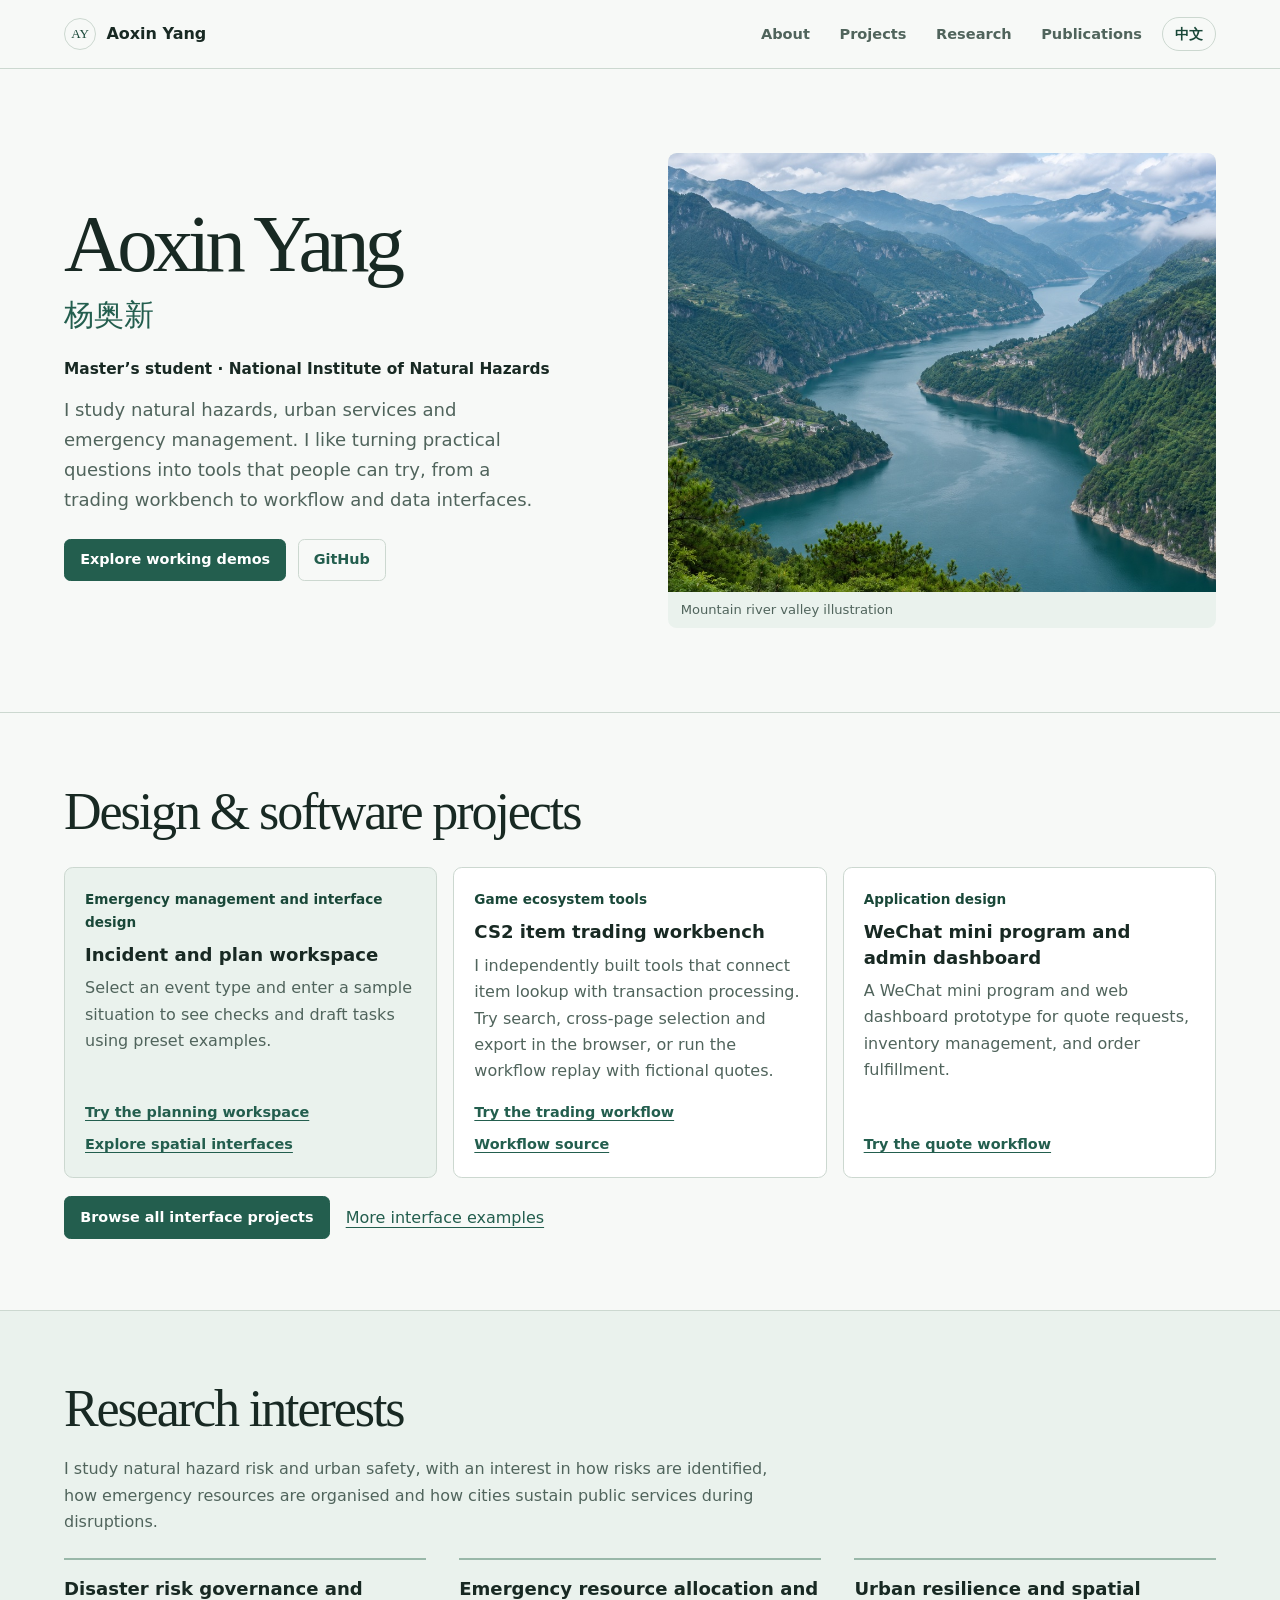
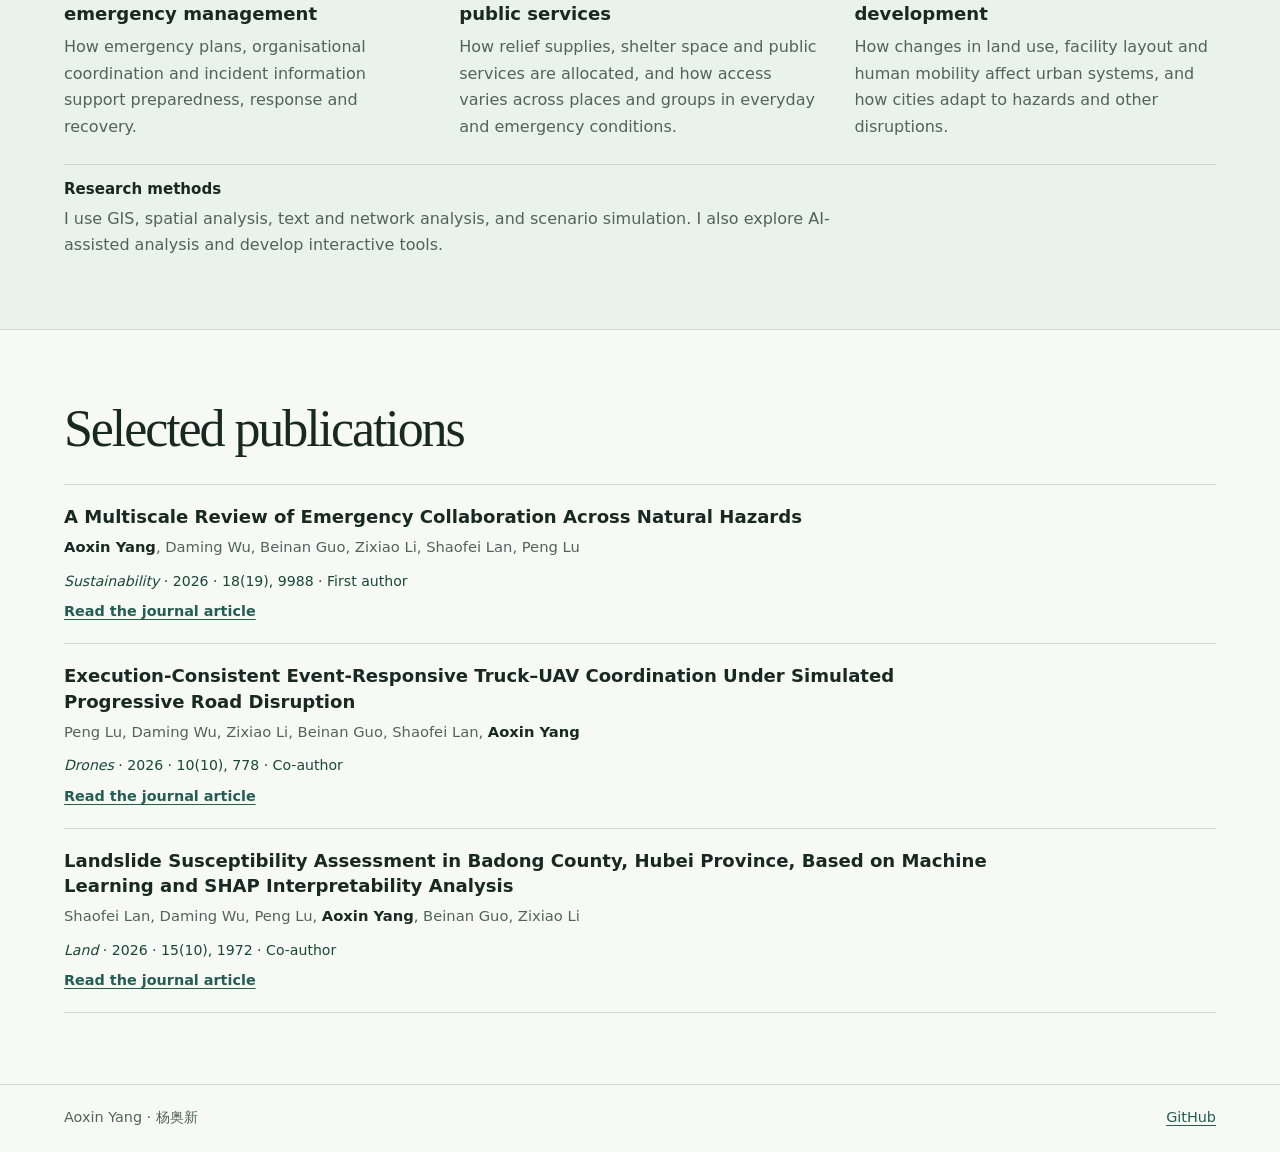
<file: index.html>
<!doctype html>
<html lang="en">
<head>
  <meta charset="utf-8">
  <meta name="viewport" content="width=device-width, initial-scale=1">
  <meta name="theme-color" content="#f7f9f7">
  <meta name="description" content="Aoxin Yang (杨奥新). Software projects, spatial analysis and emergency management.">
  <title>Aoxin Yang · 杨奥新</title>
  <style>
    :root {
      color-scheme: light;
      --paper: #f7f9f7;
      --ink: #182923;
      --muted: #50645c;
      --green: #235e4e;
      --green-dark: #194738;
      --line: #ccd8d0;
      --wash: #eaf2ed;
      --serif: Georgia, 'Songti SC', 'Noto Serif CJK SC', serif;
      --sans: system-ui, -apple-system, 'PingFang SC', 'Microsoft YaHei', sans-serif;
    }
    *, *::before, *::after { box-sizing: border-box; }
    body { margin: 0; background: var(--paper); color: var(--ink); font: 1rem/1.65 var(--sans); }
    a { color: var(--green); text-underline-offset: .23em; }
    a:hover { color: var(--green-dark); }
    :focus-visible { outline: solid 2px var(--green); outline-offset: 4px; }
    h1, h2, h3, p, figure { margin: 0; }
    h1, h2 { font-family: var(--serif); font-weight: 400; line-height: 1.08; }
    h2 { font-size: clamp(2.1rem, 4.3vw, 3.25rem); letter-spacing: -.04em; }
    h3 { font-size: 1.13rem; line-height: 1.4; font-weight: 650; }
    section[id] { scroll-margin-top: 5.5rem; }
    .wrap { width: min(calc(100% - 3rem), 72rem); margin-inline: auto; }
    .jump { position: absolute; z-index: 10; top: .5rem; left: .5rem; padding: .55rem .8rem; background: white; transform: translateY(-170%); }
    .jump:focus { transform: none; }
    .top { position: sticky; top: 0; z-index: 3; background: var(--paper); border-bottom: 1px solid var(--line); }
    .bar { display: flex; min-height: 4.25rem; align-items: center; justify-content: space-between; gap: 1.25rem; }
    .mark { display: flex; align-items: center; gap: .65rem; color: var(--ink); text-decoration: none; font-weight: 650; white-space: nowrap; }
    .mark span { display: grid; place-items: center; width: 2rem; height: 2rem; border: 1px solid var(--line); border-radius: 50%; color: var(--green-dark); font: .82rem var(--serif); }
    nav { display: flex; align-items: center; gap: clamp(.8rem, 2.6vw, 1.85rem); margin-left: auto; }
    nav a { text-decoration: none; color: var(--muted); font-size: .91rem; font-weight: 600; }
    nav a:hover { text-decoration: underline; }
    .language { background: transparent; border: 1px solid var(--line); border-radius: 999px; color: var(--green-dark); font: 600 .88rem var(--sans); padding: .4rem .75rem; cursor: pointer; white-space: nowrap; }
    .language:hover { background: var(--wash); }
    .hero { display: grid; grid-template-columns: 1fr 1.04fr; align-items: center; gap: clamp(2rem, 6vw, 5.5rem); padding-block: clamp(3rem, 6.6vw, 5.75rem); }
    .hero h1 { font-size: clamp(3.05rem, 6.3vw, 6rem); letter-spacing: -.061em; }
    .other-name { margin-top: .4rem; font: 400 clamp(1.25rem, 2.5vw, 1.9rem) / 1.4 var(--serif); color: var(--green); }
    .affiliation { margin-top: 1.3rem; color: var(--ink); font-size: .96rem; font-weight: 650; }
    .intro { margin-top: .8rem; max-width: 43ch; color: var(--muted); font-size: clamp(1rem, 1.6vw, 1.13rem); }
    .actions { display: flex; align-items: center; flex-wrap: wrap; gap: .7rem; margin-top: 1.5rem; }
    .button { display: inline-flex; align-items: center; min-height: 2.65rem; padding: .53rem .95rem; border: 1px solid var(--green); border-radius: .4rem; color: #fff; background: var(--green); font-size: .9rem; font-weight: 650; text-decoration: none; }
    .button:hover { background: var(--green-dark); color: #fff; }
    .button.light { background: transparent; color: var(--green); border-color: var(--line); }
    .button.light:hover { background: var(--wash); border-color: var(--green); }
    .terrain { overflow: hidden; border-radius: .55rem; background: var(--wash); }
    .terrain img { display: block; aspect-ratio: 5 / 4; width: 100%; height: auto; object-fit: cover; object-position: 55% 48%; }
    .terrain figcaption { padding: .45rem .8rem; color: var(--muted); font-size: .82rem; }
    .band { border-block: 1px solid var(--line); background: var(--wash); }
    .section { padding-block: clamp(2.75rem, 5.5vw, 4.6rem); }
    .section h2 { margin-bottom: 1.7rem; }
    .topics { display: grid; grid-template-columns: repeat(3, minmax(0, 1fr)); gap: 1.4rem 2.1rem; }
    .topics article { border-top: 2px solid #99b8a9; padding-top: 1rem; }
    .research-intro { margin: -.5rem 0 1.4rem; max-width: 70ch; color: var(--muted); }
    .research-methods { border-top: 1px solid var(--line); margin-top: 1.5rem; padding-top: .9rem; }
    .research-methods h3 { font-size: .94rem; margin-bottom: .35rem; }
    .research-methods p { color: var(--muted); max-width: 79ch; }
    .topics p, .project p, .paper details p { color: var(--muted); margin-top: .5rem; }
    .paper { padding: 1.2rem 0; border-bottom: 1px solid var(--line); }
    .paper:first-of-type { border-top: 1px solid var(--line); }
    .paper h3 { margin-bottom: .36rem; max-width: 74ch; }
    .paper-meta { color: var(--green-dark); font-size: .88rem; }
    .paper .paper-actions { margin-top: .45rem; }
    .paper-title, .authors { overflow-wrap: anywhere; }
    .authors { color: var(--muted); font-size: .92rem; margin-block: .15rem .65rem; }
    .authors strong { color: var(--ink); }
    .paper-actions { display: flex; gap: 1rem; align-items: baseline; font-size: .9rem; }
    .paper-actions a { font-weight: 650; }
    details { margin-top: .45rem; max-width: 82ch; color: var(--green); }
    summary { cursor: pointer; width: fit-content; font-size: .9rem; font-weight: 650; }
    details p { font-size: .95rem; }
    .projects { border-top: 1px solid var(--line); }
    .project-grid { display: grid; grid-template-columns: repeat(3, minmax(0, 1fr)); gap: 1rem; }
    .project { display: flex; flex-direction: column; padding: 1.25rem; background: #fff; border: 1px solid var(--line); border-radius: .55rem; }
    .project.featured { background: var(--wash); }
    .project-type { margin-bottom: .55rem; color: var(--green-dark); font-size: .85rem; font-weight: 650; }
    .project .actions { margin-top: auto; padding-top: 1rem; gap: .55rem .9rem; font-size: .9rem; font-weight: 650; }
    .project-footer { margin-top: 1.15rem; gap: .6rem 1rem; }
    footer { border-top: 1px solid var(--line); }
    .foot { display: flex; justify-content: space-between; gap: 1rem; padding-block: 1.35rem; font-size: .9rem; color: var(--muted); }
    :lang(zh-CN) h1, :lang(zh-CN) h2 { letter-spacing: -.025em; }
    @media (max-width: 780px) {
      .hero { gap: 2.3rem; }
      .topics, .project-grid { grid-template-columns: repeat(2, minmax(0, 1fr)); }
    }
    @media (max-width: 600px) {
      .wrap { width: calc(100% - 2rem); }
      .bar { gap: .55rem; flex-wrap: wrap; padding-top: .6rem; }
      nav { order: 1; width: 100%; margin: 0; gap: .65rem 1.15rem; padding: .2rem 0 .58rem; flex-wrap: wrap; }
      section[id] { scroll-margin-top: 6.5rem; }
      .hero { grid-template-columns: 1fr; }
      .terrain img { aspect-ratio: 16 / 10; }
      .topics, .project-grid { grid-template-columns: 1fr; }
    }
  </style>
</head>
<body>
  <a class="jump" href="#main" data-zh="跳到正文">Skip to content</a>
  <header class="top" id="top">
    <div class="bar wrap">
      <a class="mark" href="#about"><span aria-hidden="true">AY</span> Aoxin Yang</a>
      <nav aria-label="Primary navigation">
        <a href="#about" data-zh="简介">About</a>
        <a href="#projects" data-zh="作品">Projects</a>
        <a href="#research" data-zh="研究方向">Research</a>
        <a href="#publications" data-zh="发表">Publications</a>
      </nav>
      <button class="language" type="button" lang="zh-CN" hidden>中文</button>
    </div>
  </header>
  <main id="main">
    <section class="hero wrap" id="about" aria-labelledby="name">
      <div>
        <h1 id="name" data-zh="杨奥新">Aoxin Yang</h1>
        <p class="other-name" lang="zh-CN" data-zh="Aoxin Yang">杨奥新</p>
        <p class="affiliation" data-zh="硕士研究生 · 应急管理部国家自然灾害防治研究院">Master’s student · National Institute of Natural Hazards</p>
        <p class="intro" data-zh="我关注自然灾害、城市公共服务和应急管理，也喜欢把工作里的实际问题做成可以试用的工具。这里展示我做过的交易工作台、应用流程和交互界面。">I study natural hazards, urban services and emergency management. I like turning practical questions into tools that people can try, from a trading workbench to workflow and data interfaces.</p>
        <div class="actions">
          <a class="button" href="#projects" data-zh="查看可运行作品">Explore working demos</a>
          <a class="button light" href="https://github.com/YangAoxin">GitHub</a>
        </div>
      </div>
      <figure class="terrain">
        <img src="terrain.jpg" alt="" width="1200" height="800">
        <figcaption data-zh="山地河谷示意">Mountain river valley illustration</figcaption>
      </figure>
    </section>

    <div class="projects">
      <section class="section wrap" id="projects" aria-labelledby="projects-title">
        <h2 id="projects-title" data-zh="设计与开发作品">Design &amp; software projects</h2>
        <div class="project-grid">
          <article class="project featured">
            <div class="project-type" data-zh="应急管理与交互设计">Emergency management and interface design</div>
            <h3 data-zh="灾情与预案工作台">Incident and plan workspace</h3>
            <p data-zh="选择灾害类型并填写示例情况，查看待核实事项和任务草稿。演示使用预设情景和条目。">Select an event type and enter a sample situation to see checks and draft tasks using preset examples.</p>
            <div class="actions">
              <a href="projects.html#plan-workspace" data-project="plan-workspace" data-zh="体验预案工作台">Try the planning workspace</a>
              <a href="projects.html#urban" data-project="urban" data-zh="体验空间交互">Explore spatial interfaces</a>
            </div>
          </article>
          <article class="project">
            <div class="project-type" data-zh="游戏生态工具">Game ecosystem tools</div>
            <h3 data-zh="CS2 饰品交易工作台">CS2 item trading workbench</h3>
            <p data-zh="我独立开发了从饰品查询到交易处理的一套工具。网页演示提供搜索、跨页勾选和清单导出，开源示例用虚构报价回放交易流程。">I independently built tools that connect item lookup with transaction processing. Try search, cross-page selection and export in the browser, or run the workflow replay with fictional quotes.</p>
            <div class="actions">
              <a href="projects.html#cs2" data-project="cs2" data-zh="体验选品与上架">Try the trading workflow</a>
              <a href="https://github.com/YangAoxin/cs2-market-workbench" data-zh="查看工作流源码">Workflow source</a>
            </div>
          </article>
          <article class="project">
            <div class="project-type" data-zh="应用界面设计">Application design</div>
            <h3 data-zh="微信小程序与管理后台">WeChat mini program and admin dashboard</h3>
            <p data-zh="结合微信小程序与 Web 管理后台，探索询价、库存管理和订单履约流程。">A WeChat mini program and web dashboard prototype for quote requests, inventory management, and order fulfillment.</p>
            <div class="actions"><a href="projects.html#wechat" data-project="wechat" data-zh="体验询价与管理后台">Try the quote workflow</a></div>
          </article>
        </div>
        <div class="actions project-footer">
          <a class="button" href="projects.html" data-project="" data-zh="浏览全部界面作品">Browse all interface projects</a>
          <a href="https://yangaoxin.github.io/research-models-and-demos/" data-zh="打开更多界面示例">More interface examples</a>
        </div>
      </section>
    </div>
    <div class="band">
      <section class="section wrap" id="research" aria-labelledby="research-title">
        <h2 id="research-title" data-zh="研究方向">Research interests</h2>
        <p class="research-intro" data-zh="我关注自然灾害防治与城市安全，尤其是风险如何被识别、应急资源怎样组织，以及城市如何在受扰动时维持公共服务。">I study natural hazard risk and urban safety, with an interest in how risks are identified, how emergency resources are organised and how cities sustain public services during disruptions.</p>
        <div class="topics">
          <article>
            <h3 data-zh="灾害风险治理与应急管理">Disaster risk governance and emergency management</h3>
            <p data-zh="关注灾前准备、灾时响应与灾后恢复中，应急预案、组织协作和灾情信息如何衔接。">How emergency plans, organisational coordination and incident information support preparedness, response and recovery.</p>
          </article>
          <article>
            <h3 data-zh="应急资源配置与公共服务">Emergency resource allocation and public services</h3>
            <p data-zh="关注应急物资、避难空间和公共服务的配置，以及不同地区与人群在平时和灾时获得支持的机会。">How relief supplies, shelter space and public services are allocated, and how access varies across places and groups in everyday and emergency conditions.</p>
          </article>
          <article>
            <h3 data-zh="城市韧性与空间发展">Urban resilience and spatial development</h3>
            <p data-zh="关注土地利用、设施布局和人群流动的变化怎样影响城市运行，以及城市如何适应自然灾害等扰动。">How changes in land use, facility layout and human mobility affect urban systems, and how cities adapt to hazards and other disruptions.</p>
          </article>
        </div>
        <div class="research-methods">
          <h3 data-zh="研究方法">Research methods</h3>
          <p data-zh="使用地理信息系统（GIS）、空间分析、文本与网络分析和情景模拟，也在探索人工智能辅助分析与交互工具开发。">I use GIS, spatial analysis, text and network analysis, and scenario simulation. I also explore AI-assisted analysis and develop interactive tools.</p>
        </div>
      </section>
    </div>

    <section class="section wrap" id="publications" aria-labelledby="publications-title">
      <h2 id="publications-title" data-zh="代表性发表">Selected publications</h2>
      <article class="paper">
        <h3 class="paper-title" lang="en">A Multiscale Review of Emergency Collaboration Across Natural Hazards</h3>
        <p class="authors" lang="en"><strong>Aoxin Yang</strong>, Daming Wu, Beinan Guo, Zixiao Li, Shaofei Lan, Peng Lu</p>
        <p class="paper-meta"><i>Sustainability</i> · 2026 · 18(19), 9988 · <span data-zh="第一作者">First author</span></p>
        <div class="paper-actions"><a href="https://doi.org/10.3390/su18199988" data-zh="阅读期刊全文">Read the journal article</a></div>
      </article>
      <article class="paper">
        <h3 class="paper-title" lang="en">Execution-Consistent Event-Responsive Truck–UAV Coordination Under Simulated Progressive Road Disruption</h3>
        <p class="authors" lang="en">Peng Lu, Daming Wu, Zixiao Li, Beinan Guo, Shaofei Lan, <strong>Aoxin Yang</strong></p>
        <p class="paper-meta"><i>Drones</i> · 2026 · 10(10), 778 · <span data-zh="合著">Co-author</span></p>
        <div class="paper-actions"><a href="https://doi.org/10.3390/drones10100778" data-zh="阅读期刊全文">Read the journal article</a></div>
      </article>
      <article class="paper">
        <h3 class="paper-title" lang="en">Landslide Susceptibility Assessment in Badong County, Hubei Province, Based on Machine Learning and SHAP Interpretability Analysis</h3>
        <p class="authors" lang="en">Shaofei Lan, Daming Wu, Peng Lu, <strong>Aoxin Yang</strong>, Beinan Guo, Zixiao Li</p>
        <p class="paper-meta"><i>Land</i> · 2026 · 15(10), 1972 · <span data-zh="合著">Co-author</span></p>
        <div class="paper-actions"><a href="https://doi.org/10.3390/land15101972" data-zh="阅读期刊全文">Read the journal article</a></div>
      </article>
    </section>
  </main>
  <footer>
    <div class="foot wrap">
      <span>Aoxin Yang · <span lang="zh-CN">杨奥新</span></span>
      <a href="https://github.com/YangAoxin">GitHub</a>
    </div>
  </footer>
  <script>
    const switcher = document.querySelector('.language');
    const translations = [...document.querySelectorAll('[data-zh]')].map(element => ({
      element,
      en: element.textContent,
      zh: element.dataset.zh,
    }));
    let useChinese = new URL(location.href).searchParams.get('lang') === 'zh';
    switcher.hidden = false;
    function renderLanguage() {
      document.documentElement.lang = useChinese ? 'zh-CN' : 'en';
      document.querySelector('nav').setAttribute('aria-label', useChinese ? '站点导航' : 'Primary navigation');
      document.querySelector('.other-name').lang = useChinese ? 'en' : 'zh-CN';
      for (const { element, en, zh } of translations) {
        element.textContent = useChinese ? zh : en;
      }
      for (const link of document.querySelectorAll('[data-project]')) {
        const destination = new URL(link.getAttribute('href'), location.href);
        if (useChinese) destination.searchParams.set('lang', 'zh');
        else destination.searchParams.delete('lang');
        link.href = destination.href;
      }
      switcher.textContent = useChinese ? 'English' : '中文';
      switcher.lang = useChinese ? 'en' : 'zh-CN';
    }
    renderLanguage();
    switcher.addEventListener('click', () => {
      useChinese = !useChinese;
      renderLanguage();
    });
  </script>
</body>
</html>
</file>
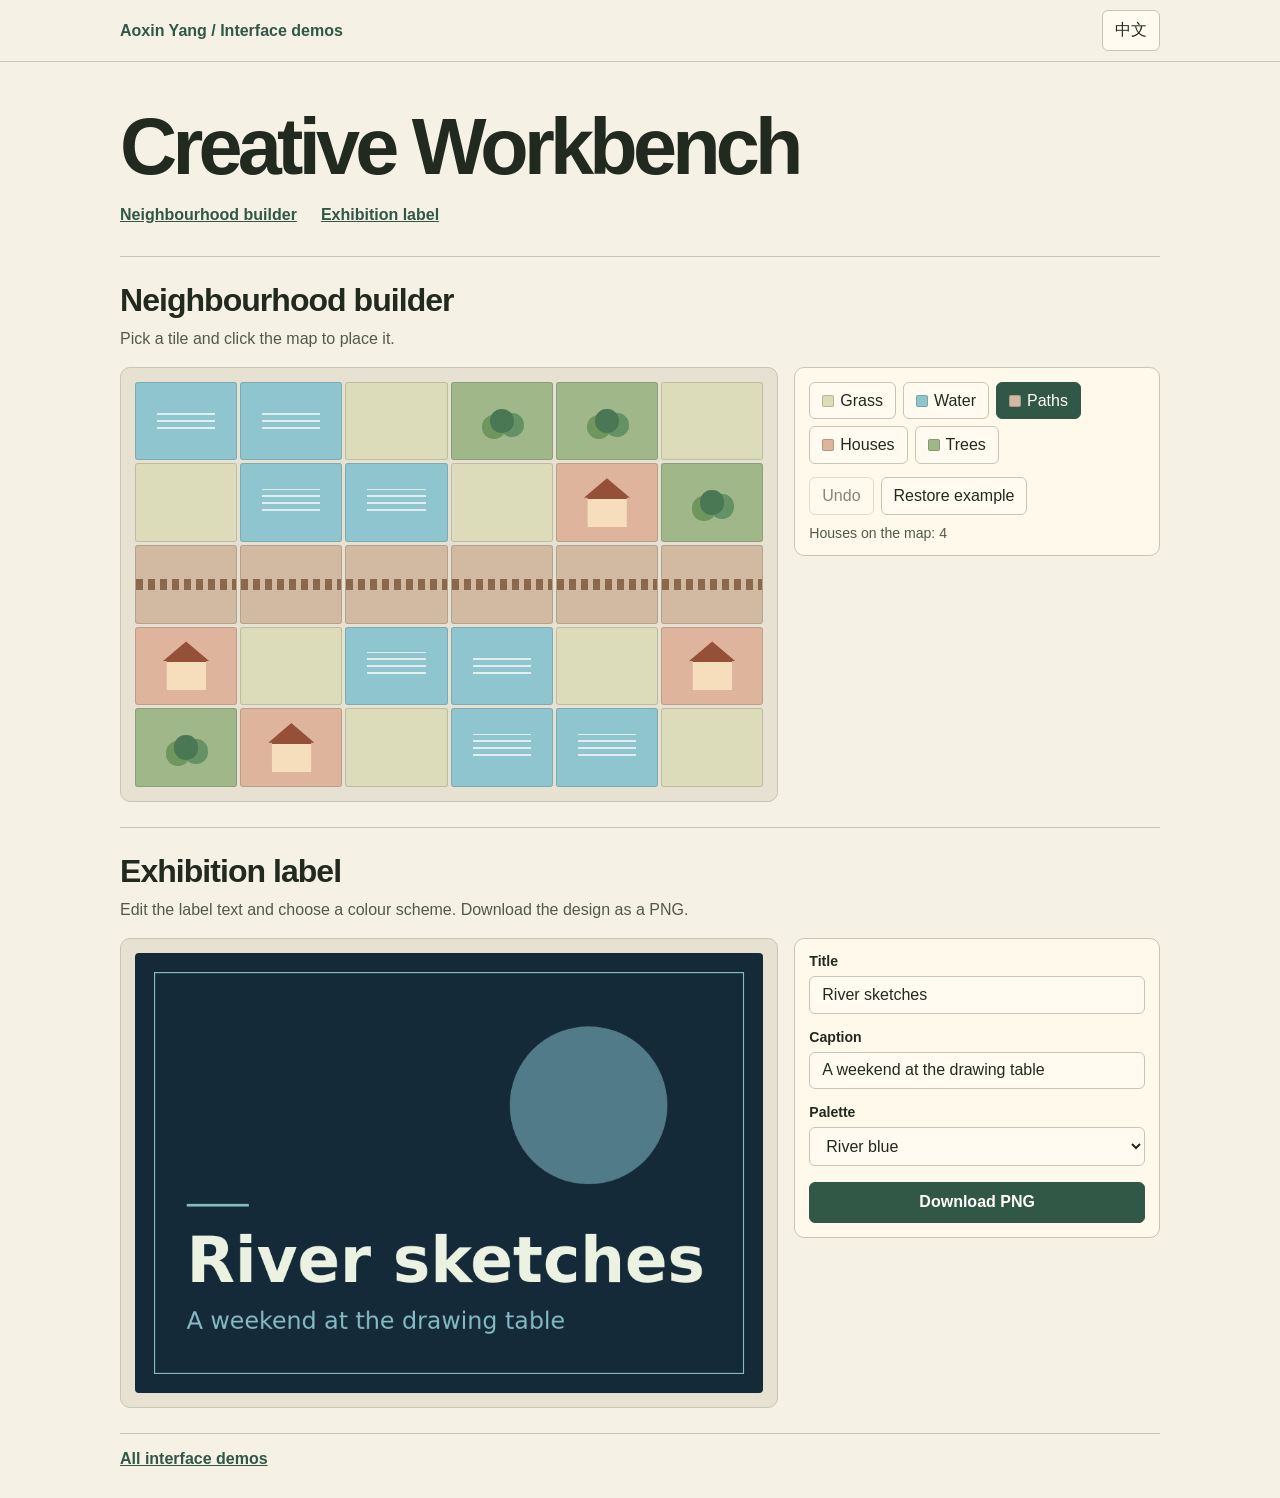
<file: demo-creative-workbench.html>
<!doctype html>
<html lang="en">
<head>
<meta charset="utf-8">
<meta name="viewport" content="width=device-width, initial-scale=1">
<title>Creative Workbench · Aoxin Yang</title>
<style>
:root {
  font-family: "Instrument Sans", -apple-system, BlinkMacSystemFont, "Segoe UI", "PingFang SC", sans-serif;
  color: #22291f;
  background: #f6f1e5;
  --edge: #c7c5b4;
  --green: #315746;
  --muted: #51594b;
}
* { box-sizing: border-box; }
body, h1, h2, p { margin: 0; }
.wrap { width: min(1040px, calc(100% - 44px)); margin-inline: auto; }
.site { border-bottom: 1px solid var(--edge); }
.top { min-height: 61px; display: flex; align-items: center; justify-content: space-between; gap: 12px; }
a { color: var(--green); font-weight: 700; }
.top a { text-decoration: none; }
.top a:hover { text-decoration: underline; }
button, input, select { font: inherit; }
button, .download { cursor: pointer; }
:focus-visible { outline: 3px solid #a64821; outline-offset: 3px; }
button, select, input {
  border: 1px solid var(--edge); border-radius: 6px; background: #fffbf1;
  color: #22291f; padding: .55rem .75rem;
}
button:disabled { cursor: default; opacity: .55; }
button:not(:disabled):hover { border-color: var(--green); }
.intro { padding: 46px 0 32px; }
h1 { font-size: clamp(2.5rem, 7vw, 4.95rem); line-height: .98; letter-spacing: -.06em; }
:lang(zh-CN) h1 { letter-spacing: -.035em; }
.intro nav { display: flex; flex-wrap: wrap; gap: 12px 24px; margin-top: 20px; }
.work { border-top: 1px solid var(--edge); padding: 25px 0; scroll-margin-top: 15px; }
.heading { margin-bottom: 16px; }
h2 { font-size: clamp(1.55rem, 4vw, 2rem); line-height: 1.17; letter-spacing: -.03em; }
.heading p { color: var(--muted); margin-top: 8px; line-height: 1.48; }
.work-grid { display: grid; grid-template-columns: minmax(0, 1.8fr) minmax(220px, 1fr); align-items: start; gap: 16px; }
.map-surface, .poster-surface { min-width: 0; padding: 14px; border-radius: 10px; background: #e7e1d2; border: 1px solid var(--edge); }
.board { display: grid; grid-template-columns: repeat(6,minmax(0,1fr)); gap: 3px; }
.tile {
  border: 1px solid #424a3e35; border-radius: 3px; aspect-ratio: 1.3;
  display: grid; place-items: center; position: relative; padding: 0;
}
.tile:focus-visible { z-index: 1; }
.tile:hover { filter: brightness(.92); }
.ground { background: #dddcba; }
.water { background: #8fc5cf; }
.water::after { content: ""; width: 58%; height: 35%; background: repeating-linear-gradient(0deg, transparent 0 5px,#e1eef1 5px 7px); }
.path { background: #d1baa1; }
.path::after { content: ""; width: 100%; height: 14%; background: repeating-linear-gradient(90deg,#8a684b 0 7px,transparent 7px 12px); }
.home { background: #dfb49c; }
.home::after { content: ""; width: 46%; height: 64%; background: linear-gradient(#945039 43%,#f6ddbb 43%); clip-path: polygon(50% 0,100% 40%,93% 40%,93% 100%,8% 100%,8% 40%,0 40%); }
.park { background: #9fb789; }
.park::after { content: ""; width: 24%; height: 32%; border-radius: 48%; background: #4b7854; box-shadow: 10px 4px #649265,-8px 6px #6e965d; }
.control { background: #fff9ec; border-radius: 10px; border: 1px solid var(--edge); padding: 14px; }
.palette { display: flex; flex-wrap: wrap; gap: 7px; }
.palette button { display: flex; align-items: center; gap: 6px; }
.palette button[aria-pressed="true"] { color: white; background: var(--green); border-color: var(--green); }
.chip { display: inline-block; width: 12px; height: 12px; border-radius: 2px; border: 1px solid #22291f35; }
.map-actions { display: flex; flex-wrap: wrap; gap: 7px; margin-top: 13px; }
.status { color: var(--muted); margin-top: 10px; font-size: .88rem; min-height: 1em; }
.poster-surface canvas { display: block; width: 100%; height: auto; border-radius: 4px; }
.fields { display: grid; gap: 7px; }
.fields label { font-size: .88rem; font-weight: 700; margin-top: 8px; }
.fields label:first-child { margin-top: 0; }
.fields input, .fields select { min-width: 0; width: 100%; }
.download {
  margin-top: 9px; border: 1px solid var(--green); color: white; background: var(--green);
  text-align: center; text-decoration: none; padding: .65rem .75rem; border-radius: 6px;
}
.download:hover { background: #233e32; }
.footer { border-top: 1px solid var(--edge); padding: 16px 0 30px; }
@media(max-width:700px) {
  .wrap { width: calc(100% - 30px); }
  .work-grid { grid-template-columns: minmax(0,1fr); }
  .work-grid .control { grid-row: 1; }
}

</style>

  <link rel="stylesheet" href="demo-showcase.css">
  <script src="demo-showcase.js" defer></script>
</head>
<body>
<header class="site">
  <div class="wrap top">
    <a href="interface-demos.html" data-en="Aoxin Yang / Interface demos" data-zh="杨奥新 / 交互作品">Aoxin Yang / Interface demos</a>
    <button type="button" id="language" lang="zh-CN">中文</button>
  </div>
</header>
<main class="wrap">
  <header class="intro">
    <h1 data-en="Creative Workbench" data-zh="创作工作台">Creative Workbench</h1>
    <nav aria-label="Workspaces" data-aria-en="Workspaces" data-aria-zh="工作台入口">
      <a href="#map" data-en="Neighbourhood builder" data-zh="街区拼搭">Neighbourhood builder</a>
      <a href="#poster" data-en="Exhibition label" data-zh="展签设计">Exhibition label</a>
    </nav>
  </header>
  <section data-focus-demo="map" id="map" class="work" aria-labelledby="map-title">
    <div class="heading">
      <h2 id="map-title" data-en="Neighbourhood builder" data-zh="街区拼搭">Neighbourhood builder</h2>
      <p data-en="Pick a tile and click the map to place it." data-zh="选一个地块类型，再点击地图铺设。">Pick a tile and click the map to place it.</p>
    </div>
    <div class="work-grid">
      <div class="map-surface"><div id="board" class="board" role="group" aria-label="Editable map" data-aria-en="Editable map" data-aria-zh="可编辑街区地图"></div></div>
      <div class="control">
        <div id="palette" class="palette" role="group" aria-label="Tile types" data-aria-en="Tile types" data-aria-zh="地块类型"></div>
        <div class="map-actions">
          <button type="button" id="undo" data-en="Undo" data-zh="撤销">Undo</button>
          <button type="button" id="reset" data-en="Restore example" data-zh="恢复示例">Restore example</button>
        </div>
        <p id="map-status" class="status" role="status"></p>
      </div>
    </div>
  </section>
  <section data-focus-demo="poster" id="poster" class="work" aria-labelledby="poster-title">
    <div class="heading">
      <h2 id="poster-title" data-en="Exhibition label" data-zh="展签设计">Exhibition label</h2>
      <p data-en="Edit the label text and choose a colour scheme. Download the design as a PNG." data-zh="改展签文字、切换配色，再把当前效果导出为 PNG。">Edit the label text and choose a colour scheme. Download the design as a PNG.</p>
    </div>
    <div class="work-grid">
      <div class="poster-surface"><canvas id="canvas" width="900" height="630" role="img" aria-label="Exhibition label preview" data-aria-en="Exhibition label preview" data-aria-zh="展签预览"></canvas></div>
      <div class="control fields">
        <label for="poster-name"><span data-en="Title" data-zh="展签标题">Title</span></label>
        <input id="poster-name" value="River sketches" maxlength="38">
        <label for="poster-caption"><span data-en="Caption" data-zh="副标题">Caption</span></label>
        <input id="poster-caption" value="A weekend at the drawing table" maxlength="55">
        <label for="poster-style"><span data-en="Palette" data-zh="配色">Palette</span></label>
        <select id="poster-style"></select>
        <a class="download" id="download" download="exhibition-label.png" data-en="Download PNG" data-zh="下载 PNG">Download PNG</a>
      </div>
    </div>
  </section>
</main>
<footer class="wrap footer"><a href="interface-demos.html" data-en="All interface demos" data-zh="全部交互作品">All interface demos</a></footer>
<script>
"use strict";

const get = id => document.getElementById(id);
let zh = new URLSearchParams(location.search).get("lang") === "zh";
const local = ([en, chinese]) => zh ? chinese : en;
const types = [
  ["ground", ["Grass", "草地"]],
  ["water", ["Water", "水面"]],
  ["path", ["Paths", "步道"]],
  ["home", ["Houses", "住宅"]],
  ["park", ["Trees", "树木"]],
];
const sample = [
  1, 1, 0, 4, 4, 0,
  0, 1, 1, 0, 3, 4,
  2, 2, 2, 2, 2, 2,
  3, 0, 1, 1, 0, 3,
  4, 3, 0, 1, 1, 0,
];
const columns = 6;
let map = [...sample];
let historyStack = [];
let brush = 2;

function button() {
  const item = document.createElement("button");
  item.type = "button";
  return item;
}

const picker = types.map(([kind], index) => {
  const item = button();
  const chip = document.createElement("span");
  chip.className = "chip " + kind;
  chip.setAttribute("aria-hidden", "true");
  const name = document.createElement("span");
  item.append(chip, name);
  item.addEventListener("click", () => {
    brush = index;
    renderMap();
  });
  get("palette").append(item);
  return item;
});

const tiles = map.map((_, index) => {
  const tile = button();
  tile.addEventListener("click", () => {
    if (map[index] === brush) return;
    historyStack.push([...map]);
    map[index] = brush;
    renderMap();
  });
  tile.addEventListener("keydown", event => {
    const directions = {ArrowLeft: -1, ArrowRight: 1, ArrowUp: -columns, ArrowDown: columns};
    if (!Object.hasOwn(directions, event.key)) return;
    event.preventDefault();
    const next = index + directions[event.key];
    tiles[next]?.focus();
  });
  get("board").append(tile);
  return tile;
});

function renderMap() {
  picker.forEach((item, index) => {
    item.lastElementChild.textContent = local(types[index][1]);
    item.setAttribute("aria-pressed", String(index === brush));
  });
  tiles.forEach((item, index) => {
    const [kind, names] = types[map[index]];
    const column = index % columns + 1;
    const row = Math.floor(index / columns) + 1;
    item.className = "tile " + kind;
    const position = local([`Row ${row}, column ${column}`, `第 ${row} 行，第 ${column} 列`]);
    item.setAttribute("aria-label", position + " · " + local(names));
  });
  const houses = map.filter(value => value === 3).length;
  get("map-status").textContent = local([`Houses on the map: ${houses}`, `地图上的住宅数：${houses}`]);
  get("undo").disabled = historyStack.length === 0;
}
get("undo").addEventListener("click", () => {
  if (!historyStack.length) return;
  map = historyStack.pop();
  renderMap();
});
get("reset").addEventListener("click", () => {
  if (map.every((item, index) => item === sample[index])) return;
  historyStack.push([...map]);
  map = [...sample];
  renderMap();
});

const palettes = [
  {names: ["River blue", "河岸蓝"], background: "#142a39", ink: "#ecf2e1", accent: "#85bbc5", shape: "#517b88"},
  {names: ["Clay red", "陶土红"], background: "#582d28", ink: "#fff2de", accent: "#f3ad92", shape: "#b36a59"},
  {names: ["Garden green", "庭院绿"], background: "#213c33", ink: "#f0f1d8", accent: "#b9d49d", shape: "#5f8c77"},
];
const canvas = get("canvas");
const context = canvas.getContext("2d");
const nameField = get("poster-name");
const caption = get("poster-caption");
const style = get("poster-style");
for (const [index] of palettes.entries()) {
  const option = document.createElement("option");
  option.value = String(index);
  style.append(option);
}

function fit(text, size, weight) {
  do {
    context.font = `${weight} ${size}px system-ui, sans-serif`;
    if (context.measureText(text).width <= 750) break;
    size -= 1;
  } while (size > 0);
}

function renderPoster() {
  const colour = palettes[Number(style.value)];
  context.fillStyle = colour.background;
  context.fillRect(0, 0, canvas.width, canvas.height);
  context.strokeStyle = colour.accent;
  context.lineWidth = 2;
  context.strokeRect(28, 28, canvas.width - 56, canvas.height - 56);
  context.fillStyle = colour.shape;
  context.beginPath();
  context.arc(650, 218, 113, 0, 2 * Math.PI);
  context.fill();
  context.fillStyle = colour.accent;
  context.fillRect(74, 359, 89, 4);
  const title = nameField.value.trim();
  context.fillStyle = colour.ink;
  fit(title, 98, 700);
  context.fillText(title, 74, 471);
  const subtitle = caption.value.trim();
  context.fillStyle = colour.accent;
  fit(subtitle, 34, 400);
  context.fillText(subtitle, 74, 538);
  get("download").href = canvas.toDataURL("image/png");
}

nameField.addEventListener("input", renderPoster);
caption.addEventListener("input", renderPoster);
style.addEventListener("change", renderPoster);

function renderLanguage() {
  document.documentElement.lang = zh ? "zh-CN" : "en";
  document.title = local(["Creative Workbench · Aoxin Yang", "创作工作台 · 杨奥新"]);
  document.querySelectorAll("[data-en]").forEach(node => {
    node.textContent = local([node.dataset.en, node.dataset.zh]);
  });
  document.querySelectorAll("[data-aria-en]").forEach(node => {
    node.setAttribute("aria-label", local([node.dataset.ariaEn, node.dataset.ariaZh]));
  });
  get("language").textContent = local(["中文", "English"]);
  get("language").lang = local(["zh-CN", "en"]);
  nameField.placeholder = local(["Enter a title", "输入标题"]);
  caption.placeholder = local(["Enter a caption", "输入副标题"]);
  Array.from(style.options).forEach((option, index) => {
    option.textContent = local(palettes[index].names);
  });
  document.querySelectorAll('a[href="interface-demos.html"], a[href="interface-demos.html?lang=zh"]').forEach(link => {
    link.setAttribute("href", zh ? "interface-demos.html?lang=zh" : "interface-demos.html");
  });
  renderMap();
  renderPoster();
}

get("language").addEventListener("click", () => {
  zh = !zh;
  renderLanguage();
});
renderLanguage();

</script>
</body>
</html>
</file>
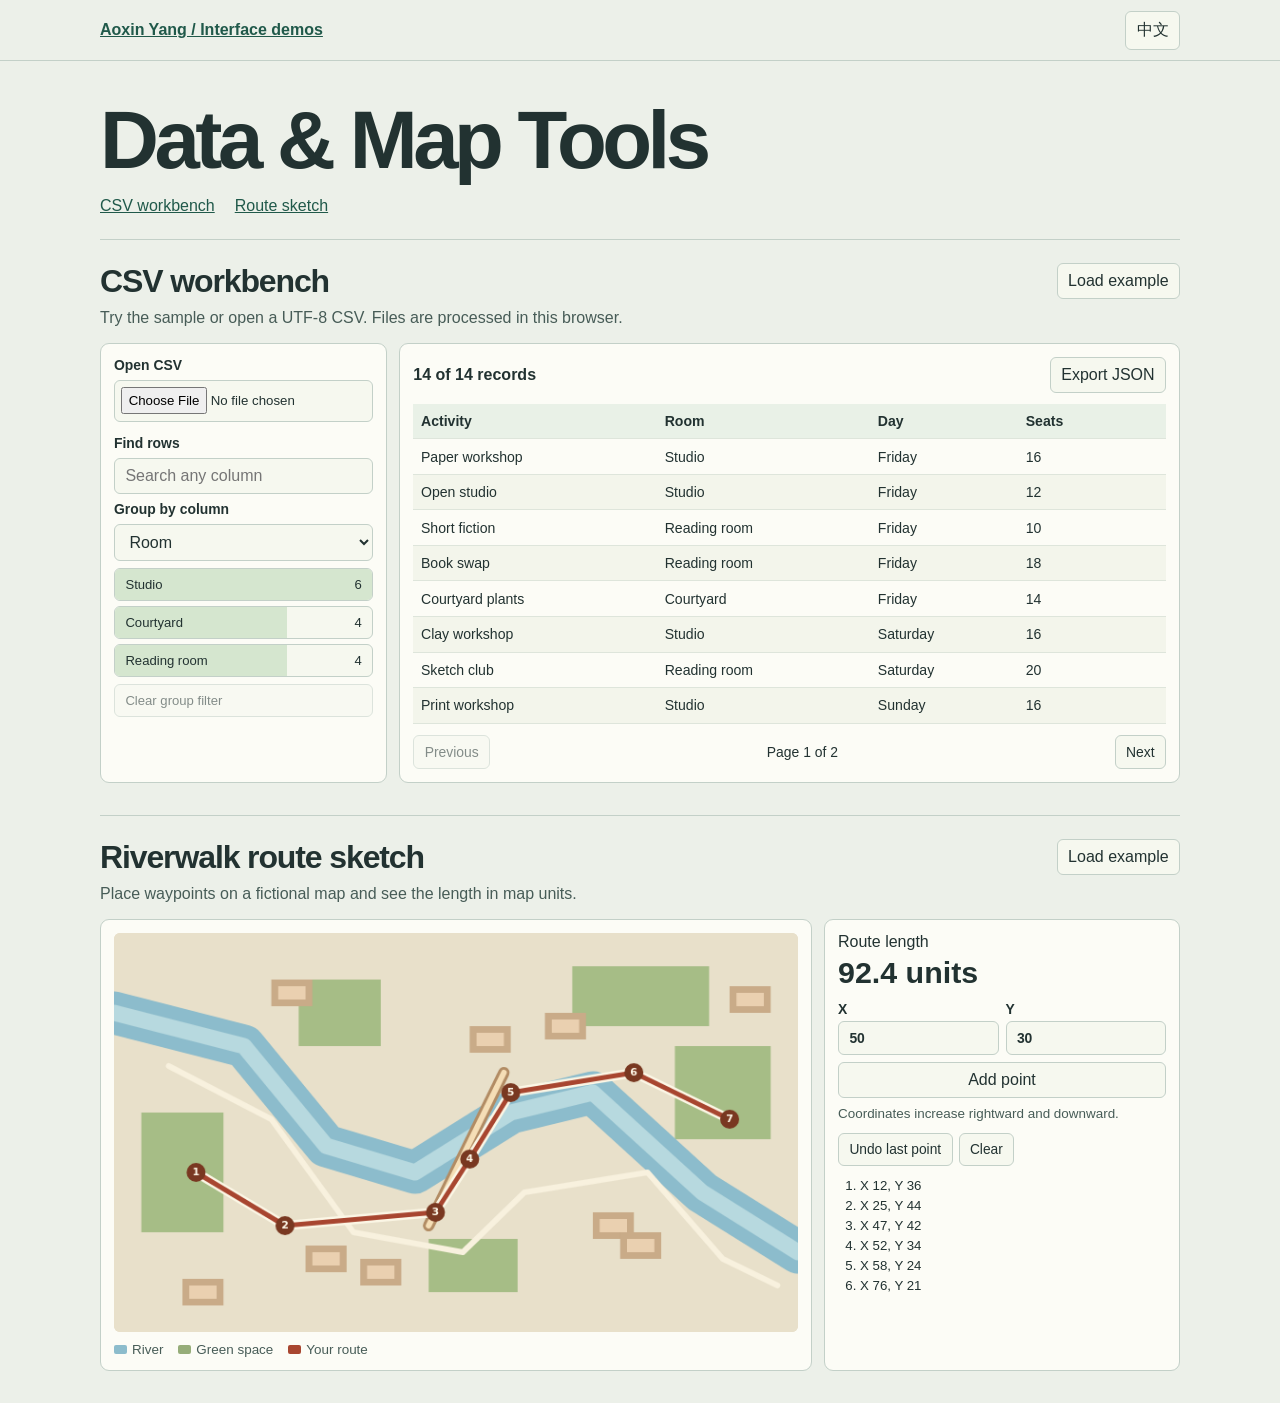
<file: demo-data-map-tools.html>
<!doctype html>
<html lang="en">
<head>
<meta charset="utf-8">
<meta name="viewport" content="width=device-width, initial-scale=1">
<title>Data &amp; Map Tools · Aoxin Yang</title>
<style>
:root{font-family:"Instrument Sans",-apple-system,BlinkMacSystemFont,"Segoe UI","PingFang SC",sans-serif;color:#223231;background:#ecf0e9;--line:#c3d0c8;--muted:#475c57;--leaf:#20594a;--paper:#fcfcf6}
*{box-sizing:border-box}
[hidden]{display:none!important}
body,h1,h2,p{margin:0}
.wrap{width:min(1080px,calc(100% - 42px));margin-inline:auto}
a{color:var(--leaf)}
button,input,select{font:inherit}
button,input,select{border:1px solid var(--line);border-radius:6px;background:#f6f8ef;padding:.5rem .65rem;color:inherit}
button:not(:disabled),input[type=file],select{cursor:pointer}
button:disabled{opacity:.55}
button:not(:disabled):hover{border-color:var(--leaf)}
:focus-visible{outline:2px solid #a34728;outline-offset:3px}
.mast{border-bottom:1px solid var(--line)}
.mast-inner{min-height:60px;display:flex;align-items:center;justify-content:space-between;gap:12px}
.mast a{font-weight:700}
.intro{padding:38px 0 24px}
h1{font-size:clamp(2.65rem,7vw,5.1rem);line-height:1;letter-spacing:-.055em}
:lang(zh-CN) h1{letter-spacing:-.025em}
.intro nav{display:flex;gap:20px;flex-wrap:wrap;margin-top:16px}
.tool{border-top:1px solid var(--line);padding:23px 0 32px;scroll-margin-top:12px}
.section-head{display:flex;align-items:start;justify-content:space-between;gap:12px;margin-bottom:14px}
h2{font-size:clamp(1.45rem,3.5vw,2rem);letter-spacing:-.035em}
.section-head p,.hint{color:var(--muted);line-height:1.45;margin-top:6px}
.section-head button{flex-shrink:0}
.data-layout{display:grid;grid-template-columns:minmax(210px,.92fr) minmax(0,2.5fr);gap:12px}
.route-layout{display:grid;grid-template-columns:minmax(0,2fr) minmax(240px,1fr);gap:12px}
.card{background:var(--paper);border:1px solid var(--line);border-radius:9px;padding:13px;min-width:0}
.filters{display:grid;align-content:start;gap:7px}
.filters label,.route-panel label{font-size:.87rem;font-weight:700}
.filters input,.filters select,.route-panel input{max-width:100%;min-width:0}
.filters input[type=file]{margin-bottom:6px;padding:.4rem;font-size:.83rem}
.filters input[type=file]::file-selector-button{max-width:100%;font:inherit;padding:.25rem .33rem}
.filters button#clear{font-size:.82rem;text-align:left}
.bars{display:grid;gap:5px}
.group-bar{text-align:left;position:relative;isolation:isolate;min-width:0;font-size:.82rem;display:flex;justify-content:space-between;gap:7px;overflow:hidden}
.group-bar[aria-pressed=true]{border-color:var(--leaf);font-weight:700}
.group-bar::before{content:"";position:absolute;z-index:-1;inset:0 auto 0 0;width:var(--bar);background:#d5e6cf}
.group-bar[aria-pressed=true]::before{background:#b5d4a5}
.group-bar span:first-child{max-width:100%;overflow:hidden;text-overflow:ellipsis;white-space:nowrap}
.table-head,.pagination{display:flex;align-items:center;justify-content:space-between;flex-wrap:wrap;gap:8px}
.table-view{overflow:auto;min-height:130px;margin:11px 0}
table{width:100%;border-collapse:collapse;font-size:.88rem}
thead{background:#e9f1e7;text-align:left}
th,td{border-bottom:1px solid #dee5db;padding:.58rem .48rem;vertical-align:top;min-width:72px;max-width:280px;overflow-wrap:anywhere}
tbody tr:nth-child(even){background:#f3f5eb}
.pagination{font-size:.87rem}
#error{color:#982f26;font-size:.91rem;margin-top:9px}
.map-card canvas{width:100%;display:block;border-radius:6px;cursor:crosshair;background:#e8e0ca}
.legend{display:flex;gap:15px;flex-wrap:wrap;margin-top:10px;color:var(--muted);font-size:.84rem}
.legend>span{display:flex;gap:5px;align-items:center}
.legend i{width:13px;height:9px;border-radius:2px}
.river{background:#8cbccc}.park{background:#96ad79}.way{background:#a84630}
.route-total output{display:block;font-size:1.9rem;font-weight:700;margin:.28rem 0 .65rem;font-variant-numeric:tabular-nums}
#coordinates{display:grid;grid-template-columns:1fr 1fr;gap:7px}
#coordinates label{display:grid;gap:4px}
#coordinates button{grid-column:1/-1}
.hint{font-size:.84rem}
.way-actions{display:flex;gap:6px;flex-wrap:wrap;margin-top:10px;font-size:.86rem}
#points{max-height:116px;overflow:auto;margin:10px 0 0;padding-left:22px;font-size:.83rem;line-height:1.5}
@media(max-width:700px){.wrap{width:calc(100% - 28px)}.data-layout,.route-layout{grid-template-columns:minmax(0,1fr)}.section-head{flex-wrap:wrap}.intro{padding:31px 0 20px}}

</style>

  <link rel="stylesheet" href="demo-showcase.css">
  <script src="demo-showcase.js" defer></script>
</head>
<body>
<header class="mast">
  <div class="wrap mast-inner">
    <a href="interface-demos.html" id="gallery" data-en="Aoxin Yang / Interface demos" data-zh="杨奥新 / 交互作品">Aoxin Yang / Interface demos</a>
    <button type="button" id="language" lang="zh-CN">中文</button>
  </div>
</header>
<main class="wrap">
  <header class="intro">
    <h1 data-en="Data &amp; Map Tools" data-zh="数据与地图工具">Data &amp; Map Tools</h1>
    <nav aria-label="Tools" data-aria-en="Tools" data-aria-zh="工具入口">
      <a href="#csv" data-en="CSV workbench" data-zh="CSV 工作台">CSV workbench</a>
      <a href="#route" data-en="Route sketch" data-zh="路线画板">Route sketch</a>
    </nav>
  </header>

  <section data-focus-demo="csv" id="csv" class="tool" aria-labelledby="csv-title">
    <div class="section-head">
      <div>
        <h2 id="csv-title" data-en="CSV workbench" data-zh="CSV 工作台">CSV workbench</h2>
        <p data-en="Try the sample or open a UTF‑8 CSV. Files are processed in this browser." data-zh="试用示例，或打开自己的 UTF‑8 CSV。文件只在当前浏览器内处理。">Try the sample or open a UTF‑8 CSV. Files are processed in this browser.</p>
      </div>
      <button type="button" id="sample" data-en="Load example" data-zh="载入示例">Load example</button>
    </div>
    <div class="data-layout">
      <aside class="card filters">
        <label for="file" data-en="Open CSV" data-zh="打开 CSV">Open CSV</label>
        <input type="file" id="file" accept=".csv,text/csv">
        <label for="search" data-en="Find rows" data-zh="搜索记录">Find rows</label>
        <input type="search" id="search" placeholder="Search any column" data-placeholder-en="Search any column" data-placeholder-zh="搜索任意列">
        <label for="group" data-en="Group by column" data-zh="按字段分组">Group by column</label>
        <select id="group"></select>
        <div id="bars" class="bars" role="group" aria-label="Filter by group" data-aria-en="Filter by group" data-aria-zh="按分组筛选"></div>
        <button type="button" id="clear" data-en="Clear group filter" data-zh="清除分组筛选">Clear group filter</button>
      </aside>
      <div class="card record-card">
        <div class="table-head">
          <strong id="rows-label"></strong>
          <button type="button" id="export" data-en="Export JSON" data-zh="导出 JSON">Export JSON</button>
        </div>
        <p id="error" role="alert" hidden></p>
        <div class="table-view" tabindex="0" role="region" aria-label="CSV table" data-aria-en="CSV table" data-aria-zh="CSV 数据表">
          <table id="data" aria-labelledby="rows-label"></table>
        </div>
        <div class="pagination">
          <button type="button" id="prev" data-en="Previous" data-zh="上一页">Previous</button>
          <span id="pages" role="status"></span>
          <button type="button" id="next" data-en="Next" data-zh="下一页">Next</button>
        </div>
      </div>
    </div>
  </section>

  <section data-focus-demo="route" id="route" class="tool" aria-labelledby="route-title">
    <div class="section-head">
      <div>
        <h2 id="route-title" data-en="Riverwalk route sketch" data-zh="滨河步行路线画板">Riverwalk route sketch</h2>
        <p data-en="Place waypoints on a fictional map and see the length in map units." data-zh="在虚构地图上点选途经点，查看路线长度（图上单位）。">Place waypoints on a fictional map and see the length in map units.</p>
      </div>
      <button type="button" id="route-sample" data-en="Load example" data-zh="载入示例">Load example</button>
    </div>
    <div class="route-layout">
      <div class="card map-card">
        <canvas id="map" width="720" height="420" role="img" aria-label="Fictional map with a river and footbridge" data-aria-en="Fictional map with a river and footbridge" data-aria-zh="有河流和步行桥的虚构地图"></canvas>
        <div class="legend">
          <span><i class="river"></i><span data-en="River" data-zh="河流">River</span></span>
          <span><i class="park"></i><span data-en="Green space" data-zh="绿地">Green space</span></span>
          <span><i class="way"></i><span data-en="Your route" data-zh="绘制路线">Your route</span></span>
        </div>
      </div>
      <aside class="card route-panel">
        <div class="route-total">
          <span data-en="Route length" data-zh="路线长度">Route length</span>
          <output id="length" aria-live="polite"></output>
        </div>
        <form id="coordinates">
          <label>X <input type="number" id="x" min="0" max="100" value="50" required></label>
          <label>Y <input type="number" id="y" min="0" max="60" value="30" required></label>
          <button type="submit" data-en="Add point" data-zh="添加点">Add point</button>
        </form>
        <p class="hint" data-en="Coordinates increase rightward and downward." data-zh="横坐标向右递增，纵坐标向下递增。">Coordinates increase rightward and downward.</p>
        <div class="way-actions">
          <button type="button" id="undo" data-en="Undo last point" data-zh="撤销末点">Undo last point</button>
          <button type="button" id="clear-map" data-en="Clear" data-zh="清空">Clear</button>
        </div>
        <ol id="points" aria-label="Waypoints" data-aria-en="Waypoints" data-aria-zh="途经点"></ol>
      </aside>
    </div>
  </section>
</main>
<script>
"use strict";

const $ = id => document.getElementById(id);
let chinese = new URLSearchParams(location.search).get("lang") === "zh";
const t = (en, zh) => chinese ? zh : en;
function node(tag, text = "") {
  const item = document.createElement(tag);
  item.textContent = text;
  return item;
}

function parseCSV(source) {
  const records = [];
  let row = [];
  let field = "";
  let mode = "start";
  const input = source.replace(/^\uFEFF/, "");

  function pushField() {
    row.push(field);
    field = "";
    mode = "start";
  }
  function pushRow() {
    pushField();
    if (row.length > 1 || row[0] !== "") records.push(row);
    row = [];
  }

  for (let i = 0; i < input.length; i += 1) {
    const char = input[i];
    if (mode === "quoted") {
      if (char !== '"') field += char;
      else if (input[i + 1] === '"') {
        field += '"';
        i += 1;
      } else mode = "closed";
      continue;
    }
    if (char === ",") pushField();
    else if (char === "\n" || char === "\r") {
      pushRow();
      if (char === "\r" && input[i + 1] === "\n") i += 1;
    } else if (char === '"' && mode === "start") mode = "quoted";
    else {
      if (mode === "closed" || char === '"') throw new Error("format");
      field += char;
      mode = "plain";
    }
  }
  if (mode === "quoted") throw new Error("format");
  if (row.length || field || mode === "closed") pushRow();

  const [header, ...rows] = records;
  if (!header?.length) throw new Error("format");
  const names = header.map(item => item.trim());
  if (names.some(item => !item) || new Set(names).size !== names.length ||
      rows.some(record => record.length !== names.length)) throw new Error("format");
  if (names.length > 35 || rows.length > 10000) throw new Error("limit");
  return {names, rows};
}

const exampleEn = `Activity,Room,Day,Seats
Paper workshop,Studio,Friday,16
Open studio,Studio,Friday,12
Short fiction,Reading room,Friday,10
Book swap,Reading room,Friday,18
Courtyard plants,Courtyard,Friday,14
Clay workshop,Studio,Saturday,16
Sketch club,Reading room,Saturday,20
Print workshop,Studio,Sunday,16
Sunday sketch,Courtyard,Sunday,22
Small concert,Courtyard,Saturday,24
Book repair,Studio,Sunday,12
Picture books,Reading room,Sunday,15
Pencil drawing,Studio,Saturday,18
Plant sketch,Courtyard,Sunday,12`;
const exampleZh = `活动,场地,日期,名额
纸艺手作,手作室,周五,16
开放工坊,手作室,周五,12
短篇共读,阅览室,周五,10
旧书交换,阅览室,周五,18
庭院植物角,庭院,周五,14
黏土小物,手作室,周六,16
速写小组,阅览室,周六,20
手工拓印,手作室,周日,16
周日写生,庭院,周日,22
庭院音乐会,庭院,周六,24
书籍修补,手作室,周日,12
绘本阅读,阅览室,周日,15
铅笔绘画,手作室,周六,18
植物写生,庭院,周日,12`;
const perPage = 8;
let dataset;
let searchRows = [];
let filteredRows = [];
let groupColumn = 1;
let selectedGroup = null;
let page = 0;
let usingSample = true;
let error = "";
let importId = 0;
const sortGroups = ([first, countA], [second, countB]) => countB - countA || first.localeCompare(second);
const normalize = text => text.normalize("NFKC").toLocaleLowerCase();

function setData(next, sample) {
  dataset = next;
  searchRows = next.rows.map(row => normalize(row.join("\n")));
  groupColumn = sample ? 1 : 0;
  usingSample = sample;
  selectedGroup = null;
  page = 0;
  $("search").value = "";
  error = "";
  renderData();
}

function renderGroups(rows) {
  const counts = new Map();
  for (const row of rows) {
    const key = row[groupColumn];
    counts.set(key, (counts.get(key) ?? 0) + 1);
  }
  const rankings = [...counts].sort(sortGroups);
  const visible = rankings.slice(0, 6);
  if (selectedGroup !== null && counts.has(selectedGroup) && !visible.some(([key]) => key === selectedGroup)) {
    visible.push([selectedGroup, counts.get(selectedGroup)]);
  }
  const bars = visible.map(([name, count]) => {
    const bar = node("button");
    bar.type = "button";
    bar.className = "group-bar";
    bar.setAttribute("aria-pressed", String(name === selectedGroup));
    bar.style.setProperty("--bar", (100 * count / rankings[0][1]) + "%");
    bar.append(node("span", name || t("(empty)", "（空白）")), node("span", String(count)));
    bar.addEventListener("click", () => {
      selectedGroup = selectedGroup === name ? null : name;
      page = 0;
      renderData();
      $("bars").children[visible.findIndex(([key]) => key === name)]?.focus({preventScroll:true});
    });
    return bar;
  });
  $("bars").replaceChildren(...bars);
}

function renderData() {
  $("group").replaceChildren(...dataset.names.map((name, index) => {
    const option = node("option", name);
    option.value = String(index);
    return option;
  }));
  $("group").value = String(groupColumn);
  const query = normalize($("search").value.trim());
  const searchedRows = dataset.rows.filter((_, index) => searchRows[index].includes(query));
  renderGroups(searchedRows);
  filteredRows = selectedGroup === null
    ? searchedRows : searchedRows.filter(row => row[groupColumn] === selectedGroup);
  const pages = Math.max(1, Math.ceil(filteredRows.length / perPage));
  page = Math.min(page, pages - 1);
  const header = node("thead");
  const headings = node("tr");
  headings.append(...dataset.names.map(label => {
    const cell = node("th", label);
    cell.scope = "col";
    return cell;
  }));
  header.append(headings);
  const body = node("tbody");
  for (const row of filteredRows.slice(page * perPage, (page + 1) * perPage)) {
    const line = node("tr");
    line.append(...row.map(value => node("td", value)));
    body.append(line);
  }
  if (!filteredRows.length) {
    const empty = node("td", t("No matching records.", "没有符合条件的记录。"));
    empty.colSpan = dataset.names.length;
    const line = node("tr");
    line.append(empty);
    body.append(line);
  }
  $("data").replaceChildren(header, body);
  $("rows-label").textContent = t(
    `${filteredRows.length} of ${dataset.rows.length} records`,
    `${filteredRows.length} / ${dataset.rows.length} 条记录`,
  );
  $("pages").textContent = t(`Page ${page + 1} of ${pages}`, `第 ${page + 1} / ${pages} 页`);
  $("prev").disabled = page === 0;
  $("next").disabled = page + 1 === pages;
  $("clear").disabled = selectedGroup === null;
  $("export").disabled = !filteredRows.length;
  $("error").hidden = !error;
  const limits = t("Use a file up to 1 MB, 35 columns and 10,000 records.", "文件需在 1 MB、35 列和 10,000 条记录以内。");
  const format = t("Use a UTF‑8 CSV with unique column titles and the same number of columns in every row.", "请选择 UTF‑8 CSV，首行列名需唯一，每条记录的列数需一致。");
  $("error").textContent = error === "limit" ? limits : error ? format : "";
}

function loadExample() {
  importId += 1;
  $("file").value = "";
  setData(parseCSV(t(exampleEn, exampleZh)), true);
}
$("sample").addEventListener("click", loadExample);
$("file").addEventListener("change", async () => {
  const file = $("file").files[0];
  if (!file) return;
  const id = ++importId;
  try {
    if (file.size > 1024 * 1024) throw new Error("limit");
    const contents = new TextDecoder("utf-8", {fatal:true}).decode(await file.arrayBuffer());
    if (id === importId) setData(parseCSV(contents), false);
  } catch (failure) {
    if (id !== importId) return;
    $("file").value = "";
    error = failure.message === "limit" ? "limit" : "format";
    renderData();
  }
});
$("search").addEventListener("input", () => { page = 0; renderData(); });
$("group").addEventListener("change", () => {
  groupColumn = Number($("group").value);
  selectedGroup = null;
  page = 0;
  renderData();
});
$("clear").addEventListener("click", () => { selectedGroup = null; page = 0; renderData(); });
$("prev").addEventListener("click", () => { page -= 1; renderData(); });
$("next").addEventListener("click", () => { page += 1; renderData(); });
$("export").addEventListener("click", () => {
  const records = filteredRows.map(row => Object.fromEntries(dataset.names.map((name, index) => [name, row[index]])));
  const url = URL.createObjectURL(new Blob([JSON.stringify(records, null, 2)], {type:"application/json"}));
  const download = node("a");
  download.href = url;
  download.download = "filtered-records.json";
  download.click();
  setTimeout(() => URL.revokeObjectURL(url), 5000);
});

const canvas = $("map");
const ctx = canvas.getContext("2d");
const mapHeight = 60;
const mapWidth = 100;
const river = [[0,12],[19,17],[31,32],[44,36],[58,27],[70,24],[86,39],[100,48]];
const banks = [[8,20],[23,28],[35,45],[51,48],[60,39],[78,36],[89,49],[97,53]];
const sampleRoute = [[12,36],[25,44],[47,42],[52,34],[58,24],[76,21],[90,28]];
let waypoints = sampleRoute.map(point => [...point]);
const screenX = x => x * canvas.width / mapWidth;
const screenY = y => y * canvas.height / mapHeight;

function path(points, colour, width) {
  if (!points.length) return;
  ctx.beginPath();
  ctx.moveTo(screenX(points[0][0]), screenY(points[0][1]));
  for (const [x,y] of points.slice(1)) ctx.lineTo(screenX(x), screenY(y));
  ctx.lineWidth = width;
  ctx.lineCap = "round";
  ctx.lineJoin = "round";
  ctx.strokeStyle = colour;
  ctx.stroke();
}
function rectangle(x, y, w, h, colour) {
  ctx.fillStyle = colour;
  ctx.fillRect(screenX(x), screenY(y), screenX(w), screenY(h));
}
function renderRoute() {
  rectangle(0, 0, mapWidth, mapHeight, "#e8e0ca");
  for (const [x,y,w,h] of [[4,27,12,18],[67,5,20,9],[46,46,13,8],[82,17,14,14],[27,7,12,10]]) {
    rectangle(x,y,w,h,"#a6bd86");
  }
  for (const [x,y] of [[28,47],[36,49],[70,42],[74,45],[63,12],[52,14],[23,7],[10,52],[90,8]]) {
    rectangle(x,y,6,4,"#c9ab88");
    rectangle(x+1,y+1,4,2,"#ead0b0");
  }
  path(river,"#8cbccc",45);
  path(river,"#b7d9df",17);
  path(banks,"#f8f1de",6);
  path([[46,44],[57,21]],"#b28c64",12);
  path([[46,44],[57,21]],"#f5deb6",6);
  path(waypoints,"#fcf7e6",10);
  path(waypoints,"#a84630",5);

  let length = 0;
  waypoints.forEach(([x,y], index) => {
    if (index) {
      const [previousX, previousY] = waypoints[index - 1];
      length += Math.hypot(x - previousX, y - previousY);
    }
    const px = Math.max(12, Math.min(canvas.width - 12, screenX(x)));
    const py = Math.max(12, Math.min(canvas.height - 12, screenY(y)));
    ctx.beginPath();
    ctx.arc(px, py, 10, 0, Math.PI * 2);
    ctx.fillStyle = "#793821";
    ctx.fill();
    ctx.fillStyle = "#fff9e9";
    ctx.font = "bold 11px system-ui";
    ctx.textAlign = "center";
    ctx.textBaseline = "middle";
    ctx.fillText(String(index + 1), px, py);
  });
  $("length").value = length.toFixed(1) + t(" units", " 图上单位");
  $("points").replaceChildren(...waypoints.map(([x,y]) => node("li", `X ${x}, Y ${y}`)));
  $("undo").disabled = !waypoints.length;
  $("clear-map").disabled = !waypoints.length;
}
function addPoint(x, y) {
  waypoints.push([x,y]);
  $("x").value = x;
  $("y").value = y;
  renderRoute();
}
canvas.addEventListener("click", event => {
  const rect = canvas.getBoundingClientRect();
  const x = Math.round(mapWidth * (event.clientX - rect.left) / rect.width);
  const y = Math.round(mapHeight * (event.clientY - rect.top) / rect.height);
  addPoint(Math.min(mapWidth, Math.max(0, x)), Math.min(mapHeight, Math.max(0, y)));
});
$("coordinates").addEventListener("submit", event => {
  event.preventDefault();
  addPoint($("x").valueAsNumber, $("y").valueAsNumber);
});
$("undo").addEventListener("click", () => { waypoints.pop(); renderRoute(); });
$("clear-map").addEventListener("click", () => { waypoints = []; renderRoute(); });
$("route-sample").addEventListener("click", () => {
  waypoints = sampleRoute.map(point => [...point]);
  renderRoute();
});

function renderLanguage() {
  document.documentElement.lang = t("en","zh-CN");
  document.title = t("Data & Map Tools · Aoxin Yang","数据与地图工具 · 杨奥新");
  for (const element of document.querySelectorAll("[data-en]")) {
    element.textContent = t(element.dataset.en,element.dataset.zh);
  }
  for (const element of document.querySelectorAll("[data-aria-en]")) {
    element.setAttribute("aria-label",t(element.dataset.ariaEn,element.dataset.ariaZh));
  }
  $("search").placeholder = t($("search").dataset.placeholderEn,$("search").dataset.placeholderZh);
  $("language").textContent = t("中文","English");
  $("language").lang = t("zh-CN","en");
  const gallery = new URL($("gallery").href);
  if (chinese) gallery.searchParams.set("lang","zh");
  else gallery.searchParams.delete("lang");
  $("gallery").href = gallery.href;
  if (usingSample) loadExample();
  else renderData();
  renderRoute();
}
$("language").addEventListener("click", () => { chinese = !chinese; renderLanguage(); });
renderLanguage();

</script>
</body>
</html>
</file>
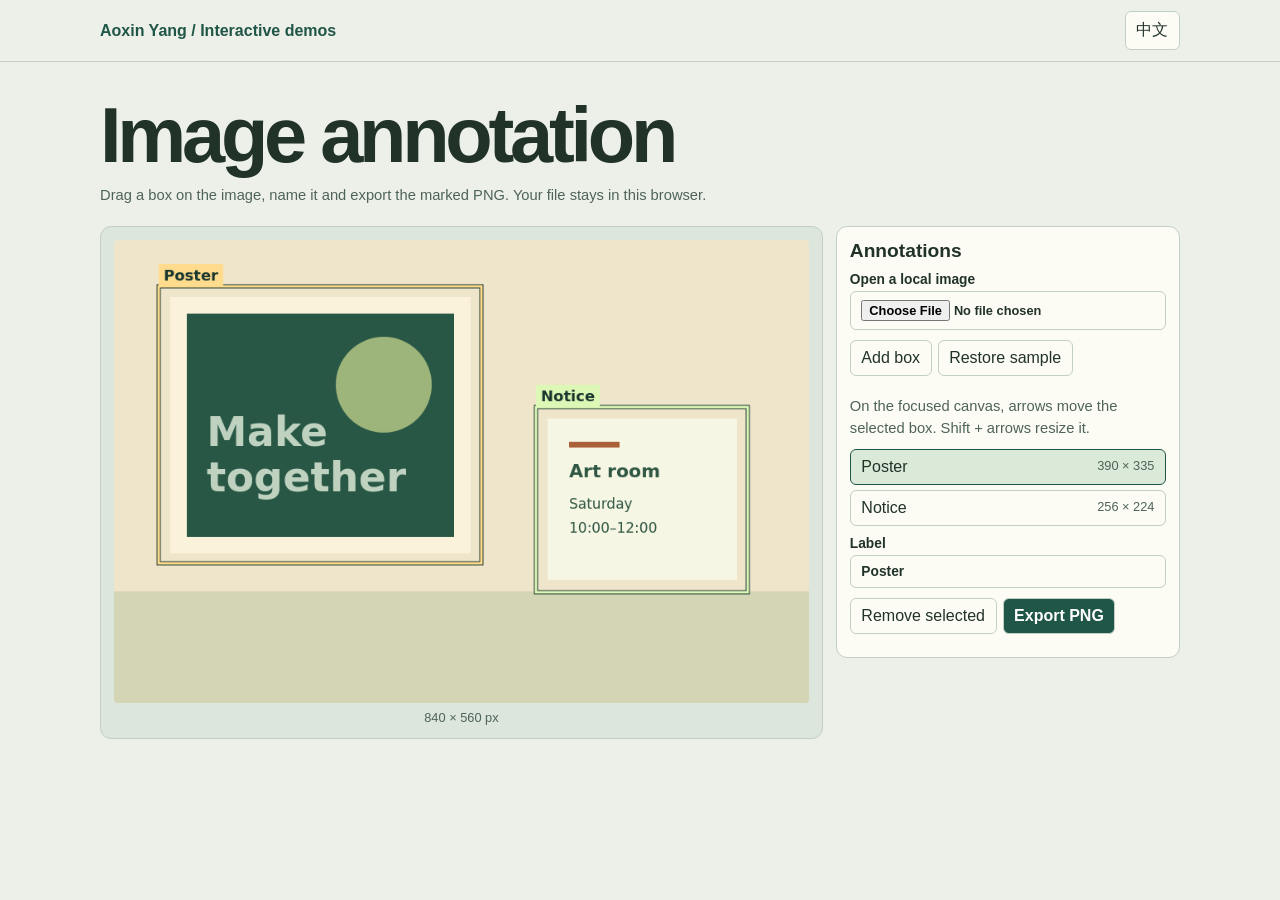
<file: demo-image-annotation.html>
<!doctype html>
<html lang="en">
<head>
<meta charset="utf-8">
<meta name="viewport" content="width=device-width,initial-scale=1">
<title>Image Annotation · Aoxin Yang</title>
<style>
:root{color-scheme:light;font-family:"Instrument Sans",-apple-system,BlinkMacSystemFont,"Segoe UI","PingFang SC",sans-serif;background:#edf0e8;color:#213229;--line:#c2d0c4;--green:#205647;--muted:#4e6359;--paper:#fcfcf4}
*{box-sizing:border-box}
[hidden]{display:none!important}
body,h1,h2,p{margin:0}
a{color:var(--green);font-weight:700}
.wrap{width:min(1080px,calc(100% - 44px));margin-inline:auto}
.site{border-bottom:1px solid var(--line)}
.site-inner{min-height:61px;display:flex;align-items:center;justify-content:space-between;gap:14px}
.site a{text-decoration:none}
.site a:hover{text-decoration:underline}
button,input,select{font:inherit;color:inherit}
button,input,select{border:1px solid var(--line);border-radius:6px;padding:.5rem .66rem;background:var(--paper)}
button:not(:disabled),select,input[type=file]{cursor:pointer}
button:hover:not(:disabled){border-color:var(--green)}
button:disabled{opacity:.55}
:focus-visible{outline:3px solid #ab552f;outline-offset:3px}
.intro{padding:35px 0 20px}
h1{font-size:clamp(2.55rem,6.8vw,4.85rem);line-height:1;letter-spacing:-.055em}
:lang(zh-CN) h1{letter-spacing:-.025em}
.intro p,.help,.description{color:var(--muted);line-height:1.5;font-size:.92rem;margin-top:9px}
.editor{display:grid;grid-template-columns:minmax(0,2.1fr) minmax(235px,1fr);gap:13px;align-items:start}
.board,.panel{border:1px solid var(--line);border-radius:11px;padding:13px;min-width:0;background:var(--paper)}
.board{background:#dce6dc;display:grid;justify-items:center;gap:7px}
canvas{display:block;width:100%;max-height:68svh;object-fit:contain;aspect-ratio:var(--ratio);touch-action:none;cursor:crosshair;border-radius:4px}
#canvas-shell{width:100%;max-height:68svh}
#canvas-shell canvas{height:auto;max-height:none}
.panel{display:grid;gap:10px}
.panel h2{font-size:1.2rem}
.panel label{display:grid;gap:4px;font-size:.86rem;font-weight:680}
.panel input{min-width:0;width:100%}
.panel input[type=file]{font-size:.8rem}
.panel input[type=file]::file-selector-button{font:inherit}
.rows{display:grid;gap:5px}
.mark{display:flex;justify-content:space-between;gap:8px;text-align:left;min-width:0}
.mark span:first-child{overflow-wrap:anywhere}
.mark[aria-pressed=true]{background:#dbead8;border-color:var(--green)}
.mark span+span{color:var(--muted);font-size:.8rem;white-space:nowrap}
.actions{display:flex;flex-wrap:wrap;gap:6px}
.export{background:var(--green);color:white;font-weight:730}
button.export:hover{background:#194738}
#feedback{font-size:.86rem;color:var(--muted)}
#feedback[data-error=true]{color:#922f22}
#source-size{font-size:.8rem;color:var(--muted)}
@media(max-width:740px){
 .wrap{width:calc(100% - 28px)}
 .editor{grid-template-columns:minmax(0,1fr)}
 .intro{padding:24px 0 14px}
}
</style>
</head>
<body>
<header class="site"><div class="wrap site-inner">
  <a id="back" href="interface-demos.html" data-en="Aoxin Yang / Interactive demos" data-zh="杨奥新 / 交互作品">Aoxin Yang / Interactive demos</a>
  <button type="button" id="language" lang="zh-CN">中文</button>
</div></header>
<main class="wrap">
  <header class="intro">
    <h1 data-en="Image annotation" data-zh="图片标注工作台">Image annotation</h1>
    <p data-en="Drag a box on the image, name it and export the marked PNG. Your file stays in this browser." data-zh="在图片上拖出标注框，添加标签后导出 PNG。图片在当前浏览器内处理。">Drag a box on the image, name it and export the marked PNG. Your file stays in this browser.</p>
  </header>
  <div class="editor">
    <section class="board" aria-label="Image preview" data-aria-en="Image preview" data-aria-zh="图片预览">
      <div id="canvas-shell">
        <canvas id="canvas" width="840" height="560" tabindex="0" aria-label="Image annotation canvas" data-aria-en="Image annotation canvas" data-aria-zh="图片标注画布" aria-describedby="canvas-help"></canvas>
      </div>
      <output id="source-size" aria-label="Image size" data-aria-en="Image size" data-aria-zh="图片尺寸"></output>
    </section>
    <section class="panel" aria-labelledby="controls">
      <h2 id="controls" data-en="Annotations" data-zh="标注">Annotations</h2>
      <label>
        <span data-en="Open a local image" data-zh="打开本地图片">Open a local image</span>
        <input type="file" id="file" accept="image/png,image/jpeg,image/webp,.png,.jpg,.jpeg,.webp">
      </label>
      <div class="actions">
        <button type="button" id="add" data-en="Add box" data-zh="添加标注框">Add box</button>
        <button type="button" id="sample" data-en="Restore sample" data-zh="恢复示例">Restore sample</button>
      </div>
      <p class="help" id="canvas-help" data-en="On the focused canvas, arrows move the selected box. Shift + arrows resize it." data-zh="聚焦画布后，方向键可移动选中的框，Shift 加方向键可调整尺寸。">On the focused canvas, arrows move the selected box. Shift + arrows resize it.</p>
      <div id="marks" class="rows" role="group" aria-label="Annotation boxes" data-aria-en="Annotation boxes" data-aria-zh="标注框列表"></div>
      <label>
        <span data-en="Label" data-zh="标签">Label</span>
        <input type="text" id="label" maxlength="42">
      </label>
      <div class="actions">
        <button type="button" id="remove" data-en="Remove selected" data-zh="删除选中框">Remove selected</button>
        <button type="button" id="export" class="export" data-en="Export PNG" data-zh="导出 PNG">Export PNG</button>
      </div>
      <p id="feedback" role="status"></p>
    </section>
  </div>
</main>
<script>
"use strict";

const el = id => document.getElementById(id);
let zh = new URLSearchParams(location.search).get("lang") === "zh";
const t = (en, chinese) => zh ? chinese : en;
const canvas = el("canvas");
const ctx = canvas.getContext("2d");
const maxSide = 2048;
const minSize = 14;
const defaultLabels = [["Poster", "展板"], ["Notice", "活动信息"]];
const sampleBoxes = [{x:54,y:56,w:390,h:335,sample:0},{x:510,y:202,w:256,h:224,sample:1}];
let image = null;
let boxes = [];
let selected = -1;
let drag = null;
let message = "";
let importSequence = 0;

const labelOf = box => box.sample === undefined ? box.label : t(...defaultLabels[box.sample]);
const fallbackLabel = index => t(`Box ${index + 1}`, `标注框 ${index + 1}`);
const clamp = (n, lower, upper) => Math.min(upper, Math.max(lower, n));

function sampleArt() {
  ctx.fillStyle = "#eee5ca";
  ctx.fillRect(0,0,840,560);
  ctx.fillStyle = "#d3d5b5";
  ctx.fillRect(0,425,840,135);
  ctx.fillStyle = "#faf2db";
  ctx.fillRect(68,69,363,310);
  ctx.fillStyle = "#285745";
  ctx.fillRect(88,89,323,270);
  ctx.fillStyle = "#9db47b";
  ctx.beginPath();
  ctx.arc(326,175,58,0,Math.PI*2);
  ctx.fill();
  ctx.fillStyle = "#bfd2c0";
  ctx.font = "bold 49px system-ui";
  ctx.fillText(t("Make", "周末"),112,249);
  ctx.fillText(t("together", "手作"),112,304);
  ctx.fillStyle = "#f6f6e5";
  ctx.fillRect(524,216,229,195);
  ctx.fillStyle = "#aa6139";
  ctx.fillRect(550,244,61,7);
  ctx.fillStyle = "#305743";
  ctx.font = "bold 22px system-ui";
  ctx.fillText(t("Art room", "社区手作室"),550,287);
  ctx.font = "17px system-ui";
  ctx.fillText(t("Saturday", "周六"),550,325);
  ctx.fillText("10:00–12:00",550,354);
}

function draw(markSelection = true) {
  ctx.clearRect(0,0,canvas.width,canvas.height);
  ctx.textAlign = "left";
  ctx.textBaseline = "alphabetic";
  if (image) ctx.drawImage(image,0,0,canvas.width,canvas.height);
  else sampleArt();

  const fontSize = Math.max(12, Math.round(Math.max(canvas.width,canvas.height) * .022));
  for (const [i,box] of boxes.entries()) {
    const active = markSelection && selected === i;
    const colour = active ? "#ffdc8d" : "#ddf7b7";
    const line = Math.max(2, Math.round(fontSize / 7));
    ctx.strokeStyle = "#18362d";
    ctx.lineWidth = line + 2;
    ctx.strokeRect(box.x,box.y,box.w,box.h);
    ctx.strokeStyle = colour;
    ctx.lineWidth = line;
    ctx.strokeRect(box.x,box.y,box.w,box.h);
    const label = labelOf(box) || fallbackLabel(i);
    ctx.font = `700 ${fontSize}px system-ui`;
    const available = Math.max(0,canvas.width - 8);
    const width = Math.min(available,ctx.measureText(label).width + 12);
    const left = Math.min(box.x,Math.max(0,canvas.width - width));
    const height = fontSize + 9;
    const top = box.y >= height ? box.y - height : box.y;
    ctx.fillStyle = colour;
    ctx.fillRect(left,top,width,height);
    if (width > 12) {
      ctx.fillStyle = "#18362d";
      ctx.fillText(label,left+6,top+fontSize+2,width-12);
    }
  }
  if (markSelection && drag?.box) {
    const box = drag.box;
    ctx.save();
    ctx.strokeStyle = "#102a22";
    ctx.lineWidth = 3;
    ctx.setLineDash([6,4]);
    ctx.strokeRect(box.x,box.y,box.w,box.h);
    ctx.restore();
  }
}

function renderFeedback() {
  const messages = {
    size: ["Choose a PNG, JPEG or WebP image up to 20 MB.", "请选择不超过 20 MB 的 PNG、JPEG 或 WebP 图片。"],
    invalid: ["This image could not be opened.", "无法打开这张图片。"],
    exported: ["PNG ready.", "PNG 已生成。"],
    failed: ["The PNG export could not be created.", "无法生成 PNG。"],
  };
  const feedback = el("feedback");
  feedback.textContent = message ? t(...messages[message]) : "";
  feedback.dataset.error = String(["size","invalid","failed"].includes(message));
}

function renderList() {
  el("marks").replaceChildren(...boxes.map((box,index) => {
    const button = document.createElement("button");
    button.type = "button";
    button.className = "mark";
    button.setAttribute("aria-pressed",String(index === selected));
    const text = document.createElement("span");
    text.textContent = labelOf(box) || fallbackLabel(index);
    const size = document.createElement("span");
    size.textContent = `${box.w} × ${box.h}`;
    button.append(text,size);
    button.addEventListener("click",() => {
      selected = index;
      render();
      el("marks").children[index]?.focus({preventScroll:true});
    });
    return button;
  }));
}

function render() {
  draw();
  renderList();
  const hasBox = selected >= 0;
  el("label").value = hasBox ? labelOf(boxes[selected]) : "";
  el("label").disabled = !hasBox;
  el("remove").disabled = !hasBox;
  el("source-size").value = `${canvas.width} × ${canvas.height} px`;
  renderFeedback();
}

function fitCanvas(width,height) {
  canvas.width = width;
  canvas.height = height;
  const ratio = width / height;
  canvas.style.setProperty("--ratio", String(ratio));
  el("canvas-shell").style.width = `min(100%, calc(68svh * ${ratio}))`;
}

function restoreSample() {
  importSequence += 1;
  el("file").value = "";
  image = null;
  drag = null;
  boxes = sampleBoxes.map(box => ({...box}));
  selected = 0;
  message = "";
  fitCanvas(840,560);
  render();
}

el("sample").addEventListener("click",restoreSample);
el("file").addEventListener("change",async () => {
  const file = el("file").files[0];
  if (!file) return;
  const id = ++importSequence;
  const knownImage = ["image/png","image/jpeg","image/webp"].includes(file.type);
  const supported = /\.(png|jpe?g|webp)$/i.test(file.name) && (!file.type || knownImage);
  if (file.size > 20 * 1024 * 1024 || !supported) {
    message = "size";
    el("file").value = "";
    renderFeedback();
    return;
  }
  const url = URL.createObjectURL(file);
  const loaded = new Image();
  loaded.src = url;
  try {
    await loaded.decode();
    if (id !== importSequence) return;
    const scale = Math.min(1,maxSide/Math.max(loaded.naturalWidth,loaded.naturalHeight));
    image = loaded;
    drag = null;
    boxes = [];
    selected = -1;
    message = "";
    fitCanvas(Math.max(1,Math.round(loaded.naturalWidth*scale)),Math.max(1,Math.round(loaded.naturalHeight*scale)));
    render();
  } catch {
    if (id === importSequence) {
      message = "invalid";
      el("file").value = "";
      renderFeedback();
    }
  } finally {
    URL.revokeObjectURL(url);
  }
});

function point(event) {
  const bounds = canvas.getBoundingClientRect();
  return {
    x:clamp(Math.round((event.clientX - bounds.left)*canvas.width/bounds.width),0,canvas.width),
    y:clamp(Math.round((event.clientY - bounds.top)*canvas.height/bounds.height),0,canvas.height),
  };
}
function rectangle(a,b) {
  return {x:Math.min(a.x,b.x),y:Math.min(a.y,b.y),w:Math.abs(a.x-b.x),h:Math.abs(a.y-b.y),label:""};
}
canvas.addEventListener("pointerdown",event => {
  if (event.button !== 0 || drag) return;
  canvas.setPointerCapture(event.pointerId);
  drag = {id:event.pointerId,start:point(event),box:null};
});
canvas.addEventListener("pointermove",event => {
  if (!drag || event.pointerId !== drag.id) return;
  drag.box = rectangle(drag.start,point(event));
  draw();
});
canvas.addEventListener("pointerup",event => {
  if (!drag || event.pointerId !== drag.id) return;
  const box = rectangle(drag.start,point(event));
  drag = null;
  if (box.w >= minSize && box.h >= minSize) {
    boxes.push(box);
    selected = boxes.length - 1;
  } else {
    const p = point(event);
    selected = boxes.findLastIndex(item => p.x >= item.x && p.y >= item.y && p.x <= item.x+item.w && p.y <= item.y+item.h);
  }
  render();
});
canvas.addEventListener("pointercancel",() => { drag = null; draw(); });

el("add").addEventListener("click",() => {
  const w = Math.max(1,Math.round(canvas.width/4));
  const h = Math.max(1,Math.round(canvas.height/4));
  boxes.push({x:Math.floor((canvas.width-w)/2),y:Math.floor((canvas.height-h)/2),w,h,label:""});
  selected = boxes.length - 1;
  render();
  canvas.focus({preventScroll:true});
});
canvas.addEventListener("keydown",event => {
  if (selected < 0) return;
  const movement = {ArrowLeft:[-1,0],ArrowRight:[1,0],ArrowUp:[0,-1],ArrowDown:[0,1]};
  const step = movement[event.key];
  if (!step) return;
  event.preventDefault();
  const delta = Math.max(1,Math.round(Math.max(canvas.width,canvas.height)*.006));
  const box = boxes[selected];
  const [dx,dy] = step.map(value => value*delta);
  if (event.shiftKey) {
    const maxW = canvas.width-box.x;
    const maxH = canvas.height-box.y;
    box.w = clamp(box.w+dx,Math.min(minSize,maxW),maxW);
    box.h = clamp(box.h+dy,Math.min(minSize,maxH),maxH);
  } else {
    box.x = clamp(box.x+dx,0,canvas.width-box.w);
    box.y = clamp(box.y+dy,0,canvas.height-box.h);
  }
  render();
});
el("label").addEventListener("input",() => {
  if (selected === -1) return;
  boxes[selected].label = el("label").value;
  delete boxes[selected].sample;
  draw();
  renderList();
});
el("remove").addEventListener("click",() => {
  if (selected < 0) return;
  boxes.splice(selected,1);
  selected = Math.min(selected,boxes.length-1);
  render();
});
el("export").addEventListener("click",() => {
  draw(false);
  canvas.toBlob(blob => {
    message = blob ? "exported" : "failed";
    renderFeedback();
    if (!blob) return;
    const url = URL.createObjectURL(blob);
    const download = document.createElement("a");
    download.download = "annotated-image.png";
    download.href = url;
    download.click();
    setTimeout(() => URL.revokeObjectURL(url),5000);
  },"image/png");
  draw();
});
function language() {
  document.documentElement.lang = t("en","zh-CN");
  document.title = t("Image Annotation · Aoxin Yang","图片标注工作台 · 杨奥新");
  document.querySelectorAll("[data-en]").forEach(node => { node.textContent = t(node.dataset.en,node.dataset.zh); });
  document.querySelectorAll("[data-aria-en]").forEach(node => { node.setAttribute("aria-label",t(node.dataset.ariaEn,node.dataset.ariaZh)); });
  el("language").textContent = t("中文","English");
  el("language").lang = t("zh-CN","en");
  const back = new URL(el("back").href);
  if (zh) back.searchParams.set("lang","zh");
  else back.searchParams.delete("lang");
  el("back").href = back.href;
  render();
}
el("language").addEventListener("click",() => { zh = !zh; language(); });
restoreSample();
language();
</script>
</body>
</html>
</file>
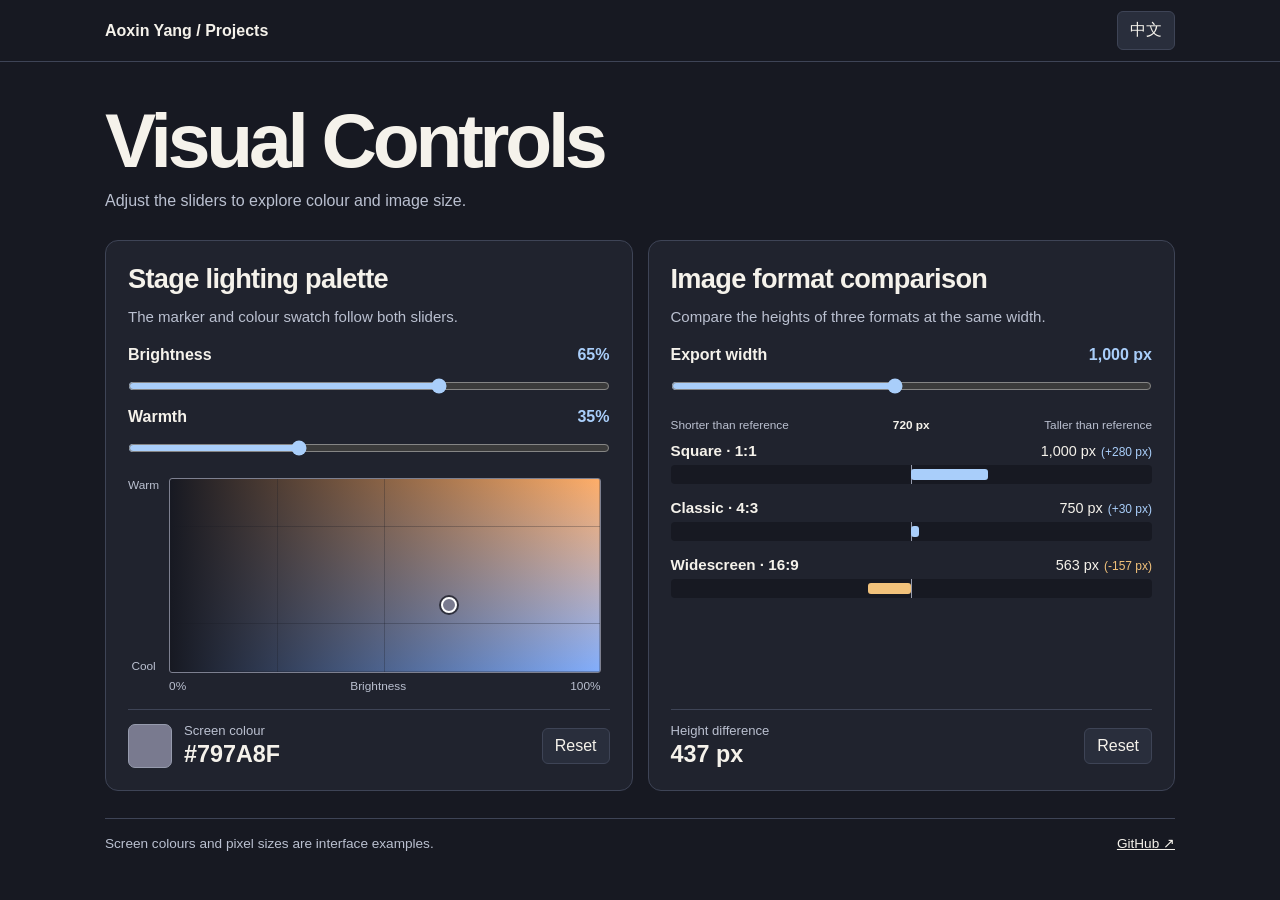
<file: demo-visual-controls.html>
<!doctype html>
<html lang="en">
<head>
  <meta charset="utf-8">
  <meta name="viewport" content="width=device-width, initial-scale=1">
  <title>Visual Controls · Aoxin Yang</title>
  <style>
:root {
  color-scheme: dark;
  font-family: "Instrument Sans", -apple-system, BlinkMacSystemFont, "Segoe UI", "PingFang SC", sans-serif;
  --page: #171922;
  --surface: #20232e;
  --edge: #3e4456;
  --ink: #f5f2eb;
  --muted: #bac0d0;
  --focus: #f8cb87;
  --positive: #a9cefa;
  --negative: #f2c27b;
}
* { box-sizing: border-box; }
body { margin: 0; background: var(--page); color: var(--ink); }
h1, h2, p { margin: 0; }
a { color: var(--ink); }
button, input { font: inherit; }
button, input[type="range"] { cursor: pointer; }
button {
  border: 1px solid var(--edge);
  border-radius: 6px;
  padding: .5rem .75rem;
  color: var(--ink);
  background: #292e3c;
}
button:hover { background: #383f50; }
button:focus-visible, a:focus-visible, input:focus-visible {
  outline: 2px solid var(--focus);
  outline-offset: 4px;
}
.wrap { width: min(1070px, calc(100% - 48px)); margin-inline: auto; }
.site { border-bottom: 1px solid var(--edge); }
.top, .footer { display: flex; justify-content: space-between; align-items: center; gap: 16px; }
.top { min-height: 61px; }
.brand { font-weight: 700; text-decoration: none; }
.brand:hover { text-decoration: underline; }
.intro { padding: 41px 0 27px; }
h1 { font-size: clamp(2.65rem, 6.7vw, 4.8rem); line-height: .98; letter-spacing: -.055em; }
:lang(zh-CN) h1 { letter-spacing: -.02em; }
.intro p, .section-title p { color: var(--muted); line-height: 1.5; margin-top: 11px; }
.demos { display: grid; grid-template-columns: repeat(2, minmax(0,1fr)); gap: 15px; }
.card {
  display: flex;
  flex-direction: column;
  background: var(--surface);
  border: 1px solid var(--edge);
  border-radius: 13px;
  min-width: 0;
  padding: 22px;
}
h2 { font-size: clamp(1.35rem, 3vw, 1.7rem); line-height: 1.15; letter-spacing: -.025em; }
.section-title p { font-size: .94rem; margin-bottom: 18px; }
.sliders { display: grid; gap: 7px; }
.sliders label { display: flex; align-items: baseline; justify-content: space-between; font-weight: 700; gap: 10px; }
output { font-variant-numeric: tabular-nums; }
.sliders output { color: var(--positive); min-width: 5ch; text-align: right; }
input[type="range"] { width: 100%; margin: 0; height: 30px; accent-color: #a9cefa; }
.colour-plot { display: grid; grid-template-columns: auto minmax(0,1fr); gap: 6px 10px; margin: 15px 9px 16px 0; }
.y-ticks, .x-ticks { display: flex; justify-content: space-between; color: var(--muted); font-size: .74rem; align-items: center; }
.y-ticks { flex-direction: column; }
.x-ticks { grid-column: 2; }
.colour-plane {
  --brightness: 65%;
  --vertical: 65%;
  position: relative;
  border: 1px solid #7d8090;
  border-radius: 3px;
  height: clamp(145px, 19vw, 195px);
  background:
    repeating-linear-gradient(to right, transparent 0, transparent calc(25% - 1px), #17192245 calc(25% - 1px), #17192245 25%),
    repeating-linear-gradient(to bottom, transparent 0, transparent calc(25% - 1px), #17192245 calc(25% - 1px), #17192245 25%),
    linear-gradient(to right,#171922,transparent),
    linear-gradient(to bottom,#ffae69,#82aefd);
}
.marker {
  position: absolute;
  width: 16px;
  height: 16px;
  left: var(--brightness);
  top: var(--vertical);
  transform: translate(-50%,-50%);
  background: var(--screen, #7e8ac2);
  border: 2px solid #fff;
  border-radius: 50%;
  box-shadow: 0 0 0 2px #171922c0;
}
.palette-result, .format-result {
  display: flex;
  align-items: center;
  gap: 12px;
  border-top: 1px solid var(--edge);
  padding-top: 13px;
  margin-top: auto;
}
.palette-result span, .format-result span { display: block; font-size: .82rem; color: var(--muted); margin-bottom: 3px; }
.palette-result output, .format-result output { display: block; font-size: 1.46rem; font-weight: 700; }
.palette-result .swatch { width: 44px; height: 44px; border-radius: 7px; background: var(--screen, #7e8ac2); border: 1px solid #969bad; margin: 0; }
.palette-result button, .format-result button { margin-left: auto; }
.scale-key {
  display: grid;
  grid-template-columns: 1fr auto 1fr;
  gap: 7px;
  align-items: center;
  color: var(--muted);
  font-size: .74rem;
  margin: 17px 0 10px;
}
.scale-key span:last-child { text-align: right; }
.scale-key strong { color: var(--ink); }
.format-row { margin-bottom: 15px; }
.format-head { display: flex; align-items: baseline; justify-content: space-between; gap: 6px; margin-bottom: 6px; }
.format-head strong { font-size: .95rem; }
.format-head .result { font-variant-numeric: tabular-nums; text-align: right; font-size: .9rem; }
.format-head small { margin-left: 5px; color: var(--muted); white-space: nowrap; }
.format-head small.above { color: var(--positive); }
.format-head small.below { color: var(--negative); }
.bar-track {
  position: relative;
  height: 19px;
  background: #171922;
  border-radius: 4px;
}
.bar-track::before { content: ""; position: absolute; width: 1px; inset: 0 auto 0 50%; background: #969bad; }
.bar {
  position: absolute;
  top: 4px;
  bottom: 4px;
  border-radius: 3px;
  width: var(--size);
  left: var(--offset);
  background: var(--positive);
}
.bar.below { background: var(--negative); }
.formats { padding-bottom: 4px; }
.footer {
  color: var(--muted); font-size: .85rem; line-height: 1.45;
  margin-top: 27px; padding-block: 15px; border-top: 1px solid var(--edge);
}
@media(max-width: 740px) {
  .wrap { width: calc(100% - 32px); }
  .demos { grid-template-columns: minmax(0,1fr); }
  .card { padding: 17px; }
}
@media(max-width: 360px) {
  .format-head { align-items: start; }
  .format-head small { display: block; margin-left: 0; }
}

</style>
  
  <link rel="stylesheet" href="demo-showcase.css">
  <script src="demo-showcase.js" defer></script>
</head>
<body>
  <header class="site">
    <div class="wrap top">
      <a class="brand" href="https://yangaoxin.github.io/projects.html" data-en="Aoxin Yang / Projects" data-zh="杨奥新 / 作品集">Aoxin Yang / Projects</a>
      <button id="language" type="button" lang="zh-CN">中文</button>
    </div>
  </header>
  <main class="wrap">
    <header class="intro">
      <h1 data-en="Visual Controls" data-zh="调参可视化">Visual Controls</h1>
      <p data-en="Adjust the sliders to explore colour and image size." data-zh="拖动滑块，探索灯光颜色和图像尺寸的变化。">Adjust the sliders to explore colour and image size.</p>
    </header>
    <div class="demos">
      <section data-focus-demo="light" class="card" aria-labelledby="light-heading">
        <div class="section-title">
          <h2 id="light-heading" data-en="Stage lighting palette" data-zh="舞台灯光配色">Stage lighting palette</h2>
          <p data-en="The marker and colour swatch follow both sliders." data-zh="图上定位点和色样随两个滑块同步变化。">The marker and colour swatch follow both sliders.</p>
        </div>
        <div class="sliders">
          <label for="brightness">
            <span data-en="Brightness" data-zh="亮度">Brightness</span>
            <output id="brightness-value" for="brightness">65%</output>
          </label>
          <input id="brightness" type="range" min="0" max="100" value="65">
          <label for="warmth">
            <span data-en="Warmth" data-zh="暖色比例">Warmth</span>
            <output id="warmth-value" for="warmth">35%</output>
          </label>
          <input id="warmth" type="range" min="0" max="100" value="35">
        </div>
        <div class="colour-plot" aria-hidden="true">
          <div class="y-ticks">
            <span data-en="Warm" data-zh="暖">Warm</span>
            <span data-en="Cool" data-zh="冷">Cool</span>
          </div>
          <div class="colour-plane" id="plane"><div class="marker"></div></div>
          <div class="x-ticks"><span>0%</span><span data-en="Brightness" data-zh="亮度">Brightness</span><span>100%</span></div>
        </div>
        <div class="palette-result">
          <span class="swatch" id="swatch" aria-hidden="true"></span>
          <div>
            <span data-en="Screen colour" data-zh="屏幕色值">Screen colour</span>
            <output id="colour" for="brightness warmth"></output>
          </div>
          <button id="reset-light" type="button" data-en="Reset" data-zh="重置">Reset</button>
        </div>
      </section>

      <section data-focus-demo="format" class="card" aria-labelledby="size-heading">
        <div class="section-title">
          <h2 id="size-heading" data-en="Image format comparison" data-zh="图像画幅对比">Image format comparison</h2>
          <p data-en="Compare the heights of three formats at the same width." data-zh="在相同宽度下，对比三种画幅的高度。">Compare the heights of three formats at the same width.</p>
        </div>
        <div class="sliders">
          <label for="width">
            <span data-en="Export width" data-zh="导出宽度">Export width</span>
            <output id="width-value" for="width">1,000 px</output>
          </label>
          <input id="width" type="range" min="480" max="1600" value="1000" step="10">
        </div>
        <div class="scale-key">
          <span data-en="Shorter than reference" data-zh="低于基准">Shorter than reference</span>
          <strong data-en="720 px" data-zh="720 px">720 px</strong>
          <span data-en="Taller than reference" data-zh="高于基准">Taller than reference</span>
        </div>
        <div id="formats" class="formats"></div>
        <div class="format-result">
          <div>
            <span data-en="Height difference" data-zh="最高与最低相差">Height difference</span>
            <output id="spread" for="width"></output>
          </div>
          <button id="reset-width" type="button" data-en="Reset" data-zh="重置">Reset</button>
        </div>
      </section>
    </div>
  </main>
  <footer class="wrap footer">
    <span data-en="Screen colours and pixel sizes are interface examples." data-zh="屏幕配色和像素尺寸均为界面演示示例。">Screen colours and pixel sizes are interface examples.</span>
    <a href="https://github.com/YangAoxin">GitHub ↗</a>
  </footer>
<script>
"use strict";

const get = (id) => document.getElementById(id);
let chinese = new URLSearchParams(location.search).get("lang") === "zh";
const label = (en, zh) => chinese ? zh : en;
const number = (n) => new Intl.NumberFormat(label("en", "zh-CN")).format(n);
const pixels = (n) => number(n) + " px";

const brightness = get("brightness");
const warmth = get("warmth");
const width = get("width");

function renderLight() {
  const light = brightness.valueAsNumber;
  const tint = warmth.valueAsNumber;
  const dark = [23, 25, 34];
  const cool = [130, 174, 253];
  const warm = [255, 174, 105];
  const digits = cool.map((channel, index) => {
    const tone = channel + (warm[index] - channel) * tint / 100;
    return Math.round(dark[index] + (tone - dark[index]) * light / 100).toString(16).padStart(2, "0");
  });
  const colour = "#" + digits.join("").toUpperCase();
  get("brightness-value").value = light + "%";
  get("warmth-value").value = tint + "%";
  brightness.setAttribute("aria-valuetext", light + "%");
  warmth.setAttribute("aria-valuetext", tint + "%");
  get("plane").style.setProperty("--brightness", light + "%");
  get("plane").style.setProperty("--vertical", (100 - tint) + "%");
  get("plane").style.setProperty("--screen", colour);
  get("swatch").style.setProperty("--screen", colour);
  get("colour").value = colour;
}

const baseline = 720;
const maxDifference = 880;
const formats = [
  ["Square", "方形", "1:1", 1],
  ["Classic", "标准横幅", "4:3", 4 / 3],
  ["Widescreen", "宽屏", "16:9", 16 / 9],
];

const rows = formats.map(() => {
  const row = document.createElement("div");
  row.className = "format-row";
  const heading = document.createElement("div");
  heading.className = "format-head";
  const title = document.createElement("strong");
  const result = document.createElement("span");
  result.className = "result";
  const height = document.createElement("span");
  const difference = document.createElement("small");
  result.append(height, difference);
  heading.append(title, result);
  const track = document.createElement("div");
  track.className = "bar-track";
  track.setAttribute("aria-hidden", "true");
  const bar = document.createElement("span");
  track.append(bar);
  row.append(heading, track);
  get("formats").append(row);
  return {title, height, difference, bar};
});

function renderFormats() {
  const imageWidth = width.valueAsNumber;
  get("width-value").value = pixels(imageWidth);
  width.setAttribute("aria-valuetext", pixels(imageWidth));

  const heights = formats.map((format) => Math.round(imageWidth / format[3]));
  rows.forEach(({title, height, difference, bar}, index) => {
    const [en, zh, aspect] = formats[index];
    const size = heights[index];
    const delta = size - baseline;
    const state = delta < 0 ? "below" : delta > 0 ? "above" : "same";
    const extent = 50 * Math.abs(delta) / maxDifference;
    title.textContent = label(en, zh) + " · " + aspect;
    height.textContent = pixels(size);
    difference.textContent = "(" + (delta > 0 ? "+" : "") + pixels(delta) + ")";
    difference.className = state;
    bar.className = "bar " + state;
    bar.style.setProperty("--size", extent + "%");
    bar.style.setProperty("--offset", (delta < 0 ? 50 - extent : 50) + "%");
  });
  get("spread").value = pixels(Math.max(...heights) - Math.min(...heights));
}

function renderLanguage() {
  document.documentElement.lang = label("en", "zh-CN");
  document.title = label("Visual Controls · Aoxin Yang", "调参可视化 · 杨奥新");
  document.querySelectorAll("[data-en]").forEach((element) => {
    element.textContent = label(element.dataset.en, element.dataset.zh);
  });
  get("language").textContent = label("中文", "English");
  get("language").lang = label("zh-CN", "en");
  renderLight();
  renderFormats();
}

brightness.addEventListener("input", renderLight);
warmth.addEventListener("input", renderLight);
width.addEventListener("input", renderFormats);
get("reset-light").addEventListener("click", () => {
  brightness.value = brightness.defaultValue;
  warmth.value = warmth.defaultValue;
  renderLight();
});
get("reset-width").addEventListener("click", () => {
  width.value = width.defaultValue;
  renderFormats();
});
get("language").addEventListener("click", () => {
  chinese = !chinese;
  renderLanguage();
});

renderLanguage();

</script>
</body>
</html>
</file>
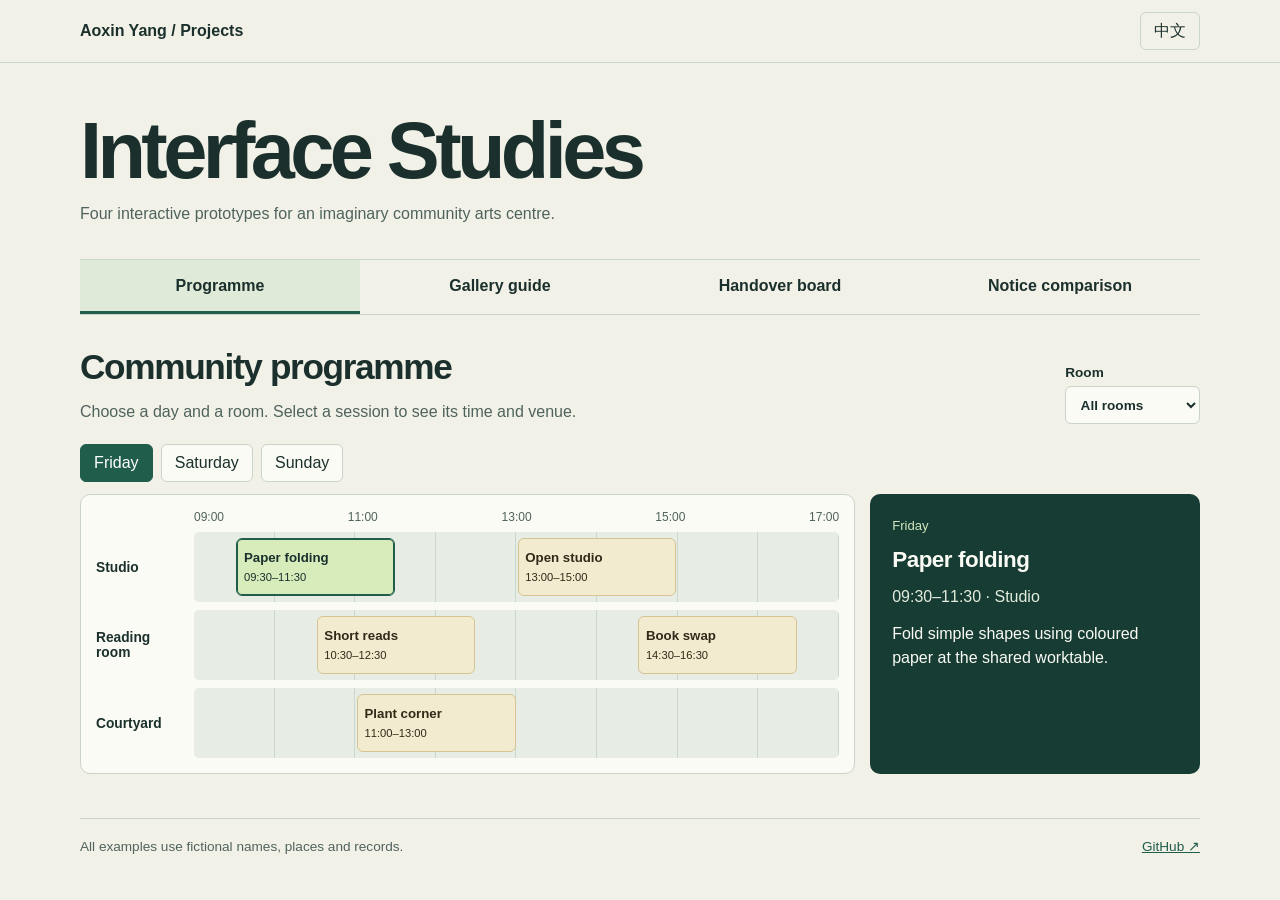
<file: demo-workflows.html>
<!doctype html>
<html lang="en">
<head>
  <meta charset="utf-8">
  <meta name="viewport" content="width=device-width,initial-scale=1">
  <title>Interface Studies · Aoxin Yang</title>
  <style>
:root {
  color-scheme: light;
  --page: #f1f1e8;
  --paper: #fafbf4;
  --ink: #1b302c;
  --muted: #4f635c;
  --line: #cbd4c9;
  --green: #215d4b;
  --leaf: #d7ebbb;
  font-family: "Instrument Sans", -apple-system, BlinkMacSystemFont, "Segoe UI", "PingFang SC", sans-serif;
}
* { box-sizing: border-box; }
body { margin: 0; background: var(--page); color: var(--ink); }
[hidden] { display: none !important; }
button, select, input { font: inherit; }
a { color: var(--green); }
button:not(:disabled), select, .check { cursor: pointer; }
button:focus-visible, a:focus-visible, select:focus-visible, input:focus-visible {
  outline: 3px solid #b05825;
  outline-offset: 3px;
}
.wrap { width: min(1120px, calc(100% - 60px)); margin-inline: auto; }
.skip { position: fixed; left: 14px; top: -4rem; padding: 10px; background: var(--paper); z-index: 3; }
.skip:focus { top: 10px; }
.site-header { border-bottom: 1px solid var(--line); }
.header-inner, .footer { display: flex; justify-content: space-between; align-items: center; gap: 18px; }
.header-inner { min-height: 62px; }
.brand { color: var(--ink); text-decoration: none; font-weight: 700; }
.brand:hover { text-decoration: underline; }
.plain, .secondary {
  background: transparent; color: var(--ink); border: 1px solid var(--line);
  border-radius: 6px; padding: .48rem .8rem;
}
.plain:hover, .secondary:hover { background: #e5eae0; }
.intro { padding: 48px 0 32px; }
h1, h2, h3, p { margin: 0; }
h1 { font-size: clamp(2.65rem, 6.2vw, 5.25rem); line-height: 1; letter-spacing: -.058em; }
:lang(zh-CN) h1 { letter-spacing: -.045em; }
h2 { font-size: clamp(1.55rem, 3.5vw, 2.2rem); letter-spacing: -.038em; line-height: 1.15; }
.intro p, .section-head p { color: var(--muted); margin-top: 12px; line-height: 1.55; }
.tabs { display: grid; grid-template-columns: repeat(4, minmax(0,1fr)); border-block: 1px solid var(--line); }
.tabs a {
  color: var(--ink); text-decoration: none; font-weight: 700; min-height: 54px; padding: 10px 14px;
  display: grid; place-items: center; text-align: center; border-bottom: 3px solid transparent;
}
.tabs a:hover { background: #e8ece1; }
.tabs a[aria-current] { background: #e0ead9; border-bottom-color: var(--green); }
.demo { margin-top: 32px; }
.section-head { display: flex; align-items: end; justify-content: space-between; gap: 20px; margin-bottom: 20px; }
.field { display: grid; gap: 6px; font-size: .85rem; font-weight: 700; }
.field select, .ticket select {
  min-height: 38px; border: 1px solid var(--line); border-radius: 6px;
  background: var(--paper); color: var(--ink); padding: .4rem .65rem;
}
.segmented { display: flex; gap: 8px; flex-wrap: wrap; margin-bottom: 12px; }
.segmented button {
  padding: .5rem .82rem; border: 1px solid var(--line); border-radius: 6px;
  color: var(--ink); background: var(--paper); min-height: 38px;
}
.segmented button:hover, .segmented button[aria-pressed="true"] { border-color: var(--green); }
.segmented button[aria-pressed="true"] { background: var(--green); color: #fff; }
.panel { background: var(--paper); border: 1px solid var(--line); border-radius: 10px; }
.detail { border-radius: 10px; padding: 22px; overflow-wrap: anywhere; }
.dark { background: #173c34; color: #fafbf4; }
.detail .eyebrow { color: #d1e5be; font-size: .82rem; margin-bottom: 10px; }
.detail h3 { font-size: 1.4rem; letter-spacing: -.02em; }
.detail p + p, .detail h3 + p { margin-top: 12px; }
.detail p { line-height: 1.55; }
.detail .meta { font-variant-numeric: tabular-nums; color: #e3eddd; }
.schedule-layout, .route-layout { display: grid; grid-template-columns: minmax(0, 2.35fr) minmax(230px, 1fr); gap: 15px; }
.schedule-grid { padding: 15px; }
.schedule-grid > * + * { margin-top: 8px; }
.times, .lane { display: grid; grid-template-columns: 90px minmax(0,1fr); align-items: center; gap: 8px; }
.time-labels { display: flex; justify-content: space-between; color: var(--muted); font-size: .75rem; font-variant-numeric: tabular-nums; }
.room { font-size: .86rem; font-weight: 700; }
.track {
  display: grid; grid-template-columns: repeat(16, minmax(0,1fr)); gap: 2px;
  min-height: 70px; padding: 6px 2px; border-radius: 5px;
  background: repeating-linear-gradient(to right,#e7ede4 0,#e7ede4 calc(12.5% - 1px),#cdd8cd calc(12.5% - 1px),#cdd8cd 12.5%);
}
.event {
  display: grid; align-content: center; text-align: left; font-size: .83rem; font-weight: 700; line-height: 1.22;
  background: #f3ebcf; border: 1px solid #d5c392; border-radius: 6px; color: #302a19;
  grid-column: var(--start) / span var(--duration); padding: .32rem .42rem; overflow-wrap: anywhere;
}
.event[aria-pressed="true"] { background: var(--leaf); border-color: var(--green); color: var(--ink); box-shadow: inset 0 0 0 1px var(--green); }
.event-time { font-size: .7rem; font-weight: 400; margin-top: 4px; }
.empty { font-size: .85rem; color: var(--muted); padding: 6px; }
.route-panel { padding: 16px; }
.floor { display: grid; grid-template-columns: repeat(3,minmax(0,1fr)); grid-template-rows: repeat(2,minmax(82px,auto)); gap: 8px; }
.stop {
  display: grid; align-content: space-between; gap: 10px; min-height: 82px;
  text-align: left; padding: .7rem; background: #e9ece4; border: 1px solid var(--line);
  border-radius: 6px; color: var(--ink); font-weight: 700;
}
.stop:disabled { color: #4f635c; }
.stop.on-route { background: #d7ebbb; border-color: #94ad84; }
.stop[aria-pressed="true"] { background: #215d4b; color: white; border-color: #215d4b; }
.stop-mark { font-size: .76rem; font-variant-numeric: tabular-nums; }
.legend, .notice, .room-note { color: var(--muted); font-size: .86rem; line-height: 1.45; }
.legend, .notice { margin-top: 12px; }
.kanban { display: grid; grid-template-columns: repeat(3, minmax(0,1fr)); gap: 12px; }
.column { min-height: 225px; background: #e3eae1; padding: 12px; border-radius: 10px; border: 1px solid var(--line); }
.column h3 { font-size: 1rem; display: flex; justify-content: space-between; margin: 4px 0 12px; }
.ticket { border: 1px solid var(--line); border-radius: 7px; background: var(--paper); padding: 12px; margin-bottom: 9px; }
.ticket h4 { margin: 5px 0 9px; }
.ticket select { max-width: 100%; font-size: .86rem; }
.check { display: inline-flex; align-items: center; gap: 8px; font-weight: 700; }
.check input { accent-color: var(--green); width: 17px; height: 17px; }
.diff { overflow: hidden; }
.diff-row { display: grid; grid-template-columns: minmax(85px, .7fr) repeat(2,minmax(0,1fr)); border-top: 1px solid var(--line); }
.diff-row > * { min-width: 0; padding: .8rem .9rem; overflow-wrap: anywhere; }
.diff-row > * + * { border-left: 1px solid var(--line); }
.diff-head { border-top: 0; background: #e3eae1; font-weight: 700; }
.diff-label { font-weight: 700; }
.old.changed { background: #f7eadb; }
.new.changed { background: #e5efda; }
.footer { color: var(--muted); font-size: .85rem; line-height: 1.5; border-top: 1px solid var(--line); margin-top: 44px; padding-block: 18px; }
.visually-hidden { position: absolute; width: 1px; height: 1px; padding: 0; margin: -1px; overflow: hidden; clip-path: inset(50%); white-space: nowrap; }
@media (max-width: 780px) {
  .schedule-layout, .route-layout { grid-template-columns: minmax(0,1fr); }
}
@media (max-width: 600px) {
  .wrap { width: calc(100% - 30px); }
  .intro { padding: 36px 0 24px; }
  .tabs { grid-template-columns: repeat(2,minmax(0,1fr)); }
  .section-head { align-items: start; flex-direction: column; gap: 12px; }
  .times { display: none; }
  .lane { grid-template-columns: minmax(0,1fr); border-bottom: 1px solid var(--line); padding-bottom: 8px; }
  .lane:last-child { border: 0; padding-bottom: 0; }
  .track { display: flex; flex-wrap: wrap; background: transparent; min-height: auto; gap: 6px; }
  .event { min-height: 44px; flex: 1 1 120px; }
  .kanban { grid-template-columns: 1fr; }
  .column { min-height: 0; }
  .diff-row { grid-template-columns: minmax(70px,.8fr) repeat(2,minmax(0,1fr)); }
  .diff-row > * { padding: .6rem .45rem; }
}

</style>
  
  <link rel="stylesheet" href="demo-showcase.css">
  <script src="demo-showcase.js" defer></script>
</head>
<body>
  <a class="skip" href="#main" data-en="Skip to demo" data-zh="跳到演示">Skip to demo</a>
  <header class="site-header">
    <div class="wrap header-inner">
      <a class="brand" href="https://yangaoxin.github.io/projects.html" data-en="Aoxin Yang / Projects" data-zh="杨奥新 / 作品集">Aoxin Yang / Projects</a>
      <button type="button" id="language" lang="zh-CN" class="plain">中文</button>
    </div>
  </header>
  <main class="wrap" id="main">
    <section class="intro">
      <h1 data-en="Interface Studies" data-zh="交互界面作品">Interface Studies</h1>
      <p data-en="Four interactive prototypes for an imaginary community arts centre." data-zh="以一座虚构的社区艺术中心为场景，体验四个交互原型。">Four interactive prototypes for an imaginary community arts centre.</p>
    </section>
    <nav class="tabs" aria-label="Demos" data-aria-en="Demos" data-aria-zh="演示入口">
      <a href="#schedule" data-en="Programme" data-zh="活动日程">Programme</a>
      <a href="#routes" data-en="Gallery guide" data-zh="展馆导览">Gallery guide</a>
      <a href="#handover" data-en="Handover board" data-zh="交接看板">Handover board</a>
      <a href="#compare" data-en="Notice comparison" data-zh="公告对照">Notice comparison</a>
    </nav>
    <section data-focus-demo="schedule" id="schedule" class="demo" aria-labelledby="schedule-heading">
      <div class="section-head">
        <div>
          <h2 id="schedule-heading" data-en="Community programme" data-zh="社区活动日程">Community programme</h2>
          <p data-en="Choose a day and a room. Select a session to see its time and venue." data-zh="按日期和场地筛选，选择活动查看时间与地点。">Choose a day and a room. Select a session to see its time and venue.</p>
        </div>
        <label class="field">
          <span data-en="Room" data-zh="场地">Room</span>
          <select id="room" aria-controls="schedule-grid"></select>
        </label>
      </div>
      <div class="segmented" id="days" aria-label="Day" data-aria-en="Day" data-aria-zh="日期"></div>
      <div class="schedule-layout">
        <div id="schedule-grid" class="panel schedule-grid"></div>
        <aside id="session-detail" class="detail dark" aria-live="polite"></aside>
      </div>
    </section>
    <section data-focus-demo="routes" id="routes" class="demo" aria-labelledby="routes-heading" hidden>
      <div class="section-head">
        <div>
          <h2 id="routes-heading" data-en="Gallery guide" data-zh="展馆导览">Gallery guide</h2>
          <p data-en="Select a themed route, then explore its stops on the floor plan." data-zh="选择展览主题路线，再在平面示意图上逐站查看。">Select a themed route, then explore its stops on the floor plan.</p>
        </div>
      </div>
      <div id="route-options" class="segmented" aria-label="Routes" data-aria-en="Routes" data-aria-zh="路线"></div>
      <div class="route-layout">
        <div class="panel route-panel">
          <div id="floor" class="floor"></div>
          <p class="legend" data-en="Numbers show the order of stops on the selected route." data-zh="数字表示所选路线的参观顺序。">Numbers show the order of stops on the selected route.</p>
        </div>
        <aside id="route-detail" class="detail dark" aria-live="polite"></aside>
      </div>
    </section>
    <section data-focus-demo="handover" id="handover" class="demo" aria-labelledby="handover-heading" hidden>
      <div class="section-head">
        <div>
          <h2 id="handover-heading" data-en="Room preparation handover" data-zh="场地准备交接看板">Room preparation handover</h2>
          <p data-en="Move an example card to another column using its status menu." data-zh="用卡片上的状态下拉菜单，将示例记录移到另一列。">Move an example card to another column using its status menu.</p>
        </div>
        <button id="reset-board" class="secondary" type="button" data-en="Reset board" data-zh="恢复示例">Reset board</button>
      </div>
      <div id="kanban" class="kanban"></div>
      <p id="board-status" class="notice" role="status"></p>
    </section>
    <section data-focus-demo="compare" id="compare" class="demo" aria-labelledby="compare-heading" hidden>
      <div class="section-head">
        <div>
          <h2 id="compare-heading" data-en="Event notice comparison" data-zh="活动公告版本对照">Event notice comparison</h2>
          <p data-en="Compare two fictional notices and show only the fields that changed." data-zh="并排阅读两份虚构公告，可以单独查看发生变化的字段。">Compare two fictional notices and show only the fields that changed.</p>
        </div>
        <label class="check">
          <input id="changed-only" type="checkbox">
          <span data-en="Changes only" data-zh="只看变化">Changes only</span>
        </label>
      </div>
      <div class="segmented" id="notices" aria-label="Notices" data-aria-en="Notices" data-aria-zh="公告"></div>
      <div id="diff" class="panel diff"></div>
      <p id="diff-status" class="notice" role="status"></p>
    </section>
  </main>
  <footer class="wrap footer">
    <span data-en="All examples use fictional names, places and records." data-zh="名称、场地和记录均为虚构示例。">All examples use fictional names, places and records.</span>
    <a href="https://github.com/YangAoxin">GitHub ↗</a>
  </footer>
<script>
"use strict";

const $ = (id) => document.getElementById(id);
let language = new URLSearchParams(location.search).get("lang") === "zh" ? "zh" : "en";
const text = (english, chinese) => language === "zh" ? chinese : english;
const local = ([english, chinese]) => text(english, chinese);

function el(tag, content = "", className = "") {
  const node = document.createElement(tag);
  node.textContent = content;
  if (className) node.className = className;
  return node;
}

function choice(container, options, selected, onChoose) {
  container.setAttribute("role", "group");
  container.replaceChildren(...options.map((label, index) => {
    const button = el("button", local(label));
    button.type = "button";
    button.setAttribute("aria-pressed", String(selected === index));
    button.addEventListener("click", () => {
      onChoose(index);
      container.children[index]?.focus({preventScroll: true});
    });
    return button;
  }));
}

function selectOptions(select, options, value) {
  select.replaceChildren(...options.map(([key, label]) => {
    const option = el("option", local(label));
    option.value = key;
    return option;
  }));
  select.value = value;
}

const days = [["Friday", "周五"], ["Saturday", "周六"], ["Sunday", "周日"]];
const rooms = [
  ["Studio", "手作室"],
  ["Reading room", "阅览室"],
  ["Courtyard", "庭院"],
];
const sessions = [
  {day: 0, room: 0, start: 9.5, end: 11.5, title: ["Paper folding", "纸艺手作"], note: ["Fold simple shapes using coloured paper at the shared worktable.", "在共用工作桌上，用彩色纸折出简单图形。"]},
  {day: 0, room: 0, start: 13, end: 15, title: ["Open studio", "开放工坊"], note: ["Try out materials and tools at your own pace.", "自行选择材料，试用工坊工具。"]},
  {day: 0, room: 1, start: 10.5, end: 12.5, title: ["Short reads", "短篇共读"], note: ["Pick a short story and talk about it with other readers.", "选一篇短故事，和其他读者聊聊感受。"]},
  {day: 0, room: 1, start: 14.5, end: 16.5, title: ["Book swap", "旧书交换"], note: ["Bring a book and browse the exchange table.", "带一本旧书来，看看交换桌上有什么。"]},
  {day: 0, room: 2, start: 11, end: 13, title: ["Plant corner", "庭院绿植角"], note: ["Look around the courtyard and label a few pots.", "在庭院走一走，给花盆写上植物名。"]},
  {day: 1, room: 0, start: 10, end: 12, title: ["Clay models", "黏土小物"], note: ["Shape a small object and leave it to dry on the rack.", "捏一个黏土小物，放到架上晾干。"]},
  {day: 1, room: 1, start: 13.5, end: 15.5, title: ["Sketchbook club", "速写小组"], note: ["Share a sketch in a relaxed group session.", "带着一页速写，和小组交流。"]},
  {day: 1, room: 0, start: 15, end: 17, title: ["String trio", "弦乐三重奏"], note: ["The concert has moved to the studio.", "演奏地点已移到手作室。"]},
  {day: 2, room: 0, start: 11, end: 13, title: ["Print workshop", "手工拓印"], note: ["Experiment with simple prints and coloured ink.", "用彩色油墨尝试简单的拓印。"]},
  {day: 2, room: 2, start: 13, end: 15, title: ["Sunday sketch", "周日写生"], note: ["Choose a place to sketch in the courtyard.", "在庭院里找个位置写生。"]},
];

let day = 0;
let room = "all";
let session = sessions[0];

function hour(value) {
  return `${Math.floor(value).toString().padStart(2, "0")}:${value % 1 ? "30" : "00"}`;
}

function renderSchedule() {
  choice($("days"), days, day, (index) => {
    day = index;
    renderSchedule();
  });
  const visible = sessions.filter((item) => item.day === day && (room === "all" || String(item.room) === room));
  if (!visible.includes(session)) session = visible[0];
  const grid = $("schedule-grid");
  if (!visible.length) {
    grid.replaceChildren(el("p", text("No sessions in this room on the selected day.", "所选场地在这一天没有活动。"), "empty"));
    $("session-detail").replaceChildren(el("p", text("Try another day or room.", "可以换一天或换一个场地。")));
    return;
  }

  const times = el("div", "", "times");
  const timeLabels = el("div", "", "time-labels");
  [9, 11, 13, 15, 17].forEach((value) => timeLabels.append(el("span", hour(value))));
  times.append(el("span", ""), timeLabels);
  grid.replaceChildren(times);
  rooms.forEach((name, index) => {
    const items = visible.filter((item) => item.room === index);
    if (!items.length) return;
    const lane = el("div", "", "lane");
    const track = el("div", "", "track");
    items.forEach((item) => {
      const button = el("button", local(item.title), "event");
      button.type = "button";
      button.id = "session-" + sessions.indexOf(item);
      button.style.setProperty("--start", String((item.start - 9) * 2 + 1));
      button.style.setProperty("--duration", String((item.end - item.start) * 2));
      button.setAttribute("aria-pressed", String(item === session));
      button.append(el("span", `${hour(item.start)}–${hour(item.end)}`, "event-time"));
      button.addEventListener("click", () => {
        session = item;
        renderSchedule();
        $(button.id).focus({preventScroll: true});
      });
      track.append(button);
    });
    lane.append(el("span", local(name), "room"), track);
    grid.append(lane);
  });
  $("session-detail").replaceChildren(
    el("p", local(days[session.day]), "eyebrow"),
    el("h3", local(session.title)),
    el("p", `${hour(session.start)}–${hour(session.end)} · ${local(rooms[session.room])}`, "meta"),
    el("p", local(session.note)),
  );
}

const stops = [
  {title: ["Lobby", "入口大厅"], note: ["Pick up a gallery leaflet at the front desk.", "在前台领取展览折页。"]},
  {title: ["Print gallery", "版画展室"], note: ["Look for the woodcut prints on the far wall.", "找一找对面墙上的木刻作品。"]},
  {title: ["Media room", "影像室"], note: ["The screen shows a short loop of artist interviews.", "屏幕循环播放简短的艺术家访谈。"]},
  {title: ["Reading corner", "阅读角"], note: ["Browse material samples and books at the low tables.", "在矮桌旁翻看材料样本和图书。"]},
  {title: ["Workshop", "手作工坊"], note: ["See the tools set out on the demonstration table.", "看看演示桌上摆放的手作工具。"]},
  {title: ["Courtyard", "庭院"], note: ["Take a break on a bench by the planters.", "可以在花槽旁的长椅休息。"]},
];
const routes = [
  {name: ["Printmakers' route", "版画主题"], stops: [0, 1, 4, 5]},
  {name: ["Quiet visit", "安静参观"], stops: [0, 3, 5]},
  {name: ["Media and making", "影像与手作"], stops: [0, 2, 4]},
];
let route = 0;
let activeStop = 0;

function renderRoute() {
  choice($("route-options"), routes.map((item) => item.name), route, (index) => {
    route = index;
    activeStop = routes[route].stops[0];
    renderRoute();
  });
  const sequence = routes[route].stops;
  $("floor").replaceChildren(...stops.map((stop, index) => {
    const order = sequence.indexOf(index);
    const button = el("button", "", "stop");
    button.type = "button";
    button.id = "stop-" + index;
    button.disabled = order < 0;
    button.classList.toggle("on-route", order >= 0);
    button.setAttribute("aria-pressed", String(index === activeStop));
    const mark = order >= 0 ? text("STOP ", "站点 ") + (order + 1) : "";
    button.append(el("span", mark, "stop-mark"), el("span", local(stop.title)));
    button.addEventListener("click", () => {
      activeStop = index;
      renderRoute();
      $(button.id).focus({preventScroll: true});
    });
    return button;
  }));
  const details = stops[activeStop];
  $("route-detail").replaceChildren(
    el("p", text("Stop ", "站点 ") + (sequence.indexOf(activeStop) + 1) + " / " + sequence.length, "eyebrow"),
    el("h3", local(details.title)),
    el("p", local(details.note)),
  );
}

const columns = [["To do", "待处理"], ["In progress", "进行中"], ["Ready", "已就绪"]];
const tickets = [
  {title: ["Set out folding paper", "摆好手作纸"], room: 0, initial: 0},
  {title: ["Put up the welcome sign", "挂好欢迎牌"], room: 2, initial: 0},
  {title: ["Count the spare chairs", "清点备用椅"], room: 1, initial: 1},
  {title: ["Return the brushes", "整理画笔"], room: 0, initial: 2},
  {title: ["Set up the book stand", "摆好图书展示架"], room: 1, initial: 2},
];
let ticketColumns = tickets.map((item) => item.initial);
let lastMoved = null;

function renderBoard() {
  const target = $("kanban");
  const options = columns.map((label, index) => [String(index), label]);
  target.replaceChildren(...columns.map((name, columnIndex) => {
    const column = el("section", "", "column");
    const heading = el("h3", local(name));
    const count = ticketColumns.filter((index) => index === columnIndex).length;
    heading.append(el("span", String(count)));
    column.append(heading);
    if (!count) column.append(el("p", text("No cards", "暂无记录"), "empty"));
    tickets.forEach((ticket, index) => {
      if (ticketColumns[index] !== columnIndex) return;
      const card = el("article", "", "ticket");
      const menu = el("select");
      menu.id = "ticket-status-" + index;
      menu.setAttribute("aria-label", text("Status for ", "状态：") + local(ticket.title));
      selectOptions(menu, options, String(ticketColumns[index]));
      menu.addEventListener("change", () => {
        ticketColumns[index] = Number(menu.value);
        lastMoved = index;
        renderBoard();
        $(menu.id).focus({preventScroll: true});
      });
      card.append(el("p", local(rooms[ticket.room]), "room-note"), el("h4", local(ticket.title)), menu);
      column.append(card);
    });
    return column;
  }));
  $("board-status").textContent = lastMoved === null ? "" :
    local(tickets[lastMoved].title) + " → " + local(columns[ticketColumns[lastMoved]]);
}

const notices = [
  {title: ["Courtyard concert", "庭院音乐会"], fields: [
    [["Event", "活动"], ["String trio", "弦乐三重奏"], ["String trio", "弦乐三重奏"]],
    [["Start time", "开始时间"], ["14:00", "14:00"], ["15:00", "15:00"]],
    [["Venue", "地点"], ["Courtyard", "庭院"], ["Studio", "手作室"]],
    [["Entry", "入场方式"], ["Free entry", "免费入场"], ["Free entry", "免费入场"]],
  ]},
  {title: ["Book swap", "旧书交换"], fields: [
    [["Event", "活动"], ["Book swap", "旧书交换"], ["Book swap", "旧书交换"]],
    [["Start time", "开始时间"], ["14:30", "14:30"], ["14:30", "14:30"]],
    [["Venue", "地点"], ["Reading room", "阅览室"], ["Reading room", "阅览室"]],
    [["Items per visitor", "每人可带"], ["Up to 2 books", "最多两本书"], ["Up to 4 books", "最多四本书"]],
  ]},
];
let notice = 0;

function gridRow(items, heading = false) {
  const row = el("div", "", "diff-row" + (heading ? " diff-head" : ""));
  row.setAttribute("role", "row");
  items.forEach(([value, className], index) => {
    const cell = el("span", value, className);
    cell.setAttribute("role", heading ? "columnheader" : index === 0 ? "rowheader" : "cell");
    row.append(cell);
  });
  return row;
}

function renderDiff() {
  choice($("notices"), notices.map((item) => item.title), notice, (index) => {
    notice = index;
    renderDiff();
  });
  const showingChanges = $("changed-only").checked;
  const diff = $("diff");
  diff.setAttribute("role", "table");
  diff.setAttribute("aria-label", local(notices[notice].title));
  diff.replaceChildren(gridRow([
    [text("Field", "字段")], [text("Original", "原版")], [text("Updated", "更新版")],
  ], true));

  let changes = 0;
  for (const [field, original, updated] of notices[notice].fields) {
    const changed = original.some((value, index) => value !== updated[index]);
    if (changed) changes += 1;
    if (showingChanges && !changed) continue;
    const changedClass = changed ? " changed" : "";
    const row = gridRow([
      [local(field), "diff-label"],
      [local(original), "old" + changedClass],
      [local(updated), "new" + changedClass],
    ]);
    if (changed) row.firstElementChild.append(el("span", text(" (changed)", "（已变更）"), "visually-hidden"));
    diff.append(row);
  }
  $("diff-status").textContent = text(
    changes === 1 ? "1 field changed." : `${changes} fields changed.`,
    `${changes} 个字段发生变化。`,
  );
}

const demos = ["schedule", "routes", "handover", "compare"];
let current = "schedule";

function showDemo() {
  const hash = new URLSearchParams(location.search).get("demo") || location.hash.slice(1);
  if (!hash) current = "schedule";
  else if (demos.includes(hash)) current = hash;
  demos.forEach((id) => {
    const open = current === id;
    $(id).hidden = !open;
    const link = document.querySelector(`.tabs a[href="#${id}"]`);
    if (open) link.setAttribute("aria-current", "location");
    else link.removeAttribute("aria-current");
  });
}

function renderLanguage() {
  document.documentElement.lang = text("en", "zh-CN");
  document.title = text("Interface Studies · Aoxin Yang", "交互界面作品 · 杨奥新");
  document.querySelectorAll("[data-en]").forEach((node) => {
    node.textContent = node.dataset[language];
  });
  document.querySelectorAll("[data-aria-en]").forEach((node) => {
    node.setAttribute("aria-label", text(node.dataset.ariaEn, node.dataset.ariaZh));
  });
  $("language").textContent = text("中文", "English");
  $("language").lang = text("zh-CN", "en");
  selectOptions($("room"), [["all", ["All rooms", "所有场地"]], ...rooms.map((name, index) => [String(index), name])], room);
  renderSchedule();
  renderRoute();
  renderBoard();
  renderDiff();
}

$("language").addEventListener("click", () => {
  language = text("zh", "en");
  renderLanguage();
});
$("room").addEventListener("change", () => {
  room = $("room").value;
  renderSchedule();
});
$("reset-board").addEventListener("click", () => {
  ticketColumns = tickets.map((item) => item.initial);
  lastMoved = null;
  renderBoard();
  $("board-status").textContent = text("Example cards restored.", "已恢复初始示例。");
});
$("changed-only").addEventListener("change", renderDiff);
window.addEventListener("hashchange", showDemo);

renderLanguage();
showDemo();

</script>
</body>
</html>
</file>
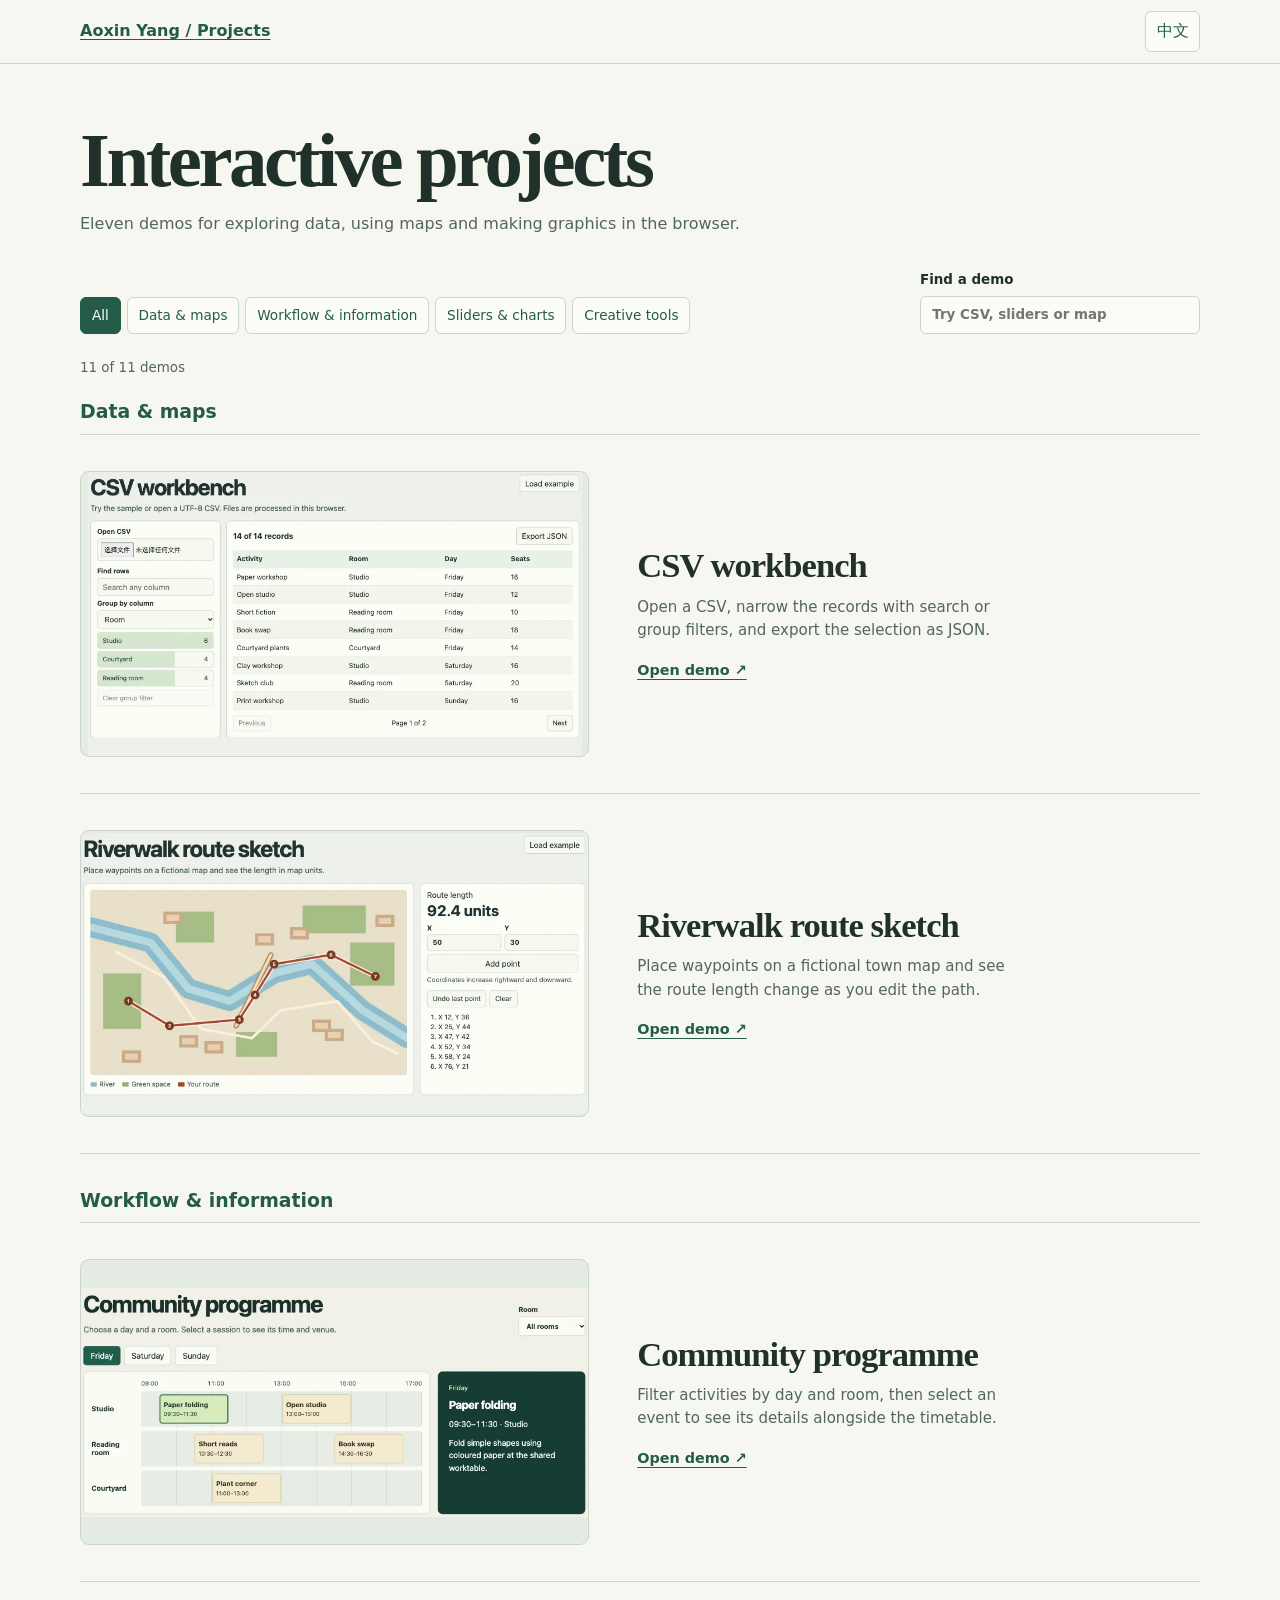
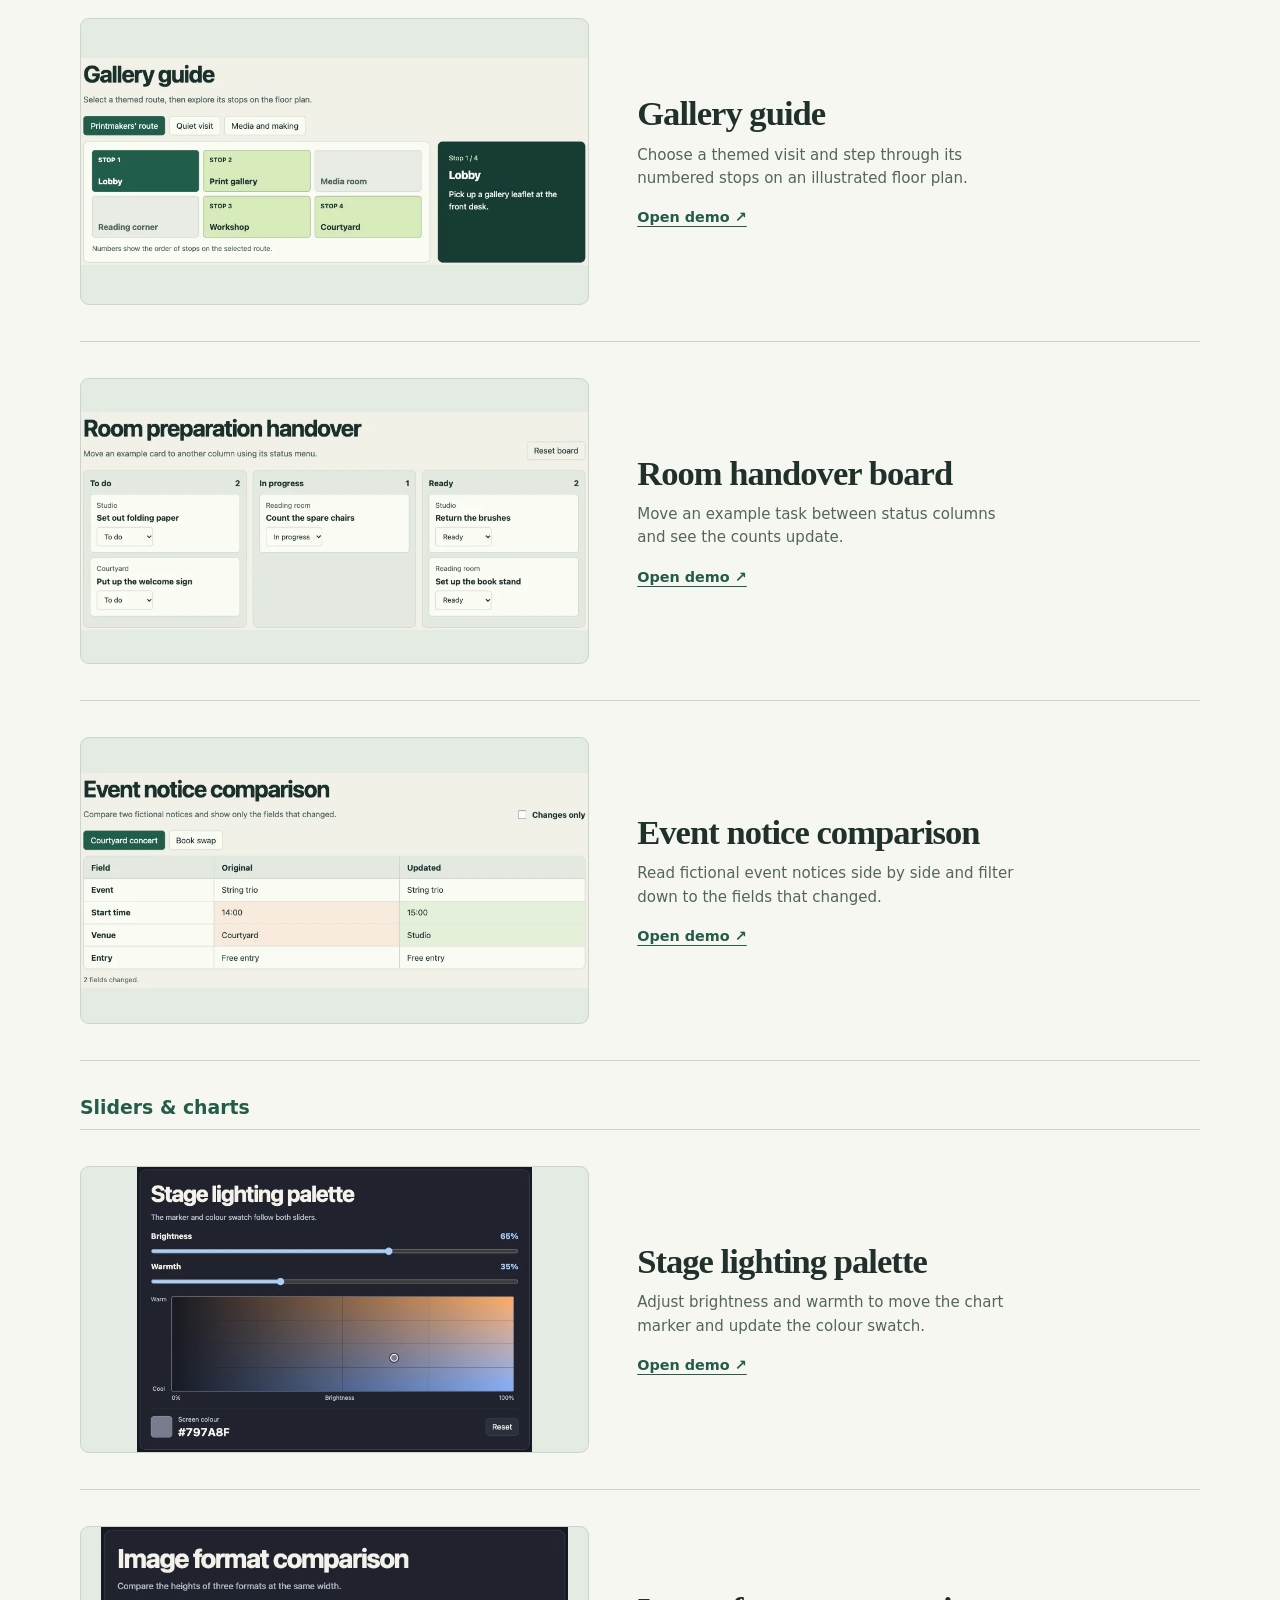
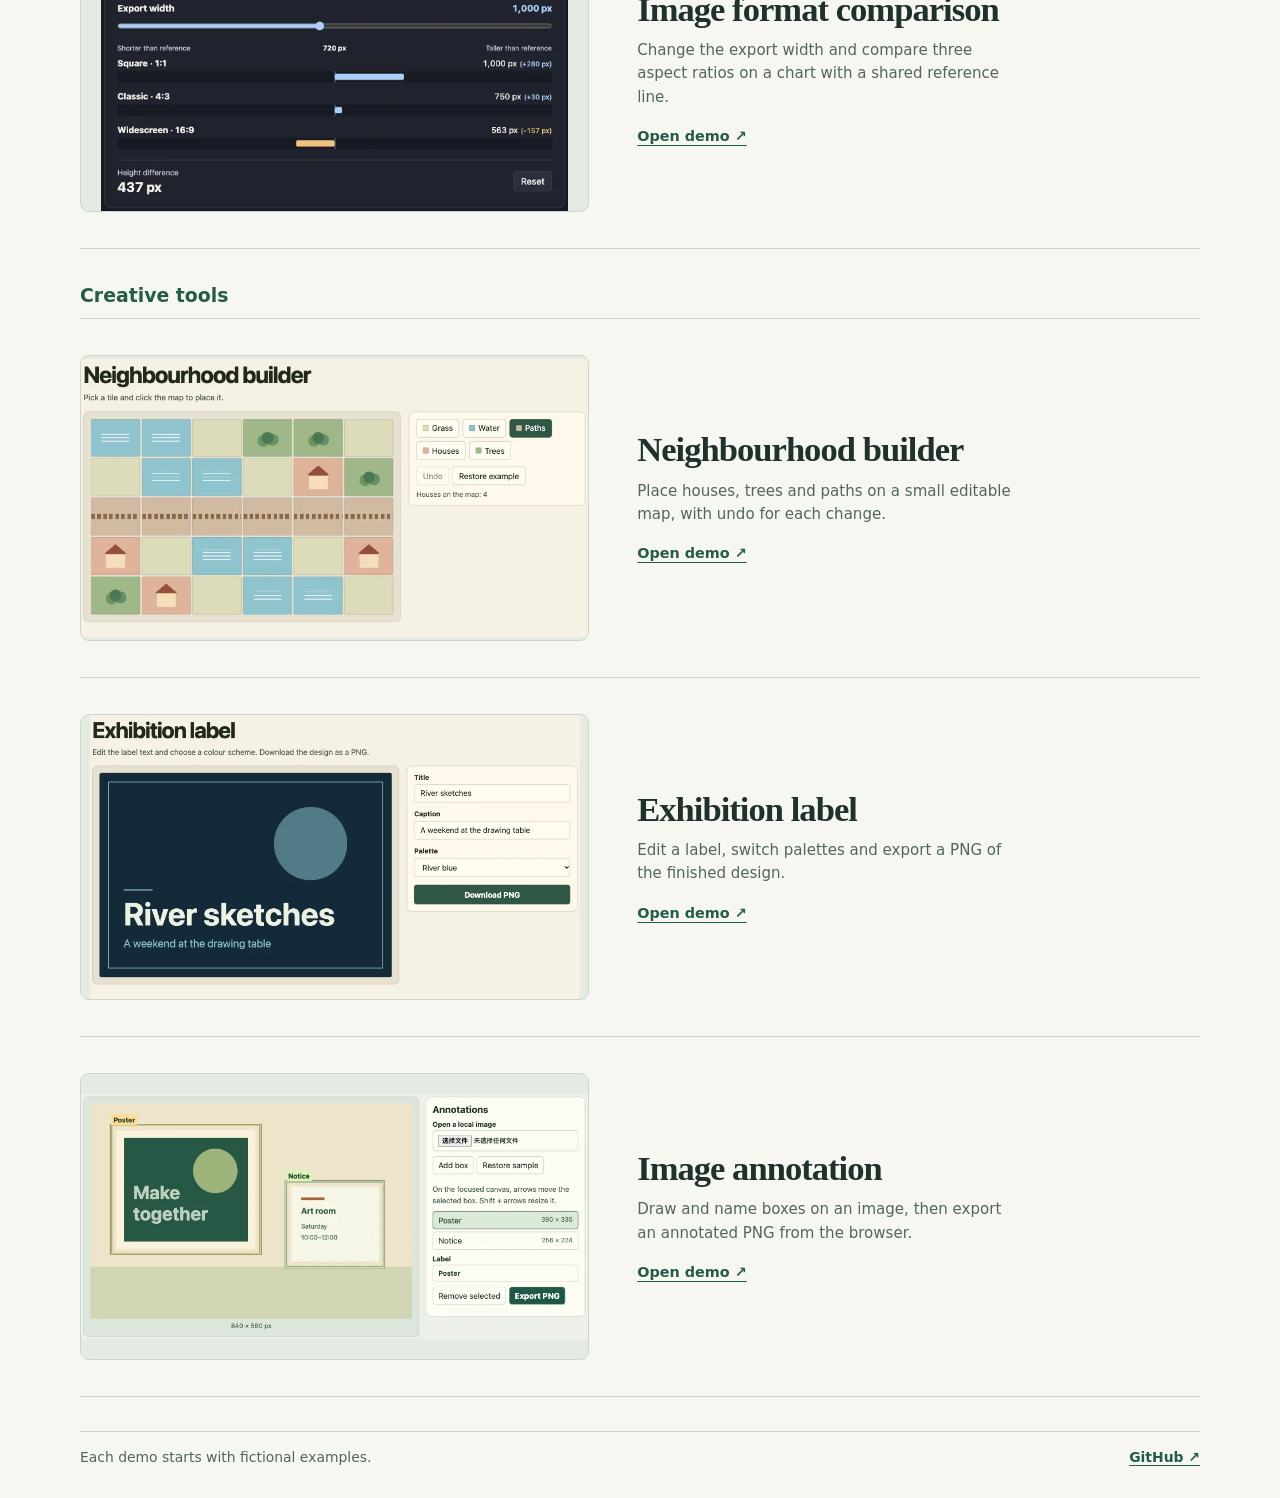
<file: interface-demos.html>
<!doctype html>
<html lang="en">
<head>
<meta charset="utf-8">
<meta name="viewport" content="width=device-width,initial-scale=1">
<title>Interactive Projects · Aoxin Yang</title>
<link rel="stylesheet" href="demo-showcase.css">
<style>
:root { color-scheme:light; font:1rem/1.55 "Instrument Sans",system-ui,"PingFang SC",sans-serif; color:#20312b; background:#f7f7f1; }
* { box-sizing:border-box; }
body,h1,p { margin:0; }
.wrap { width:min(1120px,calc(100% - 52px)); margin-inline:auto; }
.site-header { border-bottom:1px solid #cbd5cb; }
.site-header .wrap,.footer { display:flex; flex-wrap:wrap; justify-content:space-between; align-items:center; gap:12px; }
.site-header .wrap { min-height:63px; }
.site-header a,.footer a { color:#245c49; font-weight:700; text-underline-offset:3px; }
.site-header button { font:inherit; border:1px solid #cbd5cb; border-radius:6px; background:#fbfcf6; color:#245c49; padding:.45rem .65rem; cursor:pointer; }
:focus-visible { outline:2px solid #a6562d; outline-offset:3px; }
.intro { padding:clamp(25px,5vw,57px) 0 13px; }
h1 { font:700 clamp(2.65rem,6vw,5rem)/1.03 Georgia,"Songti SC",serif; letter-spacing:-.045em; }
.intro p { color:#52665a; margin-top:12px; }
.footer { padding:15px 0 30px; border-top:1px solid #cbd5cb; font-size:.87rem; color:#52665a; }
@media(max-width:630px) { .wrap { width:calc(100% - 30px); } }
</style>
<script src="demo-showcase.js" defer></script>
</head>
<body>
<header class="site-header">
  <div class="wrap">
    <a id="projects" href="projects.html" data-locale-en="Aoxin Yang / Projects" data-locale-zh="杨奥新 / 作品集">Aoxin Yang / Projects</a>
    <button type="button" id="language" lang="zh-CN">中文</button>
  </div>
</header>
<main class="wrap">
  <div class="intro">
    <h1 data-locale-en="Interactive projects" data-locale-zh="交互作品">Interactive projects</h1>
    <p data-locale-en="Eleven demos for exploring data, using maps and making graphics in the browser." data-locale-zh="11 个可以亲手试用的作品，涵盖数据、地图、交互图表与创作工具。">Eleven demos for exploring data, using maps and making graphics in the browser.</p>
  </div>
  <div data-demo-showcase></div>
  <noscript>Enable JavaScript to browse the demo gallery. / 启用 JavaScript 后可浏览交互作品。</noscript>
</main>
<footer class="wrap footer">
  <span data-locale-en="Each demo starts with fictional examples." data-locale-zh="演示均使用虚构示例。">Each demo starts with fictional examples.</span>
  <a href="https://github.com/YangAoxin">GitHub ↗</a>
</footer>
<script>
"use strict";
(() => {
  const toggle = document.getElementById("language");
  const projects = document.getElementById("projects");
  let zh = new URLSearchParams(location.search).get("lang") === "zh";
  function renderLanguage() {
    document.documentElement.lang = zh ? "zh-CN" : "en";
    document.title = zh ? "交互作品 · 杨奥新" : "Interactive Projects · Aoxin Yang";
    for (const item of document.querySelectorAll("[data-locale-en]")) {
      item.textContent = zh ? item.dataset.localeZh : item.dataset.localeEn;
    }
    toggle.textContent = zh ? "English" : "中文";
    toggle.lang = zh ? "en" : "zh-CN";
    projects.href = zh ? "projects.html?lang=zh" : "projects.html";
  }
  toggle.addEventListener("click", () => {
    zh = !zh;
    const locationURL = new URL(location.href);
    if (zh) locationURL.searchParams.set("lang","zh");
    else locationURL.searchParams.delete("lang");
    history.replaceState(null,"",locationURL);
    renderLanguage();
  });
  renderLanguage();
})();
</script>
</body>
</html>
</file>
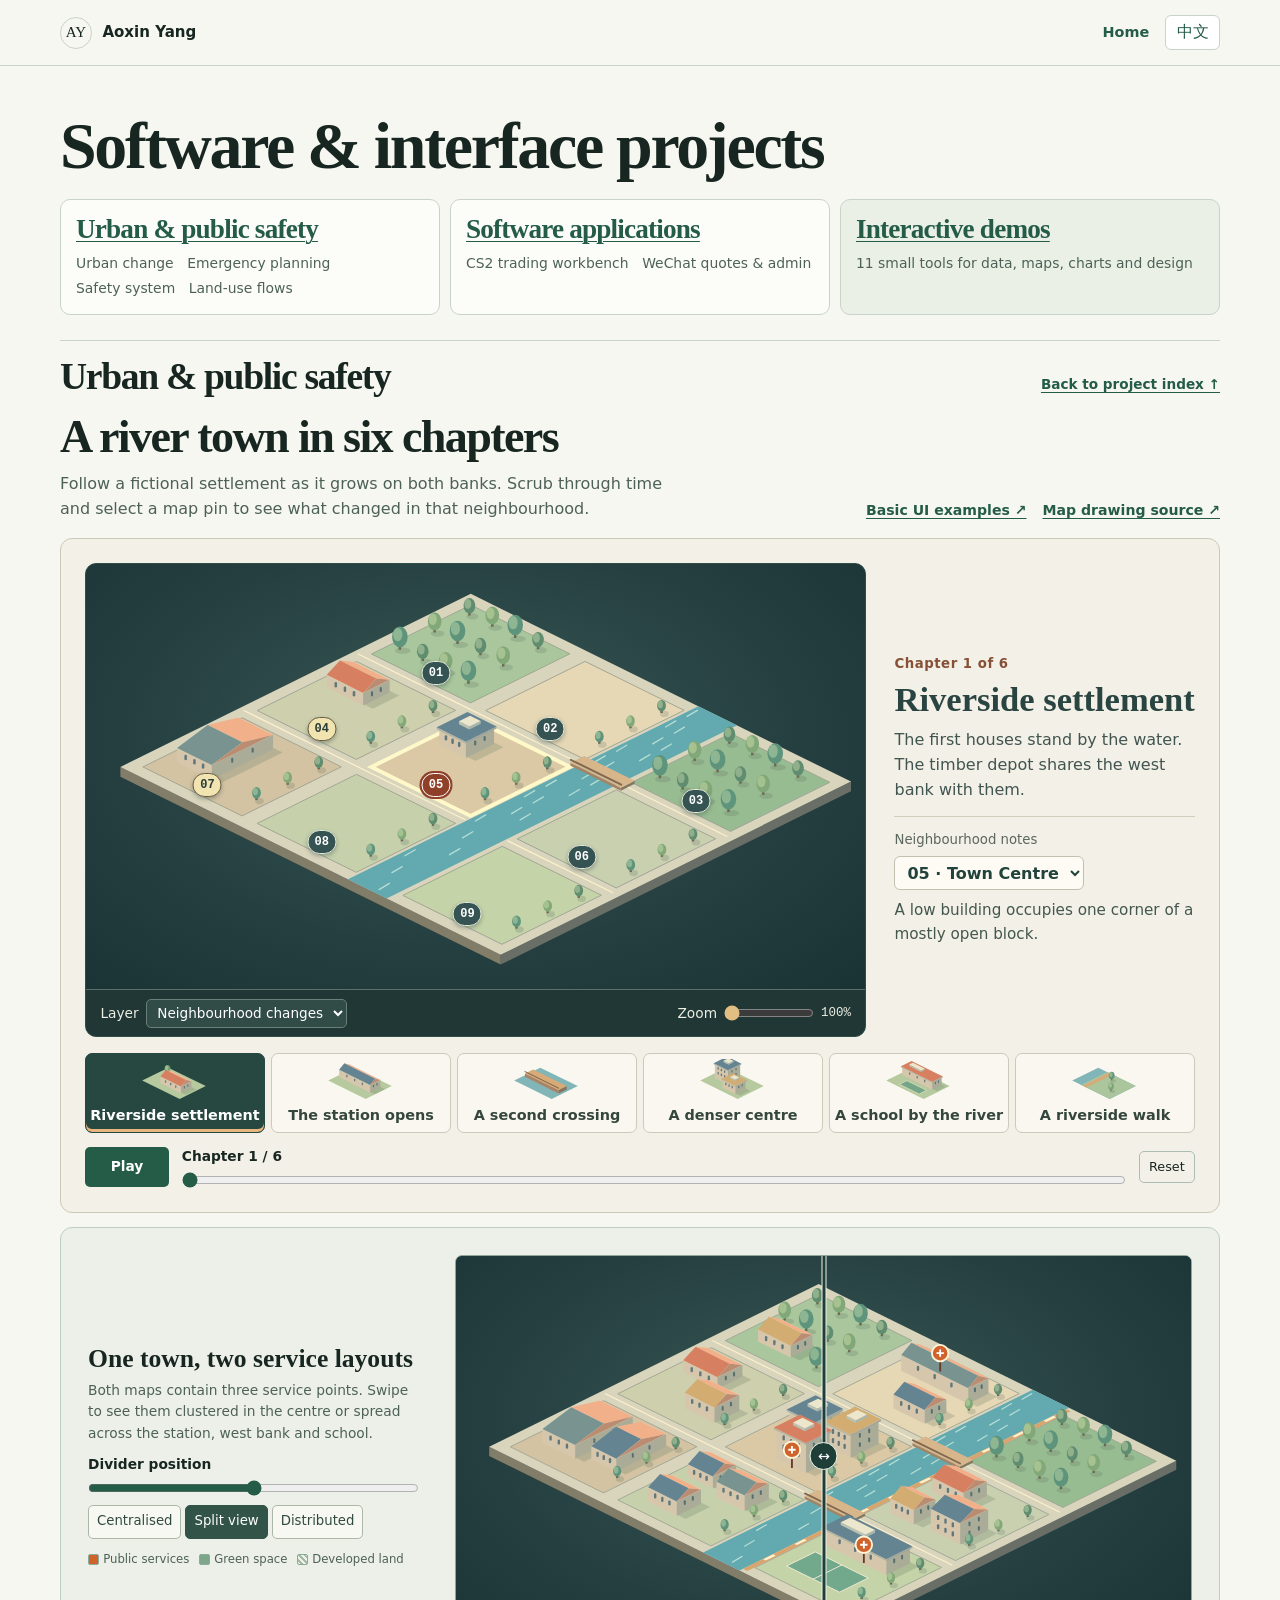
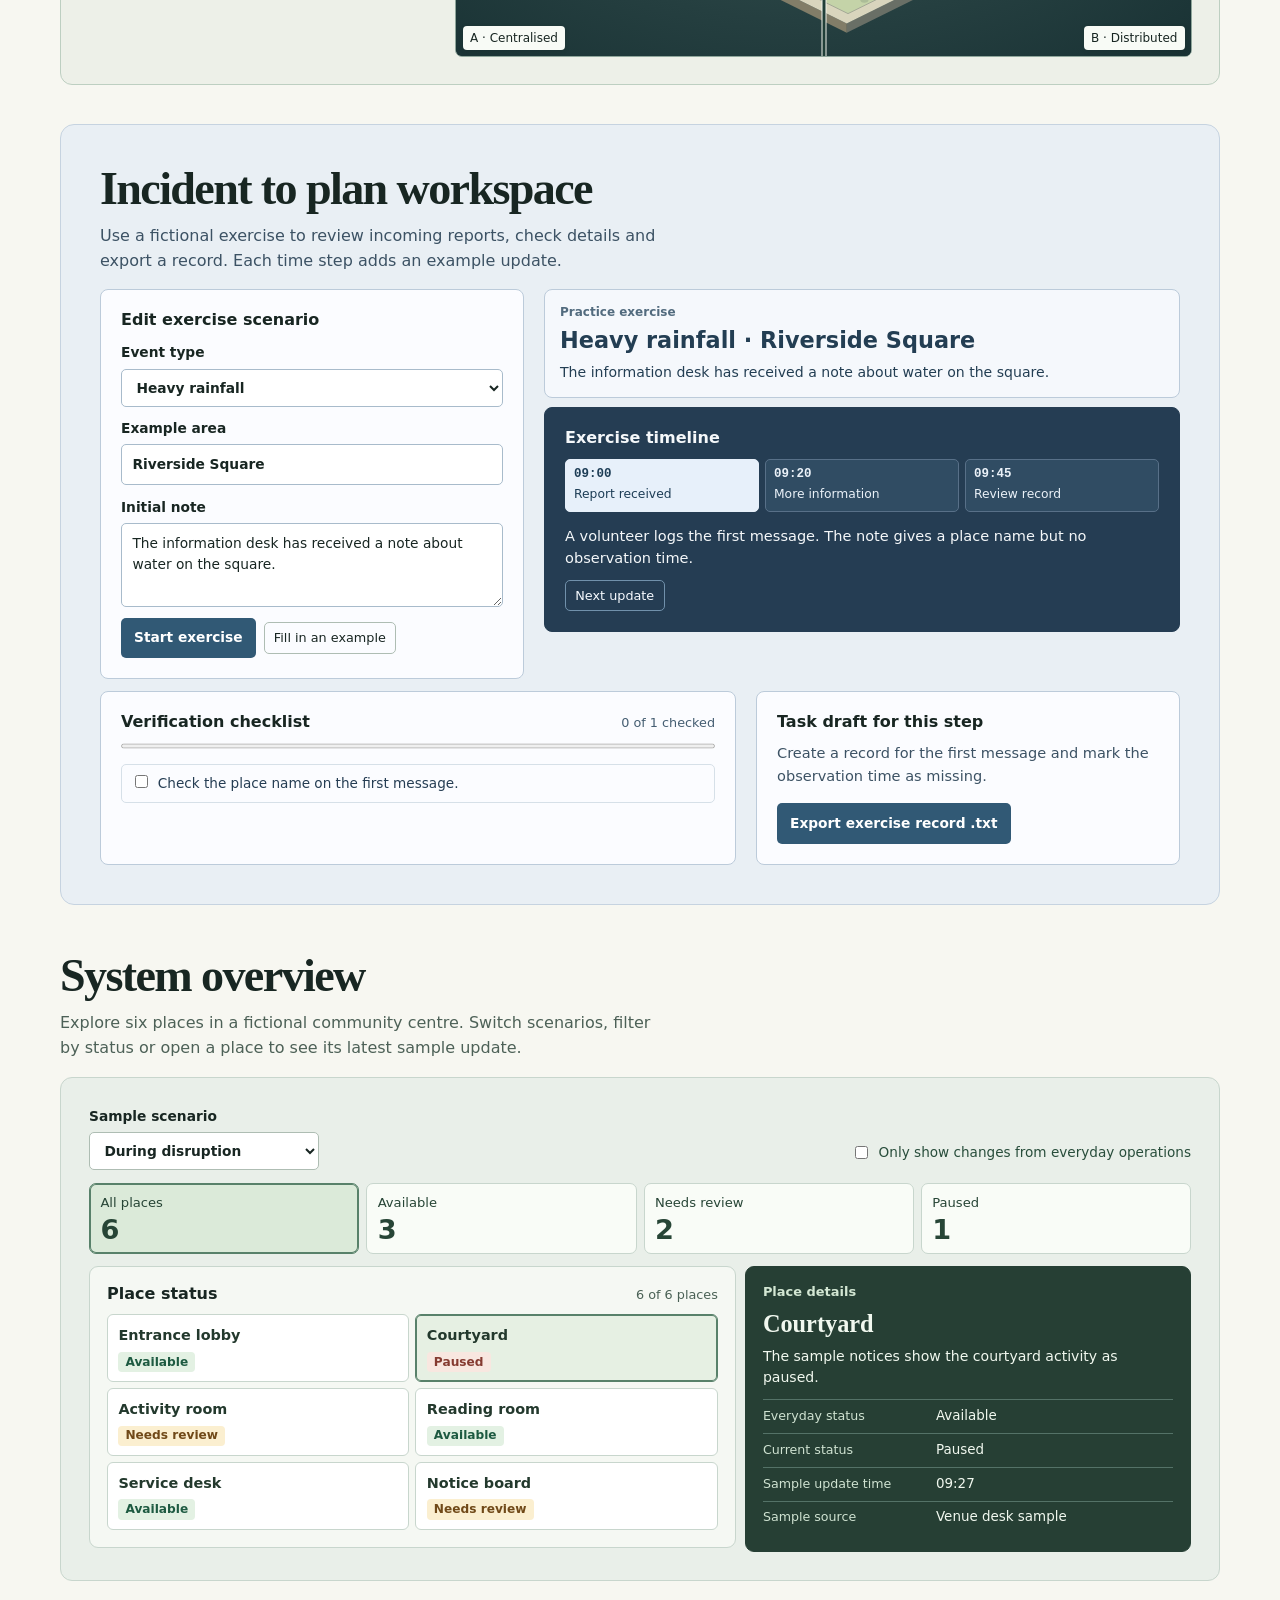
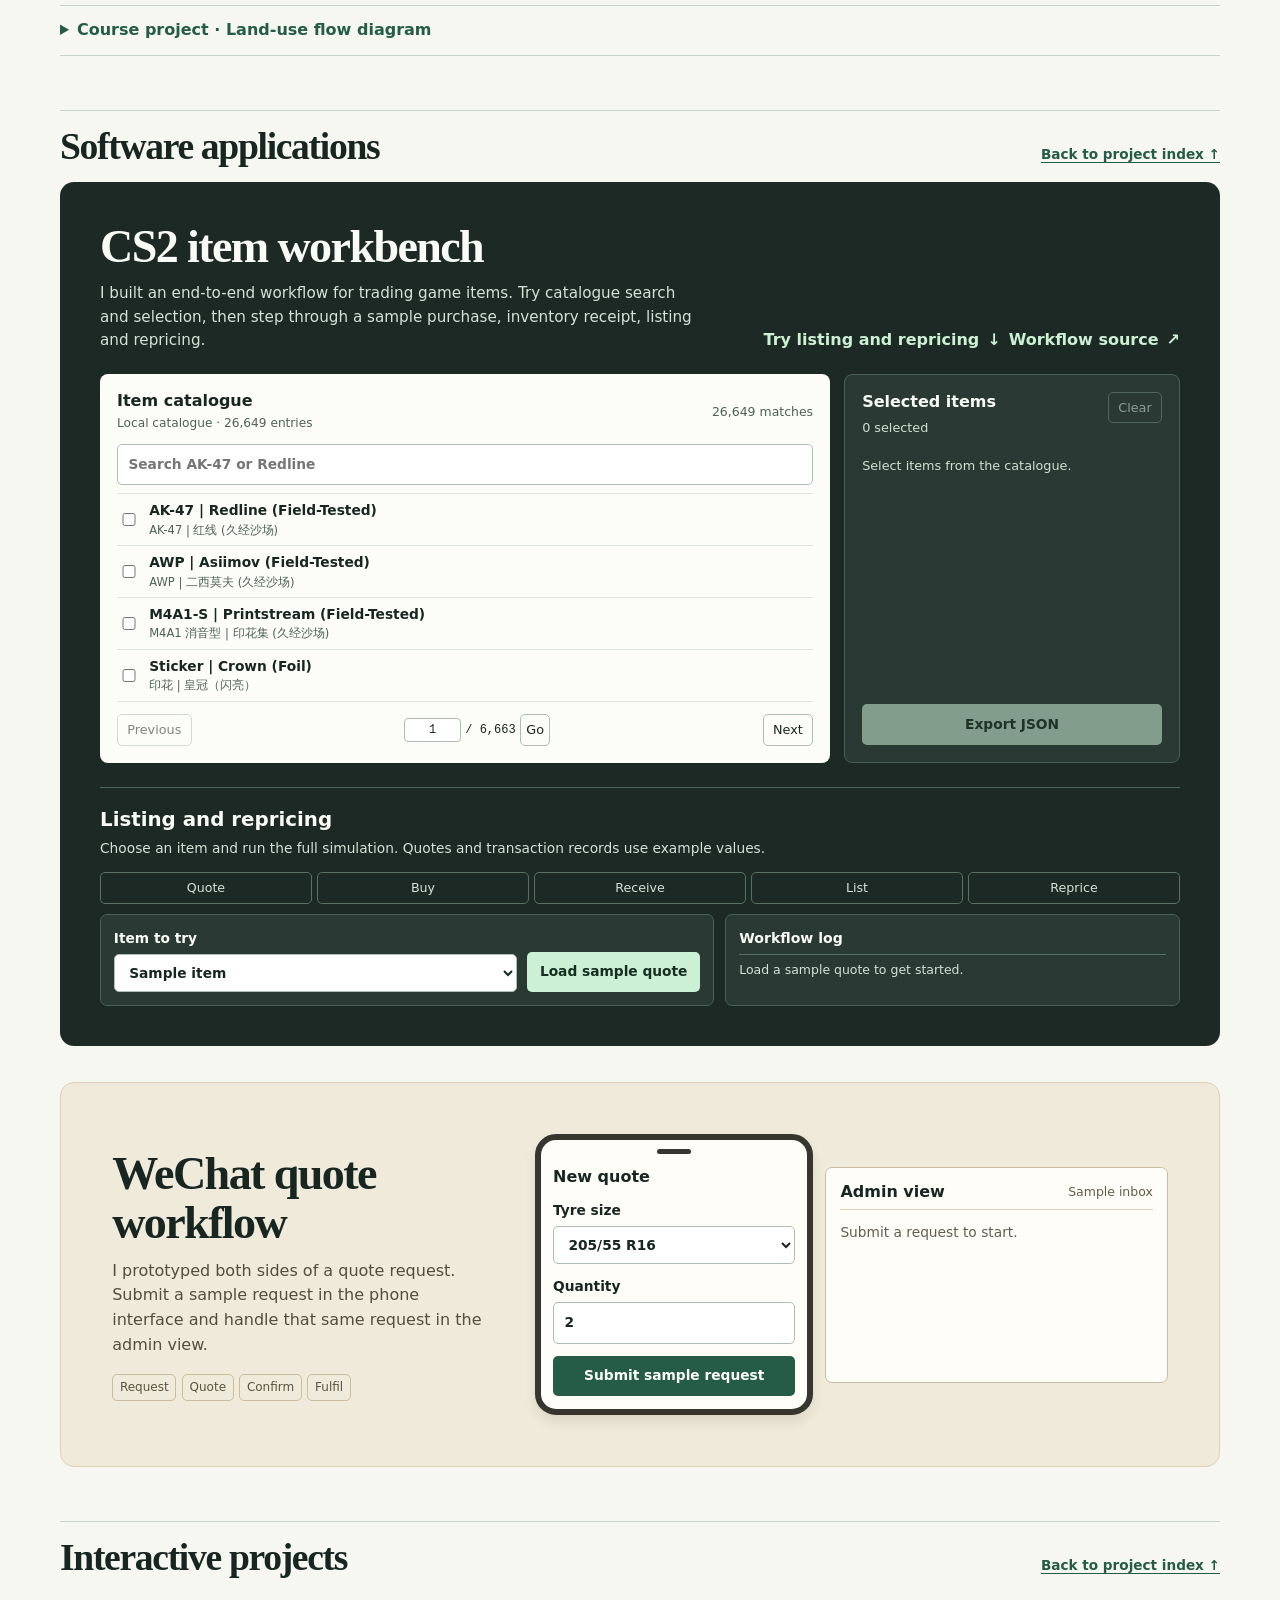
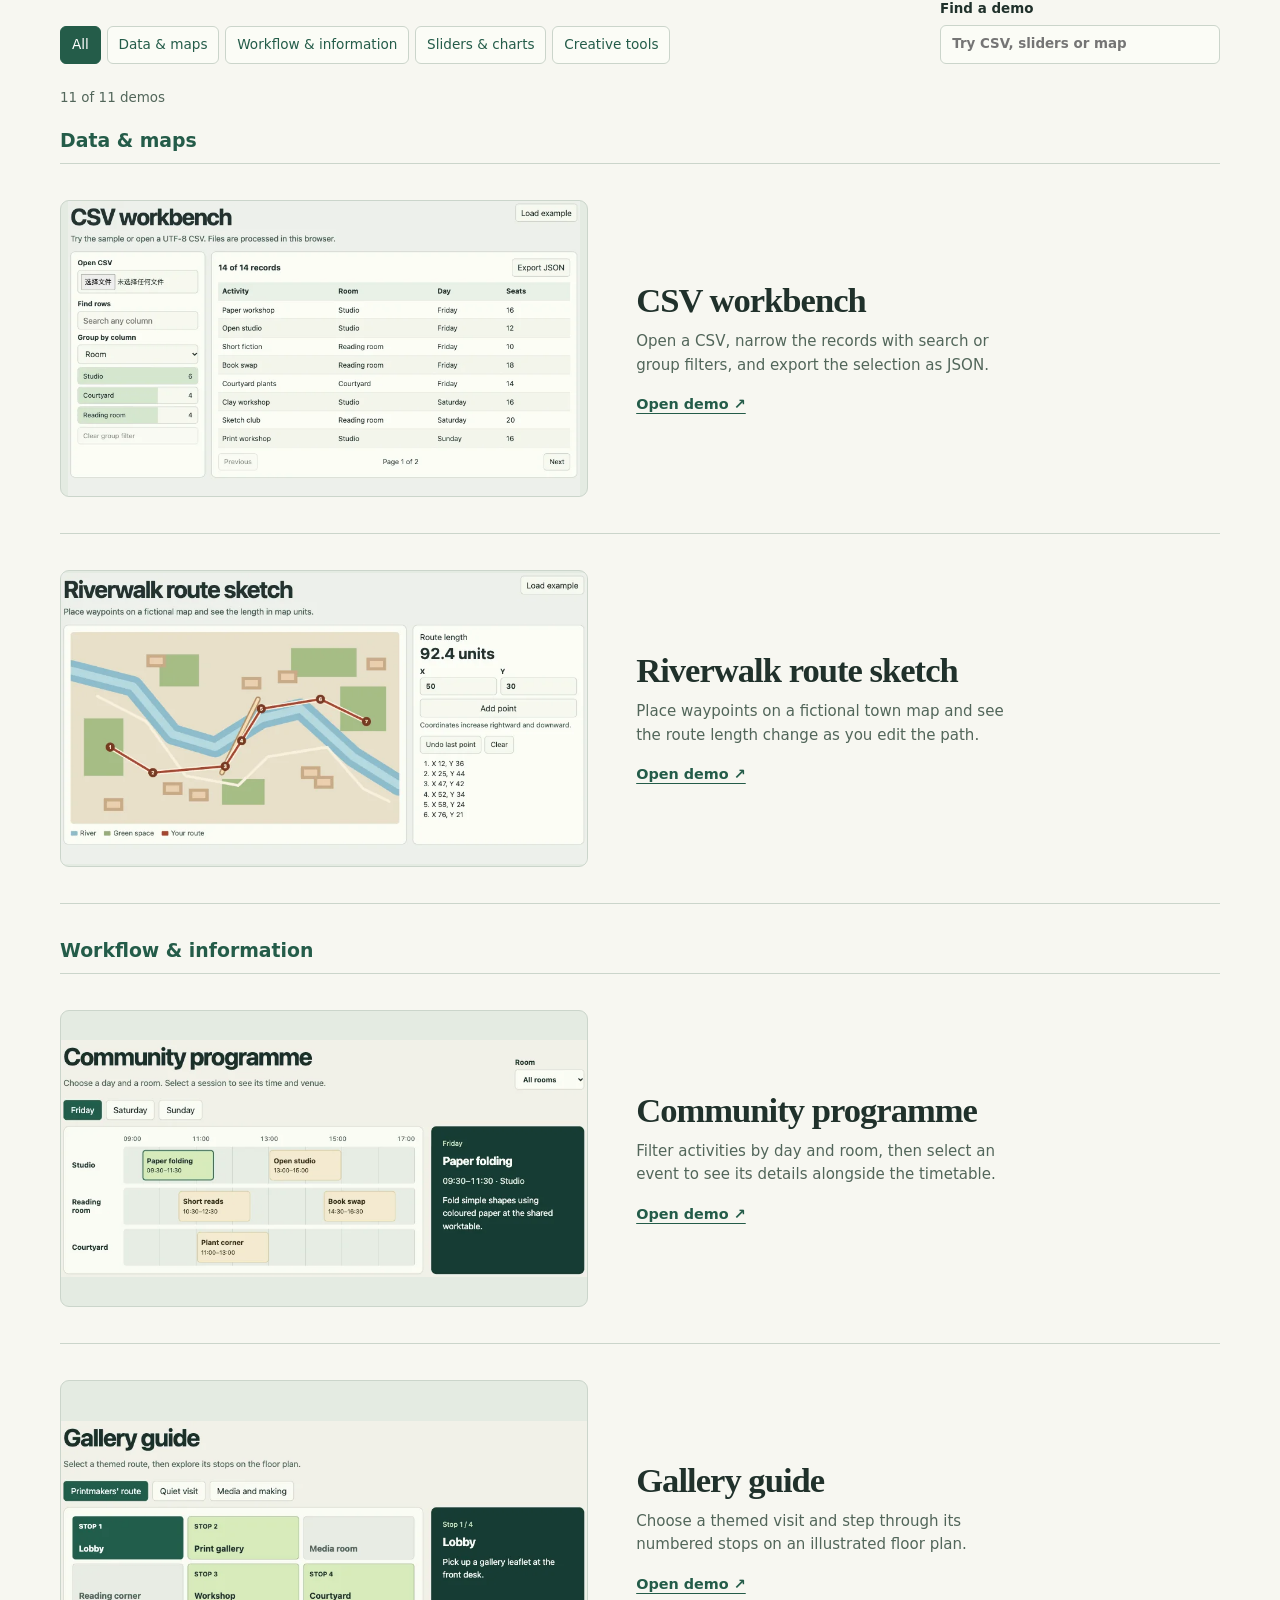
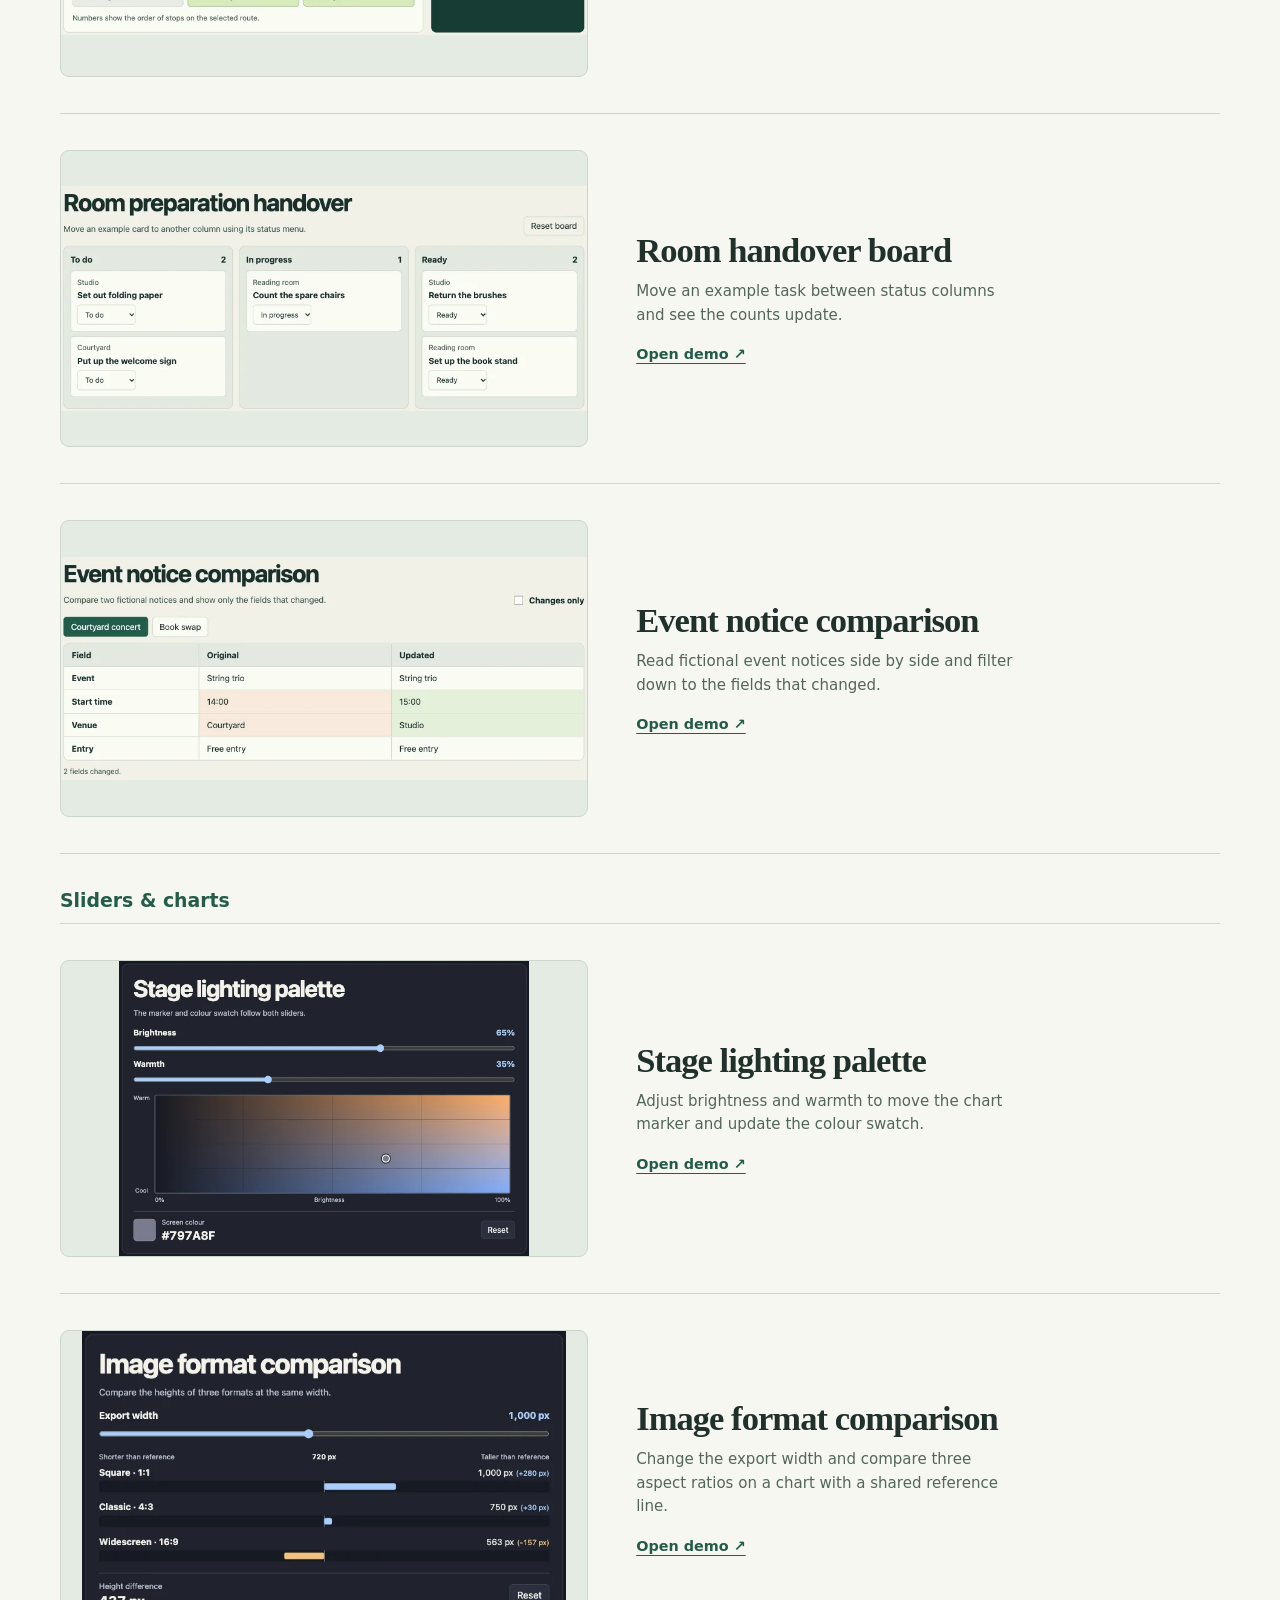
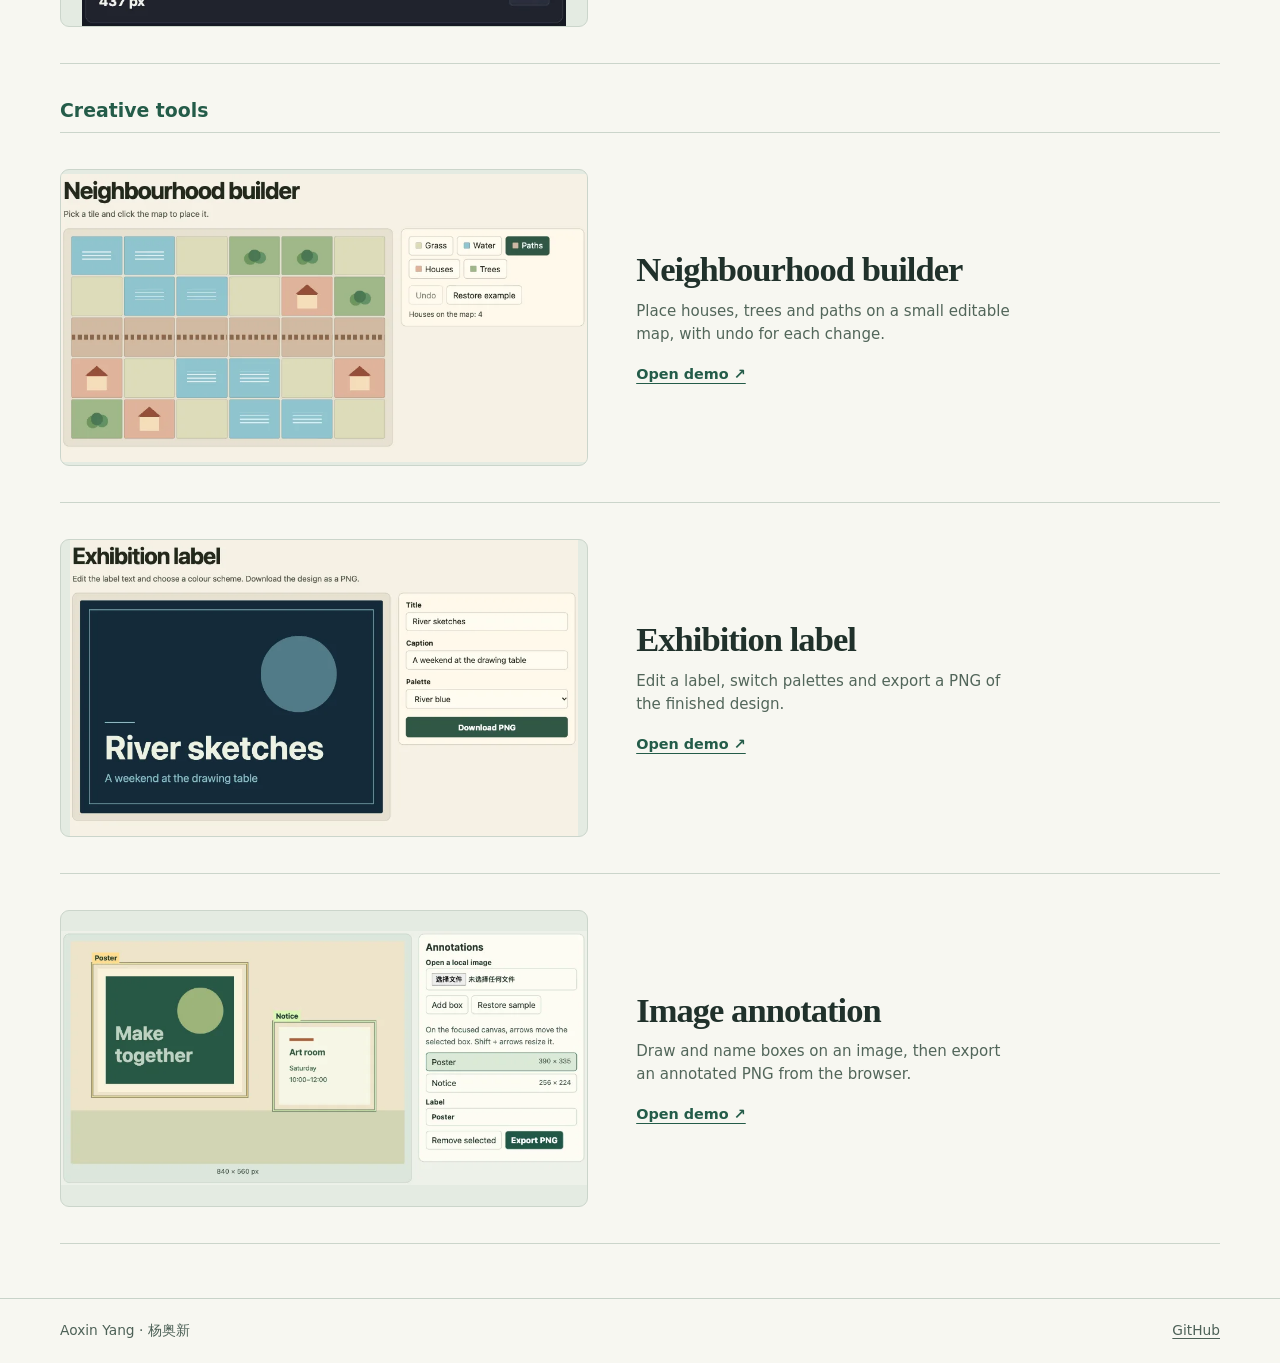
<file: projects.html>
<!doctype html>
<html lang="en">
<head>
  <meta charset="utf-8">
  <meta name="viewport" content="width=device-width, initial-scale=1">
  <meta name="theme-color" content="#f7f7f1">
  <meta name="description" content="Explore Aoxin Yang’s urban and public safety projects, software applications, and interactive browser demos.">
  <title>Projects · Aoxin Yang</title>
  <link rel="stylesheet" href="projects.css?v=place-overview">
  <style>
    html { scroll-behavior: auto; }
    .portfolio-intro { padding: clamp(22px, 4vw, 44px) 0 25px; }
    .portfolio-intro h1 { margin-bottom: .55rem; }
    .portfolio-index {
      display: grid;
      grid-template-columns: repeat(3, minmax(0, 1fr));
      gap: 10px;
      margin-top: 18px;
    }
    .portfolio-index-group {
      min-width: 0;
      padding: 14px 15px;
      border: 1px solid var(--line);
      border-radius: 10px;
      background: #fcfdf8;
    }
    .portfolio-index-title { margin: 0 0 .45rem; font: 700 clamp(1.25rem, 2.3vw, 1.7rem)/1.15 var(--display); letter-spacing: -.03em; }
    .portfolio-index-title a { color: var(--green); text-decoration-thickness: 1px; }
    .portfolio-index-group ul {
      display: flex;
      flex-wrap: wrap;
      gap: .25rem .85rem;
      margin: 0;
      padding: 0;
      list-style: none;
    }
    .portfolio-index-group li, .portfolio-index-group p { font-size: .87rem; color: var(--muted); }
    .portfolio-index-group p { margin: 0; }
    .portfolio-index-group li a { text-decoration: none; }
    .portfolio-index-group li a:hover { text-decoration: underline; }
    .portfolio-index-group:last-child { background: #eaf0e6; }
    .portfolio-family {
      margin-bottom: clamp(30px, 5vw, 54px);
      padding-top: 16px;
      border-top: 1px solid var(--line);
    }
    .portfolio-family-head { display: flex; flex-wrap: wrap; gap: 6px 18px; align-items: baseline; justify-content: space-between; margin-bottom: 14px; }
    .portfolio-family-head h2 { margin: 0; font-size: clamp(1.58rem, 3vw, 2.35rem); }
    .portfolio-return { color: var(--green); font-size: .85rem; font-weight: 650; }
    .portfolio-project-title {
      font-family: var(--display);
      line-height: 1.08;
      letter-spacing: -.035em;
      font-size: clamp(2rem, 3.6vw, 3.3rem);
      margin-bottom: .65rem;
    }
    #city-safety > #urban { padding-top: 0; }
    #city-safety > #data { padding-bottom: 0; }
    @media (max-width: 710px) {
      .portfolio-index { grid-template-columns: minmax(0, 1fr); gap: 7px; }
      .portfolio-index-group { padding: 9px 11px; }
    }
  </style>
  <script src="catalog-data.js" defer></script>
  <script src="city-atlas.js" defer></script>
  <script src="projects.js?v=place-overview" defer></script>
  <link rel="stylesheet" href="demo-showcase.css">
  <script src="demo-showcase.js" defer></script>
</head>
<body>
  <a class="skip-link" href="#content" data-zh="跳到正文">Skip to content</a>
  <header class="masthead">
    <div class="wrap header-inner">
      <a class="brand" href="index.html" data-home><span class="brand-mark" aria-hidden="true">AY</span><b data-zh="杨奥新">Aoxin Yang</b></a>
      <div class="header-actions">
        <a href="index.html" data-home data-zh="个人主页">Home</a>
        <button id="language" type="button" lang="zh-CN" hidden>中文</button>
      </div>
    </div>
  </header>

  <main class="wrap" id="content">
    <section class="portfolio-intro" aria-labelledby="portfolio-title">
      <h1 id="portfolio-title" data-zh="软件与交互作品">Software &amp; interface projects</h1>
      <nav class="portfolio-index" id="project-index" aria-label="Browse by theme" data-aria-zh="按主题浏览">
        <div class="portfolio-index-group">
          <div class="portfolio-index-title"><a href="#city-safety" data-zh="城市与公共安全">Urban &amp; public safety</a></div>
          <ul>
            <li><a href="#urban" data-zh="城市变迁">Urban change</a></li>
            <li><a href="#plan-workspace" data-zh="应急预案">Emergency planning</a></li>
            <li><a href="#systems" data-zh="整体安全系统">Safety system</a></li>
            <li><a href="#land-use" data-zh="土地利用流向">Land-use flows</a></li>
          </ul>
        </div>
        <div class="portfolio-index-group">
          <div class="portfolio-index-title"><a href="#applications" data-zh="软件应用">Software applications</a></div>
          <ul>
            <li><a href="#cs2" data-zh="CS2 交易工作台">CS2 trading workbench</a></li>
            <li><a href="#wechat" data-zh="微信询价与后台">WeChat quotes &amp; admin</a></li>
          </ul>
        </div>
        <div class="portfolio-index-group">
          <div class="portfolio-index-title"><a href="#interactive-demos" data-zh="交互小作品">Interactive demos</a></div>
          <p data-zh="11 个小工具，涵盖数据、地图、图表与创作">11 small tools for data, maps, charts and design</p>
        </div>
      </nav>
    </section>

    <section id="city-safety" class="portfolio-family" aria-labelledby="city-safety-title">
      <div class="portfolio-family-head">
        <h2 id="city-safety-title" data-zh="城市与公共安全">Urban &amp; public safety</h2>
        <a class="portfolio-return" href="#project-index" data-zh="返回作品索引 ↑">Back to project index ↑</a>
      </div>
      <section id="urban" class="spatial-section" aria-labelledby="spatial-title">
        <div class="project-head">
          <div>
            <h3 class="portfolio-project-title" id="spatial-title" data-zh="一座滨河小城的六次变化">A river town in six chapters</h3>
            <p data-zh="从河岸聚落到两岸街区，拖动时间轴看小城长大。点选地图上的门牌，可以读到那一带的变化。所有场景均为虚构。">Follow a fictional settlement as it grows on both banks. Scrub through time and select a map pin to see what changed in that neighbourhood.</p>
          </div>
          <div class="project-links">
            <a class="text-link" href="https://yangaoxin.github.io/research-models-and-demos/" data-zh="基础界面示例 ↗">Basic UI examples ↗</a>
            <a class="text-link" href="https://github.com/YangAoxin/yangaoxin.github.io/blob/main/city-atlas.js" data-zh="地图绘制源码 ↗">Map drawing source ↗</a>
          </div>
        </div>
        <div class="spatial-player" id="flood-evolution">
          <div class="spatial-body">
            <div class="atlas-main">
              <div class="board-scroll" id="district-board" tabindex="0" aria-label="Zoomable river town map" data-aria-zh="可缩放的小城地图">
                <div class="tile-board" id="districts"></div>
              </div>
              <div class="map-controls">
                <label class="field" for="layer"><span data-zh="图层">Layer</span><select id="layer"><option value="changes" data-zh="街区变迁">Neighbourhood changes</option><option value="services" data-zh="规划服务点">Planned services</option></select></label>
                <label class="field zoom-field" for="zoom"><span data-zh="缩放">Zoom</span><input id="zoom" type="range" min="100" max="155" value="100" step="5"><output id="zoom-value" for="zoom">100%</output></label>
              </div>
            </div>
            <aside class="district-inspector">
              <div class="chapter-heading"><span id="chapter-count"></span><h3 id="chapter-title"></h3></div>
              <p class="chapter-copy" id="chapter-copy"></p>
              <label class="district-choice" for="district-picker"><span data-zh="街区观察">Neighbourhood notes</span><select id="district-picker"></select></label>
              <p class="visually-hidden" id="district-name"></p><p id="district-detail" aria-live="polite"></p>
            </aside>
          </div>
          <div class="chapter-strip" id="chapter-strip" role="group" aria-label="Choose a chapter" data-aria-zh="选择小城发展阶段"></div>
          <div class="timeline-bar">
            <button id="play-timeline" class="action" type="button" data-zh="播放">Play</button>
            <label class="field" for="stage"><span id="stage-label"></span><input id="stage" type="range" min="1" max="6" value="1"></label>
            <button id="reset-timeline" class="quiet" type="button" data-zh="重置">Reset</button>
          </div>
        </div>
        <div class="comparison" aria-labelledby="comparison-title">
          <div class="comparison-copy">
            <h3 id="comparison-title" data-zh="同一座城，设施设在哪里？">One town, two service layouts</h3>
            <p data-zh="两张地图各有三处公共服务点。左右拖动，看看橙色标记是聚在城心，还是分布在车站、西岸和学校。">Both maps contain three service points. Swipe to see them clustered in the centre or spread across the station, west bank and school.</p>
            <label class="field" for="compare-position">
              <span data-zh="分割线位置">Divider position</span>
              <input id="compare-position" type="range" min="0" max="100" value="50">
            </label>
            <div class="layout-presets" role="group" aria-label="Comparison view" data-aria-zh="布局对照视图">
              <button type="button" data-position="100" data-zh="看集中布局">Centralised</button>
              <button type="button" data-position="50" data-zh="左右对照">Split view</button>
              <button type="button" data-position="0" data-zh="看分散布局">Distributed</button>
            </div>
            <ul class="compare-legend" aria-label="Map legend" data-aria-zh="图例">
              <li class="legend-hub" data-zh="公共设施">Public services</li>
              <li class="legend-green" data-zh="绿地">Green space</li>
              <li class="legend-block" data-zh="建成用地">Developed land</li>
            </ul>
          </div>
          <div id="compare-board" class="compare-board" aria-hidden="true">
            <div class="compare-layer compare-a"></div>
            <div class="compare-layer compare-b"></div>
            <span class="compare-tag tag-a" data-zh="A · 集中布局">A · Centralised</span><span class="compare-tag tag-b" data-zh="B · 分散布局">B · Distributed</span>
            <div class="compare-divider"></div>
          </div>
        </div>
      </section>

      <section id="plan-workspace" class="plan-project" aria-labelledby="plan-title">
        <div class="project-head">
          <div>
            <h3 class="portfolio-project-title" id="plan-title" data-zh="灾情与预案工作台">Incident to plan workspace</h3>
            <p data-zh="用虚构情景体验从接收报告、核对信息到导出记录的过程。切换时间节点，每一步都有一条新的示例消息。">Use a fictional exercise to review incoming reports, check details and export a record. Each time step adds an example update.</p>
          </div>
        </div>
        <div class="plan-layout">
          <form id="plan-form" class="plan-form">
            <h4 data-zh="编辑演练情景">Edit exercise scenario</h4>
            <label class="field" for="hazard"><span data-zh="事件类型">Event type</span><select id="hazard"><option value="rain" data-zh="强降雨">Heavy rainfall</option><option value="earthquake" data-zh="地震">Earthquake</option><option value="heat" data-zh="高温">Extreme heat</option></select></label>
            <label class="field" for="area"><span data-zh="示例区域">Example area</span><input id="area" maxlength="60" required placeholder="District A" data-placeholder-zh="例如 A 区"></label>
            <label class="field" for="incident-note"><span data-zh="初始记录">Initial note</span><textarea id="incident-note" rows="3" maxlength="240" placeholder="Add an example situation" data-placeholder-zh="输入一条示例情况"></textarea></label>
            <div class="plan-actions">
              <button class="action" type="submit" data-zh="开始演练">Start exercise</button>
              <button class="quiet" id="load-plan-example" type="button" data-zh="填入示例">Fill in an example</button>
            </div>
          </form>
          <div class="plan-exercise">
            <div class="plan-brief">
              <p class="plan-kicker" data-zh="模拟演练">Practice exercise</p>
              <h4 id="plan-summary"></h4>
              <p id="plan-note"></p>
            </div>
            <section class="plan-output" aria-labelledby="plan-result-title">
              <h4 id="plan-result-title" data-zh="演练时间线">Exercise timeline</h4>
              <div class="plan-stages" role="group" aria-label="Exercise stage" data-aria-zh="演练阶段">
                <button type="button" data-plan-step="0"><time datetime="09:00">09:00</time><span data-zh="收到报告">Report received</span></button>
                <button type="button" data-plan-step="1"><time datetime="09:20">09:20</time><span data-zh="补充信息">More information</span></button>
                <button type="button" data-plan-step="2"><time datetime="09:45">09:45</time><span data-zh="汇总记录">Review record</span></button>
              </div>
              <p id="plan-result" aria-live="polite"></p>
              <button class="quiet" id="next-plan-step" type="button" data-zh="查看下一条更新">Next update</button>
            </section>
          </div>
        </div>
        <div class="plan-review">
          <section class="plan-check-panel" aria-labelledby="plan-check-title">
            <div class="plan-check-head">
              <h4 id="plan-check-title" data-zh="核实清单">Verification checklist</h4>
              <span id="plan-progress" role="status"></span>
            </div>
            <progress id="plan-progress-bar" value="0" max="1" aria-label="Checks completed" data-aria-zh="核实进度"></progress>
            <div id="plan-checks" class="plan-checks"></div>
          </section>
          <section class="plan-next-panel" aria-labelledby="plan-task-title">
            <h4 id="plan-task-title" data-zh="本步任务草稿">Task draft for this step</h4>
            <p id="plan-task"></p>
            <button class="action" id="export-plan" type="button" data-zh="导出演练记录 .txt">Export exercise record .txt</button>
          </section>
        </div>
      </section>

      <section class="system-project" id="systems" aria-labelledby="systems-title">
        <div class="project-head">
          <div>
            <h3 class="portfolio-project-title" id="systems-title" data-zh="整体安全系统概览">System overview</h3>
            <p data-zh="查看一座虚构社区中心的六个场所。切换示例情景、筛选状态，或点开场所查看更新记录。">Explore six places in a fictional community centre. Switch scenarios, filter by status or open a place to see its latest sample update.</p>
          </div>
        </div>
        <div class="system-panel">
          <div class="system-toolbar">
            <label class="field" for="system-scenario">
              <span data-zh="示例情景">Sample scenario</span>
              <select id="system-scenario">
                <option value="normal" data-zh="日常运行">Everyday operations</option>
                <option value="disturbance" selected data-zh="受到扰动">During disruption</option>
                <option value="recovery" data-zh="逐步恢复">Gradual recovery</option>
              </select>
            </label>
            <label class="system-compare">
              <input type="checkbox" id="system-changes">
              <span data-zh="只看与日常状态不同的场所">Only show changes from everyday operations</span>
            </label>
          </div>
          <div class="system-filters" role="group" aria-label="Filter by venue status" data-aria-zh="按场所状态筛选">
            <button type="button" data-system-filter="all"><span data-zh="全部场所">All places</span><strong></strong></button>
            <button type="button" data-system-filter="available"><span data-zh="可用">Available</span><strong></strong></button>
            <button type="button" data-system-filter="verify"><span data-zh="待核对">Needs review</span><strong></strong></button>
            <button type="button" data-system-filter="paused"><span data-zh="暂停">Paused</span><strong></strong></button>
          </div>
          <div class="system-board">
            <section class="system-list" aria-labelledby="system-list-title">
              <div class="system-list-heading">
                <h4 id="system-list-title" data-zh="场所状态">Place status</h4>
                <p id="system-result-count" role="status"></p>
              </div>
              <div id="system-status" class="system-status"></div>
              <div id="system-empty" class="system-empty" hidden>
                <p data-zh="当前筛选下没有场所。">No places match the current filters.</p>
                <button type="button" id="system-clear" class="quiet" data-zh="清除筛选">Clear filters</button>
              </div>
            </section>
            <aside class="system-detail" aria-labelledby="system-detail-title" aria-live="polite">
              <h4 id="system-detail-title" data-zh="场所详情">Place details</h4>
              <p id="system-detail-empty" data-zh="选择一个场所查看记录。">Select a place to see its record.</p>
              <div id="system-detail-content" hidden>
                <h5 id="system-place-name"></h5>
                <p id="system-place-note"></p>
                <dl>
                  <div><dt data-zh="日常状态">Everyday status</dt><dd id="system-before"></dd></div>
                  <div><dt data-zh="当前状态">Current status</dt><dd id="system-current"></dd></div>
                  <div><dt data-zh="示例更新时间">Sample update time</dt><dd id="system-time"></dd></div>
                  <div><dt data-zh="示例来源">Sample source</dt><dd id="system-source"></dd></div>
                </dl>
              </div>
            </aside>
          </div>
        </div>
      </section>

      <section class="data-section" id="data" aria-label="Data visualisation" data-aria-zh="数据可视化">
        <details id="land-use">
          <summary><span data-zh="课程作品 · 土地利用流向图">Course project · Land-use flow diagram</span></summary>
          <p data-zh="用示例数据演示地类变化。切换时段查看流向和对应数值。">An example of how land-use changes can be visualised. Switch periods to inspect the flows and their values.</p>
          <label class="field period-field" for="period"><span data-zh="示例时段">Example period</span><select id="period"></select></label>
          <canvas id="flow-chart" width="830" height="270" aria-hidden="true"></canvas>
          <div id="flow-labels" class="flow-labels"></div>
        </details>
      </section>

    </section>

    <section id="applications" class="portfolio-family" aria-labelledby="applications-title">
      <div class="portfolio-family-head">
        <h2 id="applications-title" data-zh="软件应用">Software applications</h2>
        <a class="portfolio-return" href="#project-index" data-zh="返回作品索引 ↑">Back to project index ↑</a>
      </div>
      <article class="workbench" id="cs2" aria-labelledby="cs2-title">
        <div class="workbench-head">
          <div>
            <h3 class="portfolio-project-title" id="cs2-title" data-zh="CS2 饰品工作台">CS2 item workbench</h3>
            <p data-zh="独立开发的饰品交易工作流。从双语选品走到模拟购买、入库、上架和改价。">I built an end-to-end workflow for trading game items. Try catalogue search and selection, then step through a sample purchase, inventory receipt, listing and repricing.</p>
          </div>
          <div class="workbench-links">
            <a class="source-link" href="#listing-workflow"><span data-zh="试用上架与改价">Try listing and repricing</span><span aria-hidden="true">↓</span></a>
            <a class="source-link" href="https://github.com/YangAoxin/cs2-market-workbench"><span data-zh="查看工作流源码">Workflow source</span><span aria-hidden="true">↗</span></a>
          </div>
        </div>
        <div class="workbench-body">
          <section class="catalogue" aria-labelledby="catalogue-heading">
            <div class="catalogue-head">
              <div><h3 id="catalogue-heading" data-zh="饰品目录">Item catalogue</h3><p id="catalogue-source" class="catalogue-source"></p></div>
              <span id="item-count" class="count" aria-live="polite"></span>
            </div>
            <label class="field full" for="item-search">
              <span class="visually-hidden" data-zh="搜索饰品">Search items</span>
              <input type="search" id="item-search" placeholder="Search AK-47 or Redline" data-placeholder-zh="搜索 AK-47 或 红线" autocomplete="off">
            </label>
            <div id="item-results" class="item-results"></div>
            <div class="pager">
              <button id="page-prev" type="button" data-zh="上一页">Previous</button>
              <form id="page-form" class="page-form">
                <label for="page-number" class="visually-hidden" data-zh="跳转页码">Go to page</label>
                <input id="page-number" type="number" min="1" value="1" required>
                <output id="page-total" for="page-number" aria-live="polite"></output>
                <button type="submit" data-zh="跳页">Go</button>
              </form>
              <button id="page-next" type="button" data-zh="下一页">Next</button>
            </div>
          </section>
          <section class="selection" aria-labelledby="selection-heading">
            <div class="selection-head">
              <div>
                <h3 id="selection-heading" data-zh="已选清单">Selected items</h3>
                <p id="selection-count" aria-live="polite"></p>
              </div>
              <button type="button" id="clear-items" class="quiet" data-zh="清空">Clear</button>
            </div>
            <ul id="selected-items" class="selected-items"></ul>
            <button class="action" id="export-items" type="button" data-zh="导出 JSON">Export JSON</button>
          </section>
        </div>
        <section id="listing-workflow" class="trade-workflow" aria-labelledby="trade-title">
          <div class="trade-header">
            <div>
              <h3 id="trade-title" data-zh="上架与改价流程">Listing and repricing</h3>
              <p data-zh="选择一个饰品走完整个模拟流程。报价和交易记录是演示值。">Choose an item and run the full simulation. Quotes and transaction records use example values.</p>
            </div>
          </div>
          <ol class="trade-stages" id="trade-stages" aria-label="Trading workflow" data-aria-zh="交易流程">
            <li data-zh="报价">Quote</li><li data-zh="购买">Buy</li><li data-zh="入库">Receive</li><li data-zh="上架">List</li><li data-zh="改价">Reprice</li>
          </ol>
          <div class="trade-console">
            <div class="trade-controls">
              <form id="trade-start" class="trade-form">
                <label class="field" for="trade-item"><span data-zh="选择演示饰品">Item to try</span><select id="trade-item"></select></label>
                <button type="submit" class="action" data-zh="载入示例报价">Load sample quote</button>
              </form>
              <form id="trade-action" class="trade-form" hidden>
                <div id="trade-current" tabindex="-1" aria-live="polite"></div>
                <label class="field" for="trade-price" id="trade-price-field" hidden><span id="trade-price-label"></span><input type="number" id="trade-price" min="0.01" step="0.01" max="9999" disabled></label>
                <button type="submit" class="action" id="trade-next"></button>
              </form>
            </div>
            <section class="trade-ledger" aria-labelledby="ledger-title">
              <h4 id="ledger-title" data-zh="流程记录">Workflow log</h4>
              <ol id="trade-log" aria-live="polite"></ol>
            </section>
          </div>
        </section>
      </article>

      <article class="quote-project" id="wechat" aria-labelledby="quote-title">
        <div class="project-copy">
          <h3 class="portfolio-project-title" id="quote-title" data-zh="微信询价与管理后台">WeChat quote workflow</h3>
          <p data-zh="把客户提交的询价放进后台处理队列。可以从左侧发起一笔示例询价，再从右侧推进同一笔单据。">I prototyped both sides of a quote request. Submit a sample request in the phone interface and handle that same request in the admin view.</p>
          <ol class="workflow-steps" id="workflow-steps" aria-label="Request progress" data-aria-zh="询价进度">
            <li data-zh="提交询价">Request</li><li data-zh="报价">Quote</li><li data-zh="确认">Confirm</li><li data-zh="履约">Fulfil</li>
          </ol>
        </div>
        <div class="quote-demo">
          <form class="phone" id="quote-form">
            <div class="phone-notch" aria-hidden="true"></div>
            <h3 data-zh="客户 · 发起询价">New quote</h3>
            <label class="field" for="product">
              <span data-zh="轮胎规格">Tyre size</span>
              <select id="product"><option>205/55 R16</option><option>215/60 R17</option><option>225/50 R18</option></select>
            </label>
            <label class="field" for="quantity">
              <span data-zh="数量">Quantity</span>
              <input id="quantity" type="number" value="2" min="1" max="20" required>
            </label>
            <button class="action" type="submit" data-zh="提交示例询价">Submit sample request</button>
          </form>
          <section class="admin" aria-labelledby="admin-title">
            <div class="admin-head">
              <h3 id="admin-title" data-zh="管理后台">Admin view</h3>
              <span class="admin-tag" data-zh="示例队列">Sample inbox</span>
            </div>
            <div id="quote-result" class="quote-result" aria-live="polite"></div>
            <button class="action secondary" type="button" id="next-status" hidden></button>
          </section>
        </div>
      </article>
    </section>

    <section id="interactive-demos" class="portfolio-family" aria-labelledby="showcase-title">
      <div class="portfolio-family-head">
        <h2 id="showcase-title" data-zh="交互小作品">Interactive projects</h2>
        <a class="portfolio-return" href="#project-index" data-zh="返回作品索引 ↑">Back to project index ↑</a>
      </div>
      <div data-demo-showcase>
        <a href="interface-demos.html" data-zh="打开全部 11 个作品的总览">Browse all 11 interactive projects</a>
      </div>
    </section>
    <noscript>Please enable JavaScript to try the demos. / 请启用 JavaScript 来体验作品。</noscript>
  </main>

  <footer class="site-footer"><div class="wrap footer-inner"><span>Aoxin Yang · 杨奥新</span><a href="https://github.com/YangAoxin">GitHub</a></div></footer>
</body>
</html>
</file>
<file: demo-showcase.css>
.demo-library {
  --gallery-line: #cbd5cb;
  --gallery-ink: #20312b;
  --gallery-green: #245c49;
  --gallery-muted: #52665a;
  color: var(--gallery-ink);
}
.demo-library-tools { display:flex; flex-wrap:wrap; align-items:end; justify-content:space-between; gap:10px 20px; margin:20px 0 24px; }
.demo-library-filters { display:flex; flex-wrap:wrap; gap:6px; }
.demo-library-filters button {
  font:inherit; font-size:.85rem; padding:.44rem .68rem; color:var(--gallery-green);
  border:1px solid var(--gallery-line); border-radius:6px; background:#fbfcf6;
}
.demo-library-filters button[aria-pressed=true] { background:var(--gallery-green); border-color:var(--gallery-green); color:white; }
.demo-library-filters button:hover { border-color:var(--gallery-green); }
.demo-library-search { display:grid; flex:0 1 280px; gap:.3rem; font-size:.84rem; font-weight:650; }
.demo-library-search input {
  width:100%; min-width:0; font:inherit; padding:.5rem .7rem; color:var(--gallery-ink);
  border:1px solid var(--gallery-line); border-radius:6px; background:#fbfcf6;
}
.demo-library-count { color:var(--gallery-muted); font-size:.84rem; margin:0 0 20px; }
.demo-library-group { margin-bottom:34px; }
.demo-library-group-title {
  margin:0; padding:0 0 10px; border-bottom:1px solid var(--gallery-line);
  font:700 1.18rem/1.3 "Instrument Sans", system-ui, sans-serif; color:var(--gallery-green);
}
.demo-library-item {
  display:grid; grid-template-columns:minmax(0, .95fr) minmax(0, 1.05fr);
  gap:clamp(16px,4vw,48px); align-items:center;
  padding:clamp(19px,3vw,36px) 0; border-bottom:1px solid var(--gallery-line);
}
.demo-library-preview {
  display:block; overflow:hidden; aspect-ratio: 16 / 9;
  border:1px solid var(--gallery-line); border-radius:9px; background:#e4ebe2;
}
.demo-library-preview:hover { border-color:var(--gallery-green); }
.demo-library-preview img { width:100%; height:100%; display:block; object-fit:contain; }
.demo-library-title {
  color:var(--gallery-ink); font-family:Georgia,"Songti SC",serif;
  font-size:clamp(1.46rem,2.8vw,2.16rem); line-height:1.18; letter-spacing:-.028em;
  margin:0 0 .6rem;
}
.demo-library-item p { color:var(--gallery-muted); font-size:.94rem; line-height:1.55; margin:0 0 .95rem; max-width:40ch; }
.demo-library-item .demo-library-open {
  display:inline-block; color:var(--gallery-green); font-size:.9rem; font-weight:700; text-underline-offset:4px;
}
.demo-library-empty { color:var(--gallery-muted); padding:20px 0; border-top:1px solid var(--gallery-line); }
.demo-library [hidden],.demo-focused [data-focus-demo][hidden] { display:none!important; }
.demo-focused main { padding-top:clamp(18px,4vw,34px); padding-bottom:25px; }
.demo-focused main>.intro,.demo-focused main>.tabs { display:none!important; }
.demo-focused main>.demos { grid-template-columns:minmax(0,1fr); max-width:800px; margin-inline:auto; }
.demo-focused main>.demo { margin-top:0; }
.demo-focused main>.tool,.demo-focused main>.work { padding-top:0; border-top:0; }
.demo-focused [data-focus-demo] h2 {
  font-size:clamp(1.65rem,4.7vw,2.9rem); line-height:1.12; letter-spacing:-.04em;
}
@media(max-width:630px) {
  .demo-library-tools { align-items:stretch; gap:13px; }
  .demo-library-search { flex-basis:100%; }
  .demo-library-item { grid-template-columns:minmax(0,1fr); gap:15px; }
  .demo-library-item p { max-width:none; }
  .demo-library-group { margin-bottom:25px; }
}
</file>
<file: projects.css>
:root {
  color-scheme: light;
  --paper: #f7f7f1;
  --ink: #182622;
  --muted: #4d6157;
  --mine: #1d2925;
  --rail: #2a3933;
  --mint: #cbf0d3;
  --line: #c8d3c9;
  --green: #245c48;
  --display: Georgia, "Songti SC", serif;
  --body: system-ui, -apple-system, BlinkMacSystemFont, "PingFang SC", sans-serif;
  --code: ui-monospace, Menlo, Consolas, monospace;
}
*, *::before, *::after { box-sizing: border-box; }
html { scroll-behavior: smooth; }
body { margin: 0; color: var(--ink); background: var(--paper); font: 1rem/1.56 var(--body); }
a { color: inherit; text-underline-offset: 3px; }
a:hover { text-decoration-thickness: 2px; }
button, input, select { font: inherit; }
button { cursor: pointer; }
button:disabled { cursor: default; opacity: .55; }
:focus-visible { outline: 3px solid #b5813e; outline-offset: 3px; }
[hidden] { display: none !important; }
[id] { scroll-margin-top: 88px; }
h1, h2, h3, p { margin-top: 0; }
h1, h2 { font-family: var(--display); line-height: 1.08; letter-spacing: -.035em; }
h1 { font-size: clamp(2.65rem, 5.15vw, 4.65rem); margin-bottom: .8rem; }
h2 { font-size: clamp(2rem, 3.6vw, 3.3rem); margin-bottom: .65rem; }
h3 { line-height: 1.28; font-size: 1rem; margin-bottom: .35rem; }
p { margin-bottom: 1rem; }
.wrap { width: min(1160px, 100% - 60px); margin-inline: auto; }
.visually-hidden, .skip-link:not(:focus) {
  position: absolute; width: 1px; height: 1px; padding: 0; margin: -1px;
  overflow: hidden; clip-path: inset(50%); white-space: nowrap; border: 0;
}
.skip-link:focus { position: fixed; z-index: 5; top: 10px; left: 10px; padding: .5rem; background: white; }
.masthead { position: sticky; top: 0; z-index: 3; background: var(--paper); border-bottom: 1px solid var(--line); }
.header-inner, .footer-inner, .brand, .header-actions {
  display: flex; align-items: center; justify-content: space-between; gap: 1rem;
}
.header-inner { min-height: 65px; }
.brand { gap: .65rem; text-decoration: none; font-size: .94rem; }
.brand-mark { display: grid; place-items: center; width: 32px; height: 32px; border: 1px solid var(--line); border-radius: 50%; font-family: var(--display); }
.header-actions a { color: var(--green); text-decoration: none; font-size: .9rem; font-weight: 650; }
#language { background: #fff; color: var(--green); border: 1px solid var(--line); border-radius: 6px; padding: .28rem .65rem; }
.intro {
  display: grid; grid-template-columns: minmax(0, 1fr) minmax(190px, 254px);
  align-items: end; gap: 42px; padding: 44px 0 32px;
}
.intro p { margin-bottom: 0; max-width: 35rem; color: var(--muted); font-size: 1.08rem; }
.jump-list { border-top: 1px solid var(--line); }
.jump-list a { display: flex; justify-content: space-between; gap: .8rem; border-bottom: 1px solid var(--line); padding: .4rem 0; color: var(--green); text-decoration: none; font-size: .88rem; font-weight: 650; }
.jump-list a:hover span:first-child { text-decoration: underline; }
.workbench { padding: clamp(17px, 3.4vw, 40px); border-radius: 14px; background: var(--mine); color: #f8fbf6; }
.workbench-head, .catalogue-head, .selection-head, .project-head, .admin-head {
  display: flex; align-items: start; justify-content: space-between; gap: 1rem;
}
.workbench-head { align-items: end; margin-bottom: 1.3rem; }
.workbench-head p, .project-head p { margin: 0; max-width: 38rem; }
.workbench-head p { color: #d4e2d8; font-size: .95rem; }
.source-link { display: inline-flex; gap: .5rem; align-items: center; color: var(--mint); font-weight: 650; text-decoration: none; white-space: nowrap; }
.source-link:hover { text-decoration: underline; }
.workbench-body { display: grid; grid-template-columns: minmax(0, 1fr) minmax(230px, .46fr); gap: 14px; }
.catalogue { background: #fcfdf8; color: var(--ink); padding: 17px; border-radius: 8px; }
.catalogue-head, .admin-head { align-items: center; margin-bottom: .7rem; }
.catalogue-head h3, .admin-head h3 { margin: 0; }
.count, .admin-tag { color: var(--muted); font-size: .78rem; }
.field { display: grid; grid-template-columns: minmax(0, 1fr); gap: .3rem; font-weight: 650; font-size: .86rem; }
.field :is(input, select):not([type="range"]) { width: 100%; min-width: 0; padding: .56rem .65rem; border: 1px solid #aebdb3; border-radius: 5px; background: white; color: var(--ink); }
.field input[type="range"] { width: 100%; min-width: 0; margin: 0; accent-color: var(--green); }
.full { margin-bottom: .5rem; }
.item-results { display: grid; min-height: 192px; align-content: start; }
.item-row {
  display: grid; grid-template-columns: 18px minmax(0, 1fr);
  gap: .7rem; align-items: center; min-height: 48px; padding: .36rem 3px;
  border-bottom: 1px solid #dee5dc; cursor: pointer;
}
.item-row:first-child { border-top: 1px solid #dee5dc; }
.item-row:has(input:checked) { background: #edf6eb; }
.item-row input { margin: 0; accent-color: var(--green); }
.item-row strong, .item-row small { display: block; overflow-wrap: anywhere; }
.item-row strong { font-weight: 650; font-size: .86rem; }
.item-row small { color: var(--muted); font-size: .72rem; }
.empty-results { padding: 1rem .3rem; color: var(--muted); }
.pager { display: flex; align-items: center; justify-content: space-between; gap: .5rem; margin-top: .75rem; }
.pager button, .quiet { border: 1px solid #aebdb3; border-radius: 5px; padding: .3rem .58rem; background: transparent; color: inherit; font-size: .8rem; }
.pager output { font-family: var(--code); font-size: .75rem; }
.selection { display: flex; flex-direction: column; gap: .7rem; padding: 17px; border: 1px solid #476054; border-radius: 8px; background: var(--rail); }
.selection-head p { margin: 0; color: #d0e1d3; font-size: .8rem; }
.selection .quiet { color: #e1eee4; border-color: #718d7c; }
.selected-items { flex: 1; display: grid; align-content: start; gap: .45rem; margin: 0; padding: 0; list-style: none; }
.selected-items li { display: flex; align-items: center; justify-content: space-between; gap: .6rem; overflow-wrap: anywhere; font-size: .8rem; padding: .45rem .55rem; background: #34483e; border-radius: 4px; }
.selected-items .empty-selection { color: #d0e1d3; background: transparent; padding-inline: 0; }
.remove-item { flex-shrink: 0; background: transparent; border: 0; color: #f8fbf6; padding: 0 .26rem; font-size: 1.05rem; }
.action { border: 1px solid transparent; border-radius: 5px; padding: .53rem .75rem; background: var(--green); color: #fff; font-weight: 650; font-size: .86rem; }
.action:hover:enabled { filter: brightness(1.1); }
.selection .action { background: var(--mint); color: #162d22; width: 100%; }
.quote-project { display: grid; grid-template-columns: minmax(0, .74fr) minmax(0, 1.26fr); align-items: center; gap: clamp(20px, 4vw, 54px); margin-top: 36px; padding: clamp(20px, 4vw, 56px); background: #f0eadb; border: 1px solid #dfd1b8; border-radius: 14px; }
.project-copy p { color: #534d41; }
.quote-demo { display: grid; grid-template-columns: minmax(160px, 1fr) minmax(190px, 1.23fr); align-items: center; gap: 12px; }
.phone { position: relative; border: 6px solid #37362e; border-radius: 21px; padding: 27px 12px 13px; background: #fffdf8; box-shadow: 0 7px 12px #29271918; }
.phone-notch { position: absolute; width: 34px; height: 5px; border-radius: 99px; background: #37362e; top: 9px; left: 50%; transform: translateX(-50%); }
.phone .field { margin: .75rem 0; }
.phone .action { width: 100%; }
.admin { min-height: 216px; padding: 14px; border: 1px solid #cbbda4; border-radius: 7px; background: #fffdf8; }
.admin-head { border-bottom: 1px solid #ddd1bf; padding-bottom: .45rem; }
.admin-tag { white-space: nowrap; color: #655b48; }
.quote-result p { margin-bottom: .55rem; font-size: .86rem; }
.quote-status { display: inline-block; font-weight: 700; background: #e1eedc; padding: .12rem .43rem; border-radius: 5px; color: #254f38; }
.quote-empty { color: #625d50; }
.admin .secondary { margin-top: .35rem; color: #244d3a; background: #e7ede3; border-color: #c3d3c4; }
.workflow-steps { display: flex; flex-wrap: wrap; gap: .34rem; padding: 0; margin: .95rem 0 0; list-style: none; }
.workflow-steps li { font-size: .75rem; padding: .18rem .42rem; border: 1px solid #cabc9d; border-radius: 5px; color: #5b5240; }
.workflow-steps li.is-past { background: #e0e7d7; border-color: #b8c4a8; color: #2c593c; }
.workflow-steps li[aria-current="step"] { background: #365a41; color: white; border-color: #365a41; }
.spatial-section { padding-top: 46px; }
.project-head { align-items: end; padding-bottom: 1rem; }
.project-head p { color: var(--muted); }
.project-links { display: flex; flex-wrap: wrap; gap: .5rem 1rem; font-size: .88rem; font-weight: 650; }
.text-link { color: var(--green); }
.spatial-player { background: #e7eee7; border: 1px solid #c3d3c6; border-radius: 12px; padding: clamp(12px, 2.4vw, 27px); }
.map-controls { display: flex; gap: 1.3rem; align-items: end; margin-bottom: .8rem; }
.zoom-field { display: grid; grid-template-columns: max-content minmax(65px, 125px) max-content; align-items: center; gap: .55rem; }
.zoom-field output { font: .78rem var(--code); }
.spatial-body { display: grid; grid-template-columns: minmax(0, 1fr) minmax(170px, .34fr); gap: 13px; }
.board-scroll { min-width: 0; overflow: auto; border-radius: 8px; background: #cbdad0; padding: 12px; }
.tile-board { --board-scale: 1; display: grid; grid-template-columns: repeat(3,minmax(0,1fr)); gap: 5px; width: calc(100% * var(--board-scale)); min-width: 255px; }
.tile { min-height: 49px; padding: .24rem; border: 1px solid #a6bbac; border-radius: 5px; color: #274437; font-size: .83rem; background: #f4f8f1; overflow-wrap: anywhere; }
.tile.is-marked { background: #accfba; font-weight: 650; }
.tile[aria-pressed="true"] { box-shadow: inset 0 0 0 2px #2b5e4b; color: #18392c; }
.district-inspector { padding: 17px; border-radius: 8px; background: #f7faf5; border: 1px solid #c0d1c3; }
.district-name { margin-top: .7rem; margin-bottom: .15rem; font: bold 1.62rem/1.12 var(--display); }
#district-detail { margin-bottom: 0; color: var(--muted); font-size: .86rem; }
.timeline-bar { display: grid; grid-template-columns: max-content minmax(0, 1fr) max-content; align-items: end; gap: .8rem; margin-top: 13px; }
.timeline-bar .action { min-width: 84px; }
.timeline-bar .quiet { margin-bottom: 0; }
.data-section { padding: 24px 0 40px; }
.data-section details { border-top: 1px solid var(--line); border-bottom: 1px solid var(--line); padding: .75rem 0; }
summary { font-weight: 650; color: var(--green); cursor: pointer; }
.data-section p { color: var(--muted); margin: .65rem 0; }
.period-field { width: min(100%, 220px); }
#flow-chart { display: block; max-width: 100%; height: auto; margin-top: .8rem; }
.flow-labels { display: flex; flex-wrap: wrap; max-width: 810px; gap: .25rem .8rem; color: var(--muted); font-size: .77rem; }
.site-footer { border-top: 1px solid var(--line); color: var(--muted); }
.footer-inner { min-height: 64px; font-size: .86rem; }
@media (max-width: 880px) {
  .wrap { width: calc(100% - 34px); }
  .intro { gap: 25px; }
  .quote-project { grid-template-columns: 1fr; }
  .quote-demo { grid-template-columns: minmax(150px, .8fr) minmax(180px, 1.2fr); }
  .project-head { align-items: start; flex-direction: column; gap: .6rem; }
}
@media (max-width: 620px) {
  .intro { grid-template-columns: 1fr; padding: 25px 0 19px; gap: .9rem; }
  .intro .jump-list { display: flex; flex-wrap: wrap; gap: .35rem 1rem; padding-top: .4rem; }
  .jump-list a { border: 0; padding: .08rem 0; }
  .workbench-head { flex-direction: column; align-items: start; gap: .5rem; }
  .workbench-body { grid-template-columns: 1fr; }
  .catalogue, .selection { padding: 12px; }
  .quote-project { margin-top: 22px; padding: 15px; }
  .quote-demo { grid-template-columns: 1fr; gap: 13px; }
  .phone { width: min(100%, 260px); justify-self: center; }
  .admin { min-height: 150px; }
  .spatial-section { padding-top: 32px; }
  .spatial-body { grid-template-columns: 1fr; }
  .map-controls { flex-wrap: wrap; gap: .62rem; }
  .spatial-player { padding: 10px; }
  .timeline-bar { gap: .4rem; }
  .timeline-bar .action { min-width: 65px; }
}
@media (prefers-reduced-motion: reduce) { html { scroll-behavior: auto; } }

.catalogue-source { color: var(--muted); margin: .16rem 0 0; font-size: .76rem; }
.catalogue-head .count { white-space: nowrap; text-align: right; }
.page-form { display: flex; align-items: center; justify-content: center; gap: .27rem; }
.page-form input {
  width: 3.55rem; min-width: 0; padding: .24rem .2rem;
  border: 1px solid #aebdb3; border-radius: 4px; color: var(--ink); background: white;
  text-align: center; font: .75rem var(--code);
}
.page-form input::-webkit-outer-spin-button, .page-form input::-webkit-inner-spin-button { -webkit-appearance: none; margin: 0; }
.page-form output { white-space: nowrap; }
.page-form button { padding-inline: .33rem; }
@media (max-width: 400px) {
  .pager { gap: .22rem; }
  .pager > button { padding-inline: .38rem; }
  .page-form { gap: .2rem; }
}

.trade-workflow { margin-top: 1.5rem; padding-top: 1.2rem; border-top: 1px solid #4e675b; }
.trade-workflow h3 { font-size: 1.24rem; }
.trade-workflow p { color: #d4e2d8; font-size: .86rem; margin-bottom: .8rem; }
.trade-stages { display: grid; grid-template-columns: repeat(5, minmax(0, 1fr)); gap: .32rem; padding: 0; margin: 0 0 .65rem; list-style: none; }
.trade-stages li { padding: .32rem .25rem; border: 1px solid #597264; border-radius: 5px; color: #d4e2d8; text-align: center; font-size: .79rem; }
.trade-stages li.is-complete { background: #3b5145; color: #f8fbf6; }
.trade-stages li[aria-current="step"] { background: var(--mint); border-color: var(--mint); color: #162d22; font-weight: 700; }
.trade-console { display: grid; grid-template-columns: minmax(0, 1fr) minmax(0, .74fr); gap: .7rem; }
.trade-controls, .trade-ledger { padding: .8rem; min-width: 0; border: 1px solid #496255; border-radius: 7px; background: var(--rail); }
.trade-form { display: grid; align-items: end; grid-template-columns: minmax(0, 1fr) auto; gap: .6rem; }
#trade-action { margin-top: .7rem; padding-top: .7rem; border-top: 1px solid #587264; }
#trade-current { grid-column: 1 / -1; display: grid; gap: .15rem; overflow-wrap: anywhere; font-size: .86rem; }
#trade-current span { color: #d4e2d8; }
.trade-form .action { background: var(--mint); color: #162d22; }
.trade-ledger h4 { margin: 0 0 .25rem; font-size: .88rem; }
.trade-ledger ol { margin: 0; padding: 0; list-style: none; }
.trade-ledger li { display: grid; grid-template-columns: minmax(0, 1fr) minmax(0, auto); gap: .5rem; padding: .3rem 0; border-top: 1px solid #587264; overflow-wrap: anywhere; font-size: .78rem; }
.trade-ledger span, .trade-ledger .empty-log { color: #d4e2d8; }
.trade-ledger .empty-log { display: block; }

.plan-project {
  margin-top: 39px;
  padding: clamp(16px, 3.3vw, 39px);
  background: #e9eff4;
  border: 1px solid #c6d3e0;
  border-radius: 14px;
}
.plan-project .project-head { padding-bottom: .95rem; }
.plan-project .project-head p { color: #3c5264; }
.plan-project h4 { margin: 0; font-size: 1rem; line-height: 1.3; }
.plan-layout, .plan-review { display: grid; grid-template-columns: minmax(0, .8fr) minmax(0, 1.2fr); gap: clamp(10px, 2vw, 20px); }
.plan-form, .plan-output, .plan-check-panel, .plan-next-panel { padding: clamp(13px, 1.8vw, 20px); border: 1px solid #bccbda; border-radius: 8px; }
.plan-form { display: grid; align-content: start; gap: .7rem; background: #fbfcff; }
.plan-form .field { width: 100%; }
.plan-form :is(input, select, textarea):not([type="range"]) { border-color: #a8bbcb; }
.plan-form textarea { width: 100%; min-width: 0; resize: vertical; border: 1px solid #a8bbcb; border-radius: 5px; color: var(--ink); font: inherit; padding: .55rem .65rem; font-weight: 400; }
.plan-actions { display: flex; flex-wrap: wrap; gap: 7px; align-items: center; }
.plan-project .action { background: #315975; }
.plan-exercise { display: grid; gap: 9px; align-content: start; min-width: 0; }
.plan-brief { padding: 13px 15px; border: 1px solid #bccbda; border-radius: 8px; color: #233e53; background: #f5f8fc; }
.plan-brief .plan-kicker { margin: 0 0 .24rem; font-size: .75rem; font-weight: 700; color: #526b7e; }
.plan-brief h4 { font-size: clamp(1rem, 2.5vw, 1.4rem); overflow-wrap: anywhere; }
.plan-brief #plan-note { margin: .4rem 0 0; font-size: .88rem; white-space: pre-wrap; overflow-wrap: anywhere; }
.plan-output { background: #253d53; color: #f5f8fa; border-color: #253d53; }
.plan-stages { display: grid; grid-template-columns: repeat(3, minmax(0, 1fr)); gap: 6px; margin: .65rem 0 .8rem; }
.plan-stages button { display: grid; align-content: start; gap: .18rem; min-width: 0; padding: .45rem .5rem; text-align: left; color: #eaf1f8; border: 1px solid #587088; border-radius: 5px; background: #304c63; }
.plan-stages button span { font-size: .77rem; overflow-wrap: anywhere; }
.plan-stages button time { font: 700 .78rem/1.2 var(--code); }
.plan-stages button[aria-pressed="true"] { color: #1d3d56; background: #e7f0fa; border-color: #e7f0fa; }
#plan-result { font-size: .91rem; margin: 0 0 .7rem; line-height: 1.5; }
.plan-output #next-plan-step { color: #f7fbff; border-color: #7191ab; background: transparent; }
.plan-review { margin-top: 12px; grid-template-columns: minmax(0, 1.2fr) minmax(0, .8fr); }
.plan-check-panel, .plan-next-panel { background: #fbfcff; }
.plan-check-head { display: flex; flex-wrap: wrap; justify-content: space-between; align-items: baseline; gap: 5px 12px; }
#plan-progress { font-size: .8rem; color: #455e72; font-variant-numeric: tabular-nums; }
#plan-progress-bar { height: 10px; width: 100%; accent-color: #315975; margin: .5rem 0; }
.plan-checks { display: grid; gap: 6px; }
.plan-check-row { display: grid; grid-template-columns: auto minmax(0, 1fr); align-items: baseline; gap: 7px; padding: .45rem .55rem; border: 1px solid #d6e0e8; border-radius: 5px; color: #253d53; font-size: .85rem; }
.plan-check-row:has(input:checked) { background: #e7eff5; }
.plan-check-row input { accent-color: #315975; }
.plan-next-panel #plan-task { margin: .55rem 0 1rem; color: #3c5264; font-size: .91rem; }
@media (max-width: 690px) { .plan-layout, .plan-review { grid-template-columns: minmax(0, 1fr); } }

.comparison { display: grid; align-items: center; grid-template-columns: minmax(0, .45fr) minmax(0, 1fr); gap: clamp(12px, 3vw, 36px); margin-top: .85rem; padding: clamp(12px, 2.4vw, 27px); border: 1px solid #bdcfc1; border-radius: 12px; background: #edf1e9; }
.comparison-copy p { margin-bottom: .6rem; color: var(--muted); font-size: .86rem; }
.compare-board { --split: 50%; position: relative; isolation: isolate; height: clamp(135px, 22vw, 218px); overflow: hidden; border: 1px solid #8fa69b; border-radius: 7px; cursor: ew-resize; touch-action: pan-y; user-select: none; }
.compare-layer { position: absolute; inset: 0; display: grid; grid-template: repeat(3,minmax(0,1fr)) / repeat(4,minmax(0,1fr)); gap: 8px; padding: 15px; background-color: #dde7d9; }
.compare-b { background-color: #dce8eb; clip-path: inset(0 0 0 var(--split)); }
.parcel { border: 1px solid #8aab99; border-radius: 4px; background: repeating-linear-gradient(45deg,#edf2e7 0 6px,#c0cec0 6px 8px); }
.compare-b .parcel { border-color: #7396a3; background: repeating-linear-gradient(135deg,#edf3f8 0 6px,#adc4ca 6px 8px); }
.compare-layer .green { background: #7da78b; border-color: #6b9a7a; }
.compare-layer .hub { background: #e5ad67; border-color: #b48450; }
.compare-tag { position: absolute; bottom: .4rem; display: block; padding: .15rem .45rem; border-radius: 4px; background: #f8fbf6; color: var(--ink); box-shadow: 0 1px 4px #18262235; font-size: .75rem; }
.tag-a { left: .4rem; }
.tag-b { right: .4rem; }
.compare-divider { position: absolute; inset: 0 auto 0 var(--split); width: 3px; transform: translateX(-50%); background: #203e38; box-shadow: 0 0 0 1px #f0f2ea; }
.compare-divider::after { content: "↔"; position: absolute; top: 50%; left: 50%; display: grid; place-items: center; width: 28px; height: 28px; transform: translate(-50%,-50%); border: 1px solid #eff8ee; border-radius: 50%; background: #203e38; color: #fff; font-size: .9rem; }
@media (max-width: 620px) {
  .trade-console, .plan-layout, .comparison { grid-template-columns: minmax(0, 1fr); }
  .trade-form { grid-template-columns: minmax(0, 1fr); }
  .plan-project { margin-top: 26px; }
  .plan-output dl > div { grid-template-columns: minmax(0, 1fr); gap: .1rem; }
}
.workbench-links { display: flex; flex-wrap: wrap; gap: .5rem; }
#trade-next { justify-self: start; }
.plan-actions { display: flex; flex-wrap: wrap; gap: .5rem; }
.compare-legend { display: flex; flex-wrap: wrap; gap: .25rem .6rem; color: var(--muted); font-size: .73rem; list-style: none; padding: 0; margin: .72rem 0 0; }
.compare-legend li { display: inline-flex; gap: .25rem; align-items: center; }
.compare-legend li::before { content: ""; display: inline-block; width: .7rem; height: .7rem; border-radius: 2px; border: 1px solid #8aab99; }
.legend-hub::before { background: #e5ad67; }
.legend-green::before { background: #7da78b; }
.legend-block::before { background: repeating-linear-gradient(45deg,#edf2e7 0 2px,#a6b9a6 2px 4px); }

.system-project { padding-top: 46px; }
.system-panel {
  --system-border: #c8d6cd;
  --system-muted: #4a6155;
  padding: clamp(13px, 2.6vw, 28px);
  border: 1px solid var(--system-border);
  border-radius: 12px;
  background: #e9efe9;
}
.system-panel h4 { margin: 0; font-size: 1rem; line-height: 1.3; }
.system-toolbar { display: flex; justify-content: space-between; align-items: end; flex-wrap: wrap; gap: 9px 18px; margin-bottom: 13px; }
.system-toolbar > .field { width: min(230px, 100%); }
.system-compare { display: inline-flex; align-items: center; gap: .45rem; min-height: 35px; color: #284d3b; font-size: .85rem; cursor: pointer; }
.system-compare input { accent-color: #286148; }
.system-filters { display: grid; grid-template-columns: repeat(4, minmax(0, 1fr)); gap: 7px; margin-bottom: 12px; }
.system-filters button {
  display: grid;
  align-content: start;
  gap: .17rem;
  padding: .55rem .65rem;
  border: 1px solid var(--system-border);
  border-radius: 7px;
  background: #f9fcf7;
  color: #274536;
  text-align: left;
  font-size: .82rem;
  overflow-wrap: anywhere;
}
.system-filters button strong { font-size: clamp(1.2rem, 2.5vw, 1.7rem); line-height: 1.05; font-variant-numeric: tabular-nums; }
.system-filters button[aria-pressed="true"] { background: #dbead9; border-color: #58816a; box-shadow: inset 0 0 0 1px #58816a; }
.system-filters button:hover, .system-place:hover { border-color: #58816a; }
.system-board { display: grid; grid-template-columns: minmax(0, 1.45fr) minmax(0, 1fr); gap: 9px; align-items: start; }
.system-list, .system-detail { min-width: 0; border: 1px solid var(--system-border); border-radius: 9px; padding: clamp(11px, 1.5vw, 17px); }
.system-list { background: #f5f8f3; }
.system-list-heading { display: flex; flex-wrap: wrap; align-items: baseline; justify-content: space-between; gap: 4px 8px; margin-bottom: 9px; }
#system-result-count { font-size: .8rem; color: var(--system-muted); margin: 0; }
.system-status { display: grid; grid-template-columns: repeat(2, minmax(0, 1fr)); gap: 6px; }
.system-place {
  min-width: 0;
  display: grid;
  justify-items: start;
  gap: 5px;
  text-align: left;
  padding: .55rem .65rem;
  color: #23392d;
  border: 1px solid var(--system-border);
  border-radius: 6px;
  background: #fff;
}
.system-place[aria-pressed="true"] { border-color: #58816a; box-shadow: inset 0 0 0 1px #58816a; background: #e6f0e3; }
.system-place-name { font-size: .9rem; font-weight: 700; overflow-wrap: anywhere; }
.system-badge { display: inline-block; padding: .06rem .44rem; border-radius: 4px; font-size: .76rem; font-weight: 650; }
.system-badge[data-status="available"] { color: #1d5a41; background: #e3f1e3; }
.system-badge[data-status="verify"] { color: #704918; background: #fbefd0; }
.system-badge[data-status="paused"] { color: #853b31; background: #f8e7e0; }
.system-empty { padding: .55rem .1rem; font-size: .87rem; color: var(--system-muted); }
.system-empty p { margin-bottom: .45rem; }
.system-detail { border-color: #263f34; background: #263f34; color: #f1f8ef; }
.system-detail h4 { color: #d3e7d3; font-weight: 650; font-size: .81rem; margin-bottom: .55rem; }
.system-detail h5 { font: 700 clamp(1.1rem, 2.5vw, 1.52rem)/1.18 var(--display); margin: 0 0 .45rem; }
.system-detail p { font-size: .88rem; line-height: 1.5; margin: 0 0 .7rem; }
.system-detail dl { margin: 0; }
.system-detail dl div { display: grid; grid-template-columns: minmax(86px, .7fr) minmax(0, 1fr); align-items: baseline; gap: .45rem; padding: .37rem 0; border-top: 1px solid #547267; }
.system-detail dt { color: #cfe2d1; font-size: .79rem; }
.system-detail dd { margin: 0; font-size: .84rem; overflow-wrap: anywhere; }
@media (max-width: 680px) { .system-board { grid-template-columns: minmax(0, 1fr); } }
@media (max-width: 370px) { .system-filters { grid-template-columns: repeat(2, minmax(0, 1fr)); } }

/* River town atlas */
#urban .spatial-player { background:#efeee6; border-color:#c9c9b9; }
#urban .board-scroll, #urban .compare-layer { background-color:#213e3e; background-image:radial-gradient(ellipse at 48% 42%,#395754 0%,#253f40 60%,#193234 100%); }
#urban .board-scroll { padding:0; border-radius:9px; align-self:center; }
#urban .tile-board { position:relative; display:block; min-width:0; aspect-ratio:800/437; }
.city-drawing,.city-drawing svg { width:100%;height:100%;display:block; }
#urban .tile { position:absolute; transform:translate(-50%,-50%); min-height:24px; min-width:29px; padding:2px 4px; border:1px solid #e3e7d5; background:#365353; color:white; font:600 12px/1 var(--code); border-radius:14px; box-shadow:0 2px 4px #1c353a55; }
#urban .tile.is-marked { background:#f2e4b1; border-color:#685d42; color:#283d39; }
#urban .tile[aria-pressed="true"] { background:#8f4029; border-color:white; color:white; box-shadow:0 0 0 2px #8f4029; }
#urban .tile:focus-visible { outline:3px solid #87e6ff; outline-offset:3px; }
#urban .district-inspector { background:#fbf8ec; border-color:#d6d1bd; display:flex;flex-direction:column;justify-content:center; gap:.4rem; }
#chapter-title { font:600 clamp(1.32rem,2.3vw,2rem)/1.18 var(--display); color:#294441; margin:0; }
.chapter-copy { color:#405450; margin:0; line-height:1.55; }
.field-note { color:#6e654c; border-top:1px solid #d7d0bb; padding-top:.8rem; margin-top:.4rem; font-size:.8rem; }
#urban .district-name { margin:0;font-size:1.12rem; }
#urban .compare-board { height:auto;aspect-ratio:800/437; }
#urban .compare-layer { display:block;padding:0; }
#urban .compare-layer svg { width:100%;height:100%;display:block; }
#urban .legend-hub::before { background:#cf632b; }
@media(max-width:620px){
  #urban .district-inspector {padding:.85rem 1rem;}
  #urban .board-scroll {width:100%;}
  #urban .map-controls {flex-wrap:wrap;align-items:center;}
  #urban .tile {min-width:24px;min-height:24px;font-size:10px;}
}

/* The map, its field notes and the illustrated chapter selector share one frame. */
#urban .spatial-player {padding:clamp(12px,2vw,24px);background:#f3f0e7;border-color:#cbc8b8;}
#urban .spatial-body {grid-template-columns:minmax(0,2.6fr) minmax(200px,1fr);gap:clamp(15px,2.2vw,30px);align-items:stretch;}
.atlas-main {min-width:0;overflow:hidden;border:1px solid #304e48;border-radius:11px;background:#233f3d;}
#urban .board-scroll {border-radius:0; width:100%;}
#urban .map-controls {margin:0; padding:.55rem .9rem;display:flex;flex-wrap:wrap;justify-content:space-between;align-items:center;background:#203735;border-top:1px solid #59716a;color:#ebeee3;}
#urban .map-controls .field {display:flex;align-items:center;gap:.45rem;font-weight:500;}
#urban .map-controls select {font-size:.85rem;background:#314b46;color:#fff;border:1px solid #698078;padding:.26rem .4rem;}
#urban .zoom-field input {width:clamp(55px,7vw,95px);accent-color:#e3be83;}
#urban .tile:hover {z-index:1;outline:2px solid #f6d5a0;outline-offset:1px;}
#urban .district-inspector {background:none;border:0;padding:clamp(4px,1vw,14px) 0;gap:.55rem;justify-content:center;}
#chapter-count {font-size:.83rem;color:#865136;font-weight:650;letter-spacing:.04em;display:block;margin-bottom:.26rem;}
#chapter-title {font-size:clamp(1.55rem,2.7vw,2.3rem);}
.district-choice {display:grid;justify-items:start;gap:.32rem;padding-top:.8rem;margin-top:.3rem;border-top:1px solid #cfcdbb;}
.district-choice span {font-size:.83rem;color:#5b665c;}
.district-choice select {max-width:100%;font-weight:650;background:#fdfbf3;border:1px solid #c0c2af;border-radius:6px;padding:.35rem .5rem;color:#21433b;}
#urban #district-detail {font-size:.95rem;line-height:1.55;color:#43574e;}
.chapter-strip {display:grid;grid-template-columns:repeat(6,minmax(0,1fr));gap:6px;margin-top:1rem;}
.chapter-stop {display:flex;flex-direction:column;align-items:center;gap:2px;padding:.28rem .25rem .5rem;border-radius:7px;border:1px solid #cbcabb;background:#f9f7ef;color:#35463d;font-size:.9rem;line-height:1.2;font-weight:600;}
.chapter-stop:hover {background:#e8eadd;border-color:#9ca791;}
.chapter-stop[aria-pressed=true] {background:#274841;color:#fff;border-color:#274841;box-shadow:inset 0 -3px #e7b67d;}
.landmark {width:74px;max-width:100%;height:46px;}
.landmark svg {width:100%;height:100%;display:block;}
#urban .timeline-bar {align-items:center;}
#urban .comparison {background:#edf0e8;}
#urban .comparison-copy h3 {font:600 clamp(1.2rem,2vw,1.7rem)/1.18 var(--display);}
.layout-presets {display:flex;flex-wrap:wrap;gap:4px;margin-top:.55rem;}
.layout-presets button {padding:.35rem .5rem;border-radius:5px;border:1px solid #acb7a7;background:#f7f8f1;color:#314a40;font-size:.83rem;}
.layout-presets button[aria-pressed=true] {background:#315348;color:white;border-color:#315348;}
@media(max-width:760px){
  #urban .spatial-body {grid-template-columns:minmax(0,1fr);}
  #urban .district-inspector {display:grid;grid-template-columns:minmax(0,1fr) minmax(0,1fr);align-content:start;align-items:start;column-gap:1rem;padding:0;}
  .chapter-heading,.chapter-copy {grid-column:1;}
  .district-choice {grid-column:2;grid-row:1;margin:0;padding:0;border:0;}
  #urban #district-detail {grid-column:2;grid-row:2;}
  .chapter-strip {grid-template-columns:repeat(3,minmax(0,1fr));}
  .chapter-stop {flex-direction:row;text-align:start;padding:.3rem;min-height:46px;}
  .landmark {width:37%;height:40px;flex:none;}
}
@media(max-width:420px){
  #urban .map-controls {gap:.4rem;padding:.5rem;}
  #urban .map-controls .field {font-size:.78rem;}
  #urban .spatial-body {gap:.8rem;}
  #urban .chapter-copy,#urban #district-detail {font-size:.88rem;}
  .chapter-stop {font-size:.8rem;}
  #urban .comparison-copy .layout-presets button {min-height:36px;}
}
#urban .map-controls .field > span {white-space:nowrap;}
#urban .map-controls select {width:auto;max-width:100%;}
</file>
